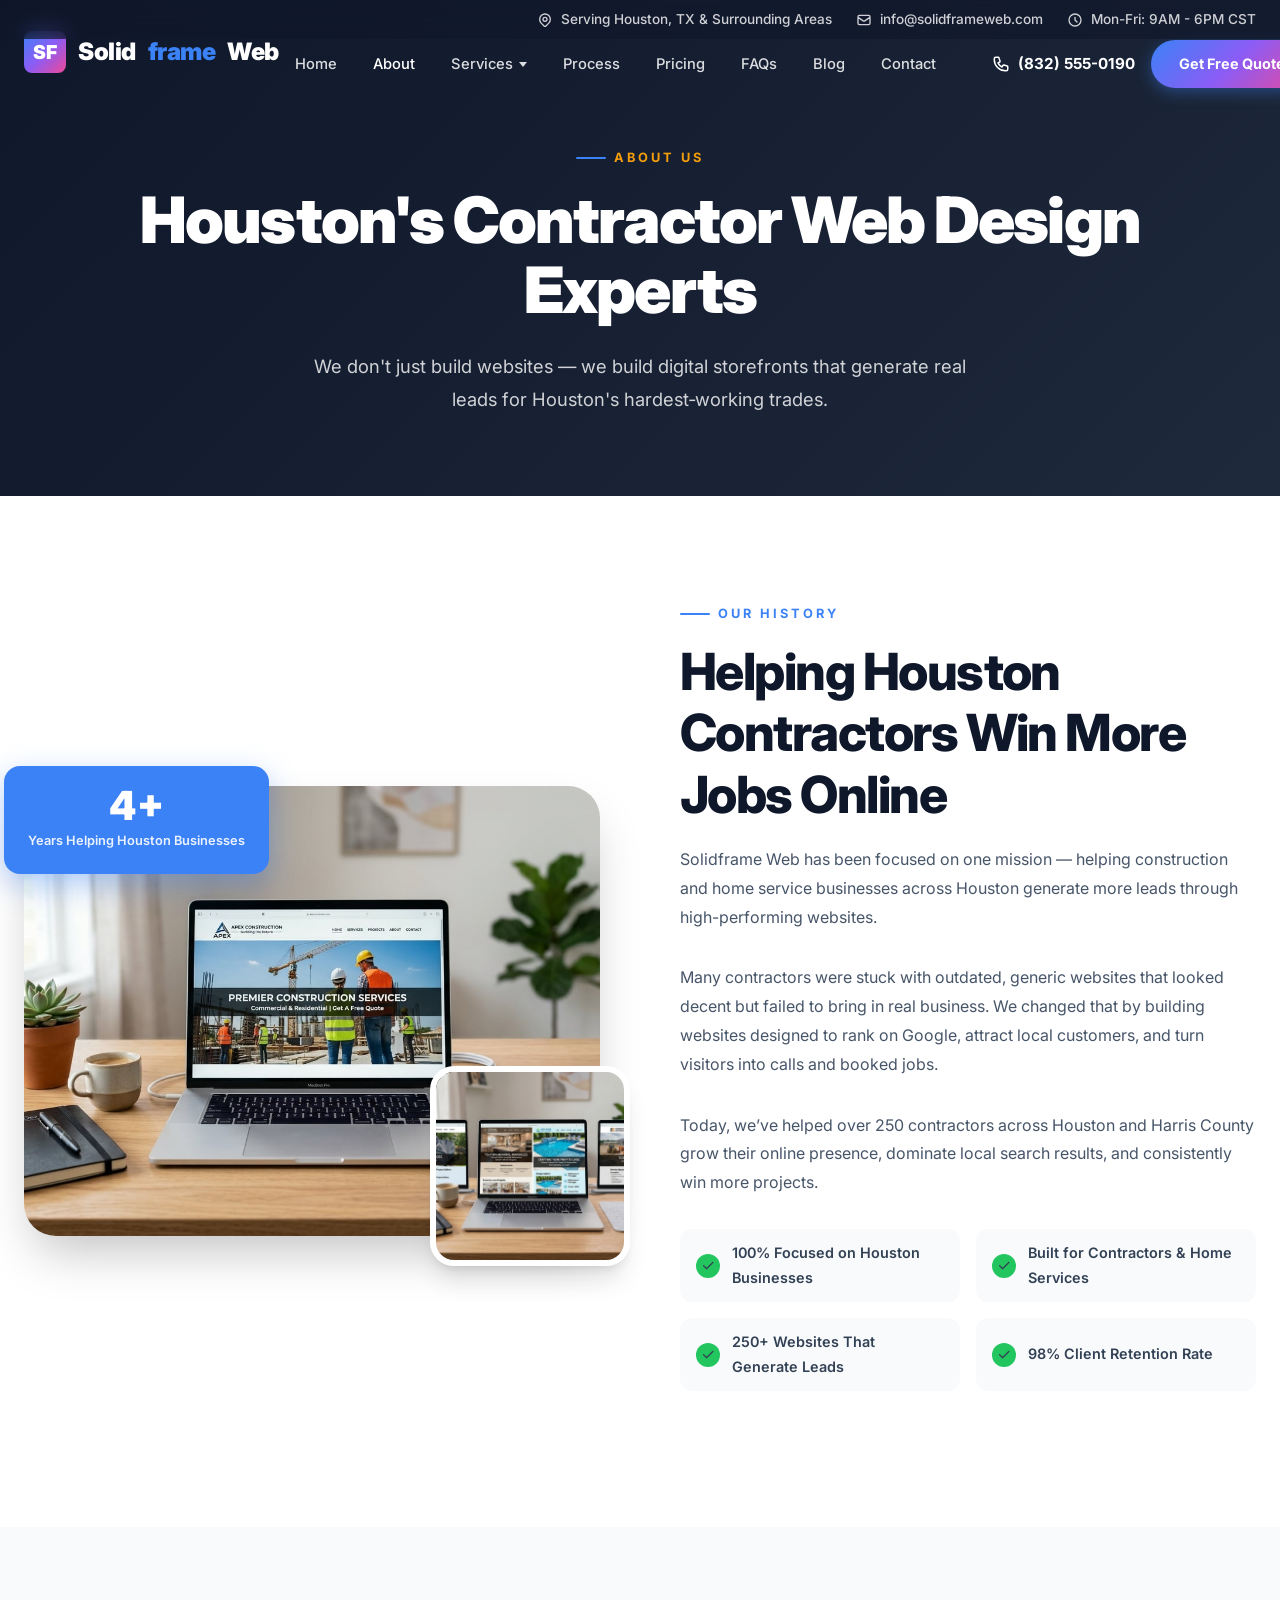
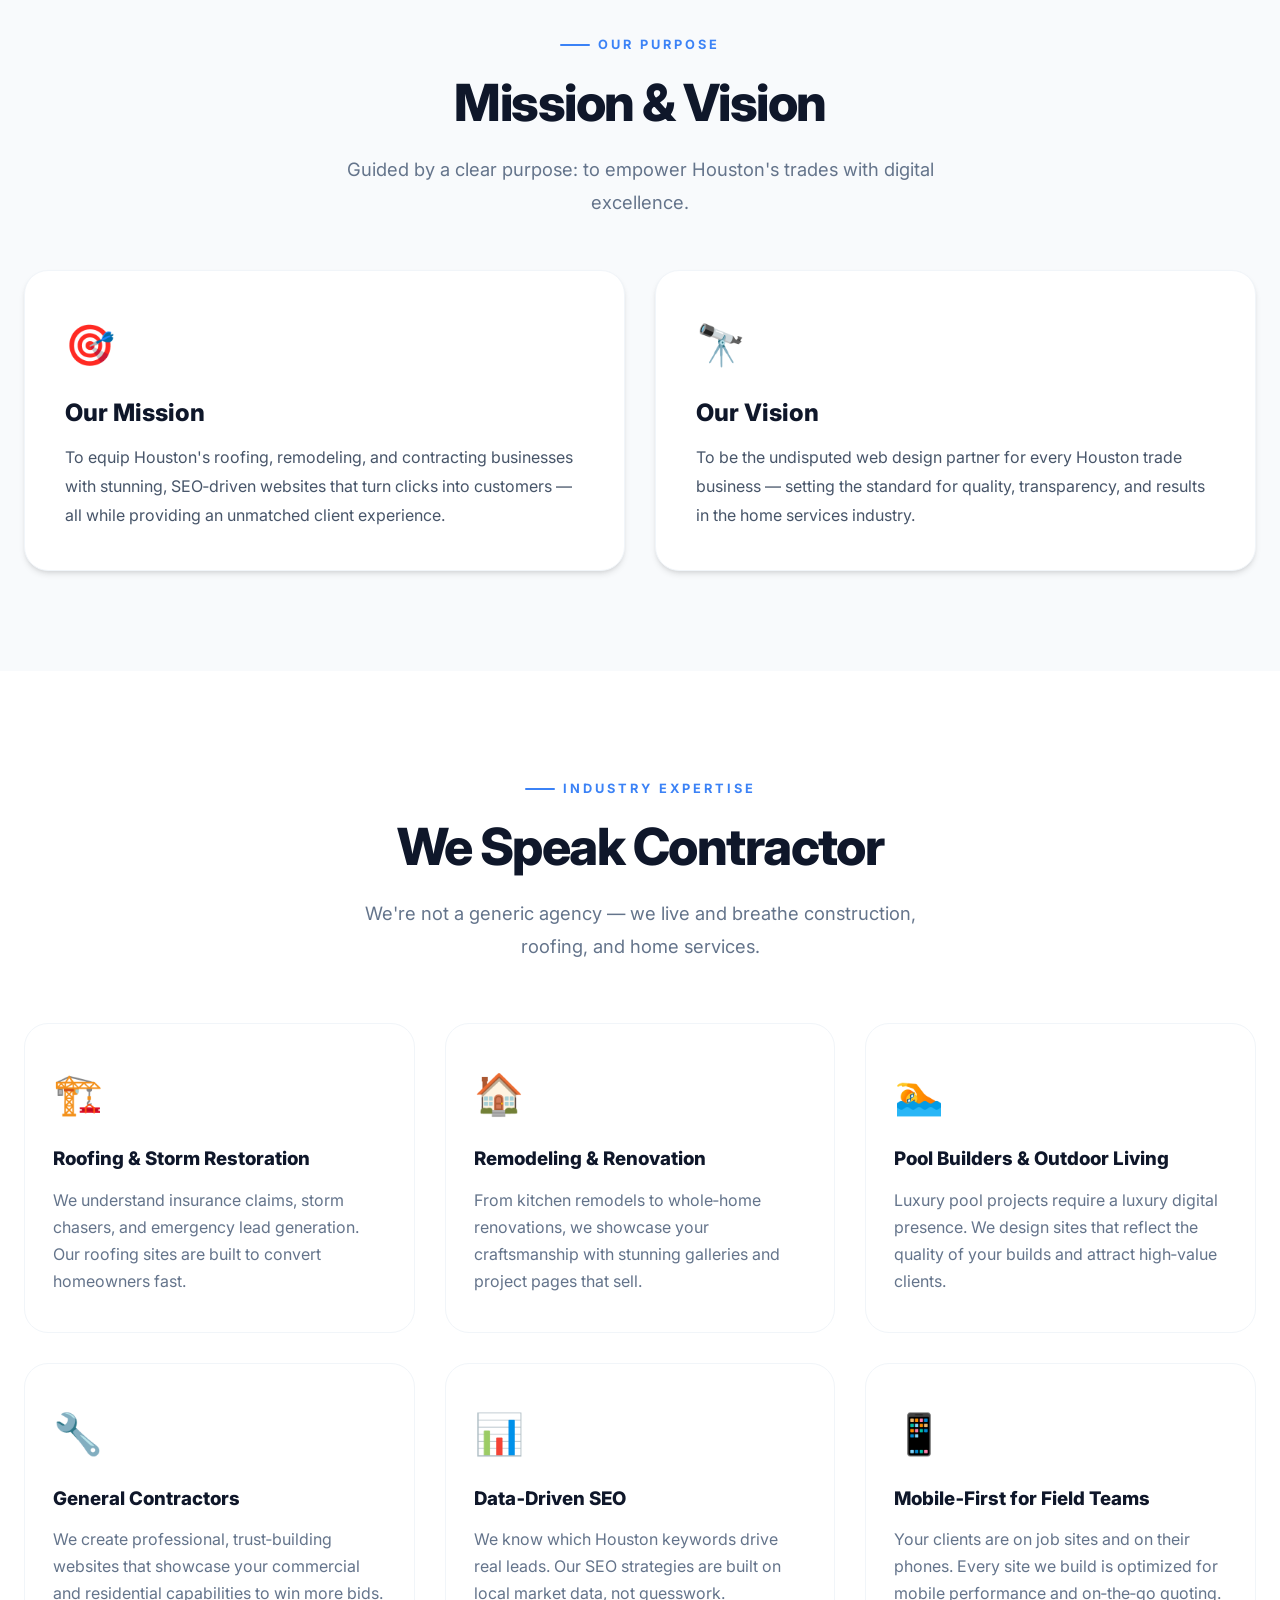
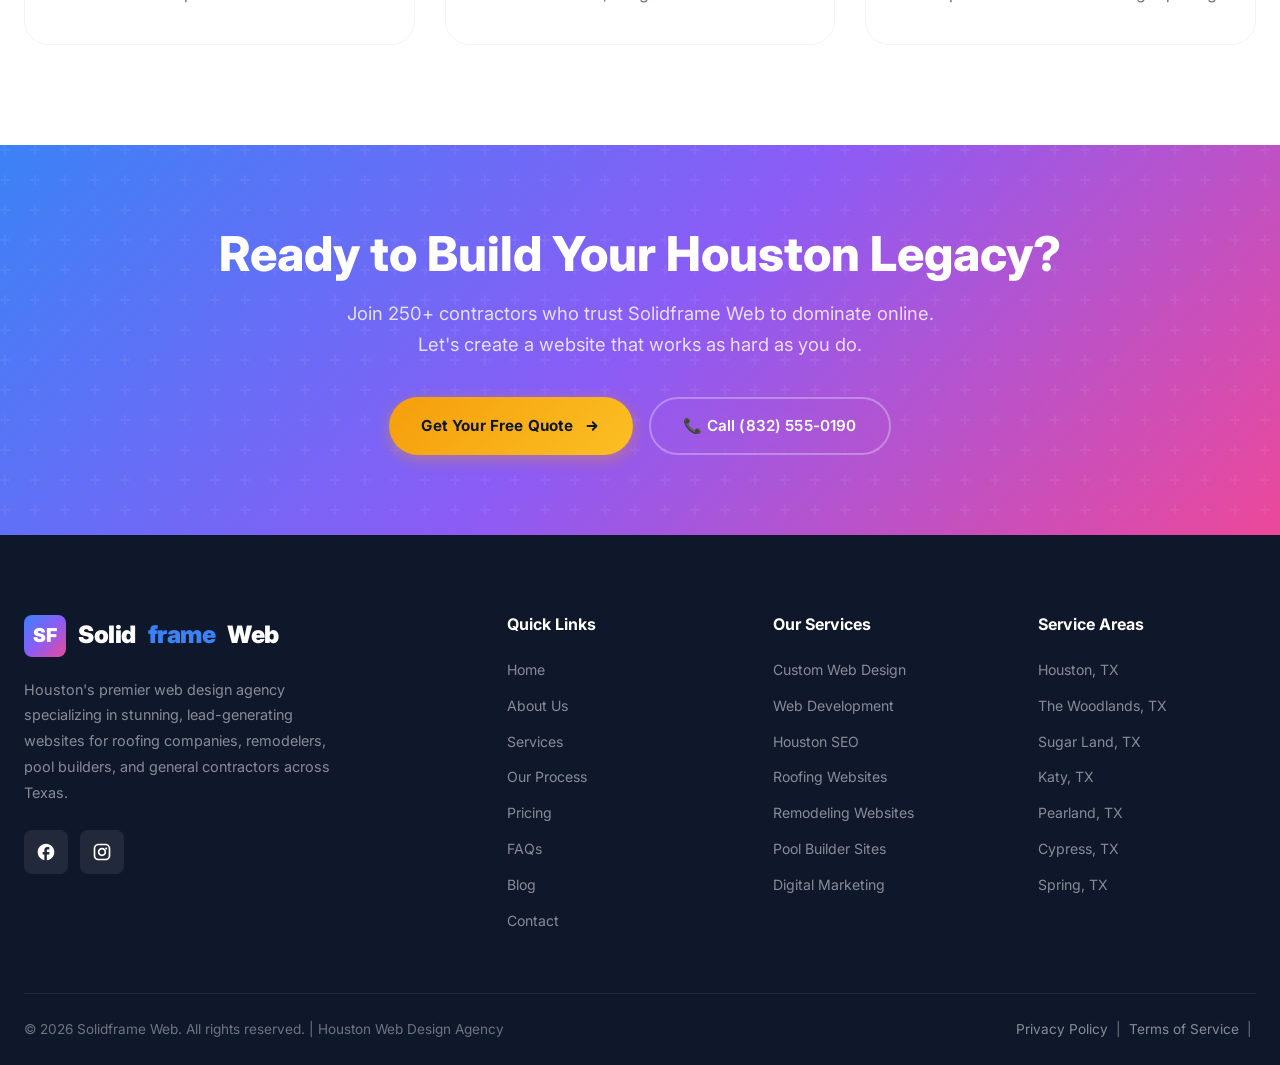
<file: about.html>
<!DOCTYPE html>
<html lang="en">
<head>
  <meta charset="UTF-8">
  <meta name="viewport" content="width=device-width, initial-scale=1.0">
  <!-- Primary Meta Tags -->
  <title>About Solidframe Web | Houston's Trusted Contractor Website Agency</title>
  <meta name="description" content="Learn about Solidframe Web — our history, mission, and deep expertise building high‑performance websites for Houston roofers, remodelers, pool builders, and general contractors.">
  <meta name="keywords" content="about Houston web design, contractor website experts, Solidframe Web history, mission vision Houston web agency">
  <meta name="author" content="Solidframe Web">
  <meta name="robots" content="index, follow">
  <link rel="canonical" href="https://www.solidframeweb.com/about.html">
  <!-- Open Graph -->
  <meta property="og:title" content="About Solidframe Web | Houston's Contractor Web Design Experts">
  <meta property="og:description" content="Discover our story, mission, and industry expertise. We build websites that help Houston trade businesses dominate online.">
  <meta property="og:type" content="website">
  <meta property="og:url" content="https://www.solidframeweb.com/about.html">
  <meta property="og:image" content="https://www.solidframeweb.com/og-image.jpg">
  <!-- Fonts & CSS -->
  <link rel="preconnect" href="https://fonts.googleapis.com">
  <link rel="preconnect" href="https://fonts.gstatic.com" crossorigin>
  <link href="https://fonts.googleapis.com/css2?family=Inter:wght@300;400;500;600;700;800;900&family=Playfair+Display:wght@700;800;900&display=swap" rel="stylesheet">
  <link rel="stylesheet" href="style.css">
</head>
<body>
  <!-- Mobile Overlay -->
  <div class="mobile-overlay" id="mobileOverlay"></div>

  <!-- Top Bar (same as index) -->
  <div class="nav-top-bar">
    <div class="container">
      <div class="nav-top-inner">
        <div class="nav-top-item">
          <svg xmlns="http://www.w3.org/2000/svg" fill="none" viewBox="0 0 24 24" stroke="currentColor" stroke-width="2"><path stroke-linecap="round" stroke-linejoin="round" d="M17.657 16.657L13.414 20.9a1.998 1.998 0 01-2.827 0l-4.244-4.243a8 8 0 1111.314 0z"/><path stroke-linecap="round" stroke-linejoin="round" d="M15 11a3 3 0 11-6 0 3 3 0 016 0z"/></svg>
          <span>Serving Houston, TX & Surrounding Areas</span>
        </div>
        <div class="nav-top-item">
          <svg xmlns="http://www.w3.org/2000/svg" fill="none" viewBox="0 0 24 24" stroke="currentColor" stroke-width="2"><path stroke-linecap="round" stroke-linejoin="round" d="M3 8l7.89 5.26a2 2 0 002.22 0L21 8M5 19h14a2 2 0 002-2V7a2 2 0 00-2-2H5a2 2 0 00-2 2v10a2 2 0 002 2z"/></svg>
          <a href="mailto:info@solidframeweb.com">info@solidframeweb.com</a>
        </div>
        <div class="nav-top-item">
          <svg xmlns="http://www.w3.org/2000/svg" fill="none" viewBox="0 0 24 24" stroke="currentColor" stroke-width="2"><path stroke-linecap="round" stroke-linejoin="round" d="M12 8v4l3 3m6-3a9 9 0 11-18 0 9 9 0 0118 0z"/></svg>
          <span>Mon-Fri: 9AM - 6PM CST</span>
        </div>
      </div>
    </div>
  </div>

  <!-- Navbar -->
  <nav class="navbar" id="navbar">
    <div class="container">
      <a href="index.html" class="nav-logo">
        <div class="logo-icon">SF</div>
        Solid<span>frame</span> Web
      </a>

      <div class="nav-main" id="navMain">
        <div class="nav-links">
          <a href="index.html" class="nav-link">Home</a>
          <a href="about.html" class="nav-link active">About</a>
          <div class="nav-dropdown">
            <a href="services.html" class="nav-link">Services</a>
            <div class="dropdown-menu">
              <a href="services.html#custom-design" class="dropdown-item"><div class="dropdown-icon">🌐</div><div class="dropdown-text"><h4>Custom Web Design</h4><p>Stunning, unique websites tailored to your brand</p></div></a>
              <a href="services.html#responsive" class="dropdown-item"><div class="dropdown-icon">📱</div><div class="dropdown-text"><h4>Responsive Development</h4><p>Pixel-perfect on every device</p></div></a>
              <a href="services.html#seo" class="dropdown-item"><div class="dropdown-icon">🔍</div><div class="dropdown-text"><h4>SEO Optimization</h4><p>Dominate Houston search rankings</p></div></a>
              <a href="services.html#roofing" class="dropdown-item"><div class="dropdown-icon">🏗️</div><div class="dropdown-text"><h4>Roofing Websites</h4><p>Lead-generating sites for roofers</p></div></a>
              <a href="services.html#remodeling" class="dropdown-item"><div class="dropdown-icon">🏠</div><div class="dropdown-text"><h4>Remodeling Websites</h4><p>Showcase your portfolio</p></div></a>
              <a href="services.html#pool" class="dropdown-item"><div class="dropdown-icon">🏊</div><div class="dropdown-text"><h4>Pool Builder Websites</h4><p>Attract high-value projects</p></div></a>
              <a href="services.html#contractor" class="dropdown-item"><div class="dropdown-icon">🔧</div><div class="dropdown-text"><h4>Contractor Websites</h4><p>Professional sites for GCs</p></div></a>
              <a href="services.html#marketing" class="dropdown-item"><div class="dropdown-icon">📈</div><div class="dropdown-text"><h4>Digital Marketing</h4><p>Grow your online presence</p></div></a>
            </div>
          </div>
          <a href="process.html" class="nav-link">Process</a>
          <a href="pricing.html" class="nav-link">Pricing</a>
          <a href="faq.html" class="nav-link">FAQs</a>
          <a href="blog.html" class="nav-link">Blog</a>
          <a href="contact.html" class="nav-link">Contact</a>
        </div>
        <div class="nav-actions">
          <a href="tel:+18325550190" class="nav-phone">
            <svg xmlns="http://www.w3.org/2000/svg" fill="none" viewBox="0 0 24 24" stroke="currentColor" stroke-width="2"><path stroke-linecap="round" stroke-linejoin="round" d="M3 5a2 2 0 012-2h3.28a1 1 0 01.948.684l1.498 4.493a1 1 0 01-.502 1.21l-2.257 1.13a11.042 11.042 0 005.516 5.516l1.13-2.257a1 1 0 011.21-.502l4.493 1.498a1 1 0 01.684.949V19a2 2 0 01-2 2h-1C9.716 21 3 14.284 3 6V5z"/></svg>
            (832) 555-0190
          </a>
          <a href="index.html#quote-form" class="nav-quote-btn">Get Free Quote</a>
        </div>
      </div>

      <div class="nav-toggle" id="navToggle">
        <span></span><span></span><span></span>
      </div>
    </div>
  </nav>

  <!-- Page Header -->
  <section class="page-header" style="background: linear-gradient(135deg, #0f172a 0%, #1e293b 100%); color: white; padding: 140px 0 80px; text-align: center;">
    <div class="container">
      <span class="section-label" style="color: var(--gold); justify-content: center;">About Us</span>
      <h1 class="hero-title">Houston's Contractor Web Design Experts</h1>
      <p class="section-subtitle" style="color: rgba(255,255,255,0.8); margin: 0 auto; max-width: 700px;">We don't just build websites — we build digital storefronts that generate real leads for Houston's hardest‑working trades.</p>
    </div>
  </section>

 <!-- History Section with Image -->
<section class="about section" id="history">
  <div class="container">
    <div class="about-grid">
      <div class="about-images fade-in-left">
        <div class="about-img-main">
          <img src="assets/solidcon.jpg" alt="Contractor reviewing website leads and project inquiries">
        </div>
        <div class="about-img-float">
          <img src="assets/solidcons.jpg" alt="Houston skyline representing local business growth">
        </div>
        <div class="about-experience">
          <span class="number">4+</span>
          <span class="label">Years Helping Houston Businesses</span>
        </div>
      </div>

      <div class="about-content fade-in-right">
        <span class="section-label">Our History</span>
        <h2 class="section-title">Helping Houston Contractors Win More Jobs Online</h2>

        <p class="about-text">
          Solidframe Web has been focused on one mission — helping construction and home service businesses across Houston generate more leads through high-performing websites.
        </p>

        <p class="about-text">
          Many contractors were stuck with outdated, generic websites that looked decent but failed to bring in real business. We changed that by building websites designed to rank on Google, attract local customers, and turn visitors into calls and booked jobs.
        </p>

        <p class="about-text">
          Today, we’ve helped over 250 contractors across Houston and Harris County grow their online presence, dominate local search results, and consistently win more projects.
        </p>

        <div class="about-features">
          <div class="about-feature">
            <div class="check">✓</div>
            <span>100% Focused on Houston Businesses</span>
          </div>
          <div class="about-feature">
            <div class="check">✓</div>
            <span>Built for Contractors & Home Services</span>
          </div>
          <div class="about-feature">
            <div class="check">✓</div>
            <span>250+ Websites That Generate Leads</span>
          </div>
          <div class="about-feature">
            <div class="check">✓</div>
            <span>98% Client Retention Rate</span>
          </div>
        </div>
      </div>
    </div>
  </div>
</section>

  <!-- Mission & Vision Section -->
  <section class="mission-vision section" style="background: var(--gray-50);">
    <div class="container">
      <div class="section-header text-center fade-in" style="text-align: center; margin-bottom: 50px;">
        <span class="section-label">Our Purpose</span>
        <h2 class="section-title">Mission & Vision</h2>
        <p class="section-subtitle" style="margin: 0 auto;">Guided by a clear purpose: to empower Houston's trades with digital excellence.</p>
      </div>
      <div class="mission-grid" style="display: grid; grid-template-columns: 1fr 1fr; gap: 30px;">
        <div class="mission-card fade-in-left" style="background: white; padding: 40px; border-radius: var(--radius-xl); box-shadow: var(--shadow-md); border: 1px solid var(--gray-100);">
          <div style="font-size: 2.5rem; margin-bottom: 20px;">🎯</div>
          <h3 style="font-size: 1.5rem; margin-bottom: 16px;">Our Mission</h3>
          <p style="color: var(--gray-600); line-height: 1.8;">To equip Houston's roofing, remodeling, and contracting businesses with stunning, SEO‑driven websites that turn clicks into customers — all while providing an unmatched client experience.</p>
        </div>
        <div class="vision-card fade-in-right" style="background: white; padding: 40px; border-radius: var(--radius-xl); box-shadow: var(--shadow-md); border: 1px solid var(--gray-100);">
          <div style="font-size: 2.5rem; margin-bottom: 20px;">🔭</div>
          <h3 style="font-size: 1.5rem; margin-bottom: 16px;">Our Vision</h3>
          <p style="color: var(--gray-600); line-height: 1.8;">To be the undisputed web design partner for every Houston trade business — setting the standard for quality, transparency, and results in the home services industry.</p>
        </div>
      </div>
    </div>
  </section>

  <!-- Expertise Section (Construction Industry Understanding) -->
  <section class="expertise section">
    <div class="container">
      <div class="expertise-header fade-in" style="text-align: center; margin-bottom: 60px;">
        <span class="section-label">Industry Expertise</span>
        <h2 class="section-title">We Speak Contractor</h2>
        <p class="section-subtitle" style="margin: 0 auto;">We're not a generic agency — we live and breathe construction, roofing, and home services.</p>
      </div>
      <div class="expertise-grid" style="display: grid; grid-template-columns: repeat(3, 1fr); gap: 30px;">
        <div class="expertise-card fade-in" style="background: white; padding: 36px 28px; border-radius: var(--radius-xl); border: 1px solid var(--gray-100); transition: var(--transition);">
          <div style="font-size: 2.5rem; margin-bottom: 20px;">🏗️</div>
          <h3 style="margin-bottom: 16px;">Roofing & Storm Restoration</h3>
          <p style="color: var(--gray-500); line-height: 1.7;">We understand insurance claims, storm chasers, and emergency lead generation. Our roofing sites are built to convert homeowners fast.</p>
        </div>
        <div class="expertise-card fade-in" style="background: white; padding: 36px 28px; border-radius: var(--radius-xl); border: 1px solid var(--gray-100);">
          <div style="font-size: 2.5rem; margin-bottom: 20px;">🏠</div>
          <h3 style="margin-bottom: 16px;">Remodeling & Renovation</h3>
          <p style="color: var(--gray-500); line-height: 1.7;">From kitchen remodels to whole‑home renovations, we showcase your craftsmanship with stunning galleries and project pages that sell.</p>
        </div>
        <div class="expertise-card fade-in" style="background: white; padding: 36px 28px; border-radius: var(--radius-xl); border: 1px solid var(--gray-100);">
          <div style="font-size: 2.5rem; margin-bottom: 20px;">🏊</div>
          <h3 style="margin-bottom: 16px;">Pool Builders & Outdoor Living</h3>
          <p style="color: var(--gray-500); line-height: 1.7;">Luxury pool projects require a luxury digital presence. We design sites that reflect the quality of your builds and attract high‑value clients.</p>
        </div>
        <div class="expertise-card fade-in" style="background: white; padding: 36px 28px; border-radius: var(--radius-xl); border: 1px solid var(--gray-100);">
          <div style="font-size: 2.5rem; margin-bottom: 20px;">🔧</div>
          <h3 style="margin-bottom: 16px;">General Contractors</h3>
          <p style="color: var(--gray-500); line-height: 1.7;">We create professional, trust‑building websites that showcase your commercial and residential capabilities to win more bids.</p>
        </div>
        <div class="expertise-card fade-in" style="background: white; padding: 36px 28px; border-radius: var(--radius-xl); border: 1px solid var(--gray-100);">
          <div style="font-size: 2.5rem; margin-bottom: 20px;">📊</div>
          <h3 style="margin-bottom: 16px;">Data‑Driven SEO</h3>
          <p style="color: var(--gray-500); line-height: 1.7;">We know which Houston keywords drive real leads. Our SEO strategies are built on local market data, not guesswork.</p>
        </div>
        <div class="expertise-card fade-in" style="background: white; padding: 36px 28px; border-radius: var(--radius-xl); border: 1px solid var(--gray-100);">
          <div style="font-size: 2.5rem; margin-bottom: 20px;">📱</div>
          <h3 style="margin-bottom: 16px;">Mobile‑First for Field Teams</h3>
          <p style="color: var(--gray-500); line-height: 1.7;">Your clients are on job sites and on their phones. Every site we build is optimized for mobile performance and on‑the‑go quoting.</p>
        </div>
      </div>
    </div>
  </section>

  <!-- Call to Action Section -->
  <section class="cta" style="background: var(--gradient-1);">
    <div class="container">
      <h2>Ready to Build Your Houston Legacy?</h2>
      <p>Join 250+ contractors who trust Solidframe Web to dominate online. Let's create a website that works as hard as you do.</p>
      <div class="cta-buttons">
        <a href="index.html#quote-form" class="btn btn-gold">
          Get Your Free Quote
          <svg xmlns="http://www.w3.org/2000/svg" width="18" height="18" fill="none" viewBox="0 0 24 24" stroke="currentColor" stroke-width="2.5"><path stroke-linecap="round" stroke-linejoin="round" d="M13 7l5 5m0 0l-5 5m5-5H6"/></svg>
        </a>
        <a href="tel:+18325550190" class="btn btn-secondary">
          📞 Call (832) 555-0190
        </a>
      </div>
    </div>
  </section>

<!-- Footer -->
<footer class="footer">
  <div class="container">
    <div class="footer-grid">
      <div class="footer-brand">
        <a href="index.html" class="nav-logo">
          <div class="logo-icon">SF</div>
          Solid<span>frame</span> Web
        </a>
        <p>Houston's premier web design agency specializing in stunning, lead-generating websites for roofing companies, remodelers, pool builders, and general contractors across Texas.</p>
        <div class="contact-socials">
          <!-- Facebook -->
<a href="#" class="social-link" aria-label="Facebook">
  <svg xmlns="http://www.w3.org/2000/svg" width="20" height="20" fill="currentColor" viewBox="0 0 24 24">
    <path d="M22 12c0-5.52-4.48-10-10-10S2 6.48 2 12c0 4.84 3.44 8.87 8 9.8V15H8v-3h2V9.5C10 7.57 11.57 6 13.5 6H16v3h-2c-.55 0-1 .45-1 1v2h3v3h-3v6.95c5.05-.5 9-4.76 9-9.95z"/>
  </svg>
</a>

<!-- Instagram -->
<a href="#" class="social-link" aria-label="Instagram">
  <svg xmlns="http://www.w3.org/2000/svg" width="20" height="20" fill="currentColor" viewBox="0 0 24 24">
    <path d="M7.8 2h8.4C19.4 2 22 4.6 22 7.8v8.4c0 3.2-2.6 5.8-5.8 5.8H7.8C4.6 22 2 19.4 2 16.2V7.8C2 4.6 4.6 2 7.8 2zm-.2 2C5.6 4 4 5.6 4 7.6v8.8C4 18.4 5.6 20 7.6 20h8.8c2 0 3.6-1.6 3.6-3.6V7.6C20 5.6 18.4 4 16.4 4H7.6zm9.4 2.5a1.25 1.25 0 110 2.5 1.25 1.25 0 010-2.5zM12 7c2.8 0 5 2.2 5 5s-2.2 5-5 5-5-2.2-5-5 2.2-5 5-5zm0 2c-1.7 0-3 1.3-3 3s1.3 3 3 3 3-1.3 3-3-1.3-3-3-3z"/>
  </svg>
</a>
        </div>
      </div>
      <div>
        <h4>Quick Links</h4>
        <div class="footer-links">
          <a href="index.html">Home</a>
          <a href="about.html">About Us</a>
          <a href="services.html">Services</a>
          <a href="process.html">Our Process</a>
          <a href="pricing.html">Pricing</a>
          <a href="faq.html">FAQs</a>
          <a href="blog.html">Blog</a>
          <a href="contact.html">Contact</a>
        </div>
      </div>
      <div>
        <h4>Our Services</h4>
        <div class="footer-links">
          <a href="services.html">Custom Web Design</a>
          <a href="services.html">Web Development</a>
          <a href="services.html">Houston SEO</a>
          <a href="services.html">Roofing Websites</a>
          <a href="services.html">Remodeling Websites</a>
          <a href="services.html">Pool Builder Sites</a>
          <a href="services.html">Digital Marketing</a>
        </div>
      </div>
      <div>
        <h4>Service Areas</h4>
        <div class="footer-links">
          <a href="#">Houston, TX</a>
          <a href="#">The Woodlands, TX</a>
          <a href="#">Sugar Land, TX</a>
          <a href="#">Katy, TX</a>
          <a href="#">Pearland, TX</a>
          <a href="#">Cypress, TX</a>
          <a href="#">Spring, TX</a>
        </div>
      </div>
    </div>
    <div class="footer-bottom">
      <p>&copy; 2026 Solidframe Web. All rights reserved. | Houston Web Design Agency</p>
      <p>
        <a href="privacy.html" style="color: rgba(255,255,255,0.5);">Privacy Policy</a> &nbsp;|&nbsp;
        <a href="terms.html" style="color: rgba(255,255,255,0.5);">Terms of Service</a> &nbsp;|&nbsp;
      </p>
    </div>
  </div>
</footer>
</file>
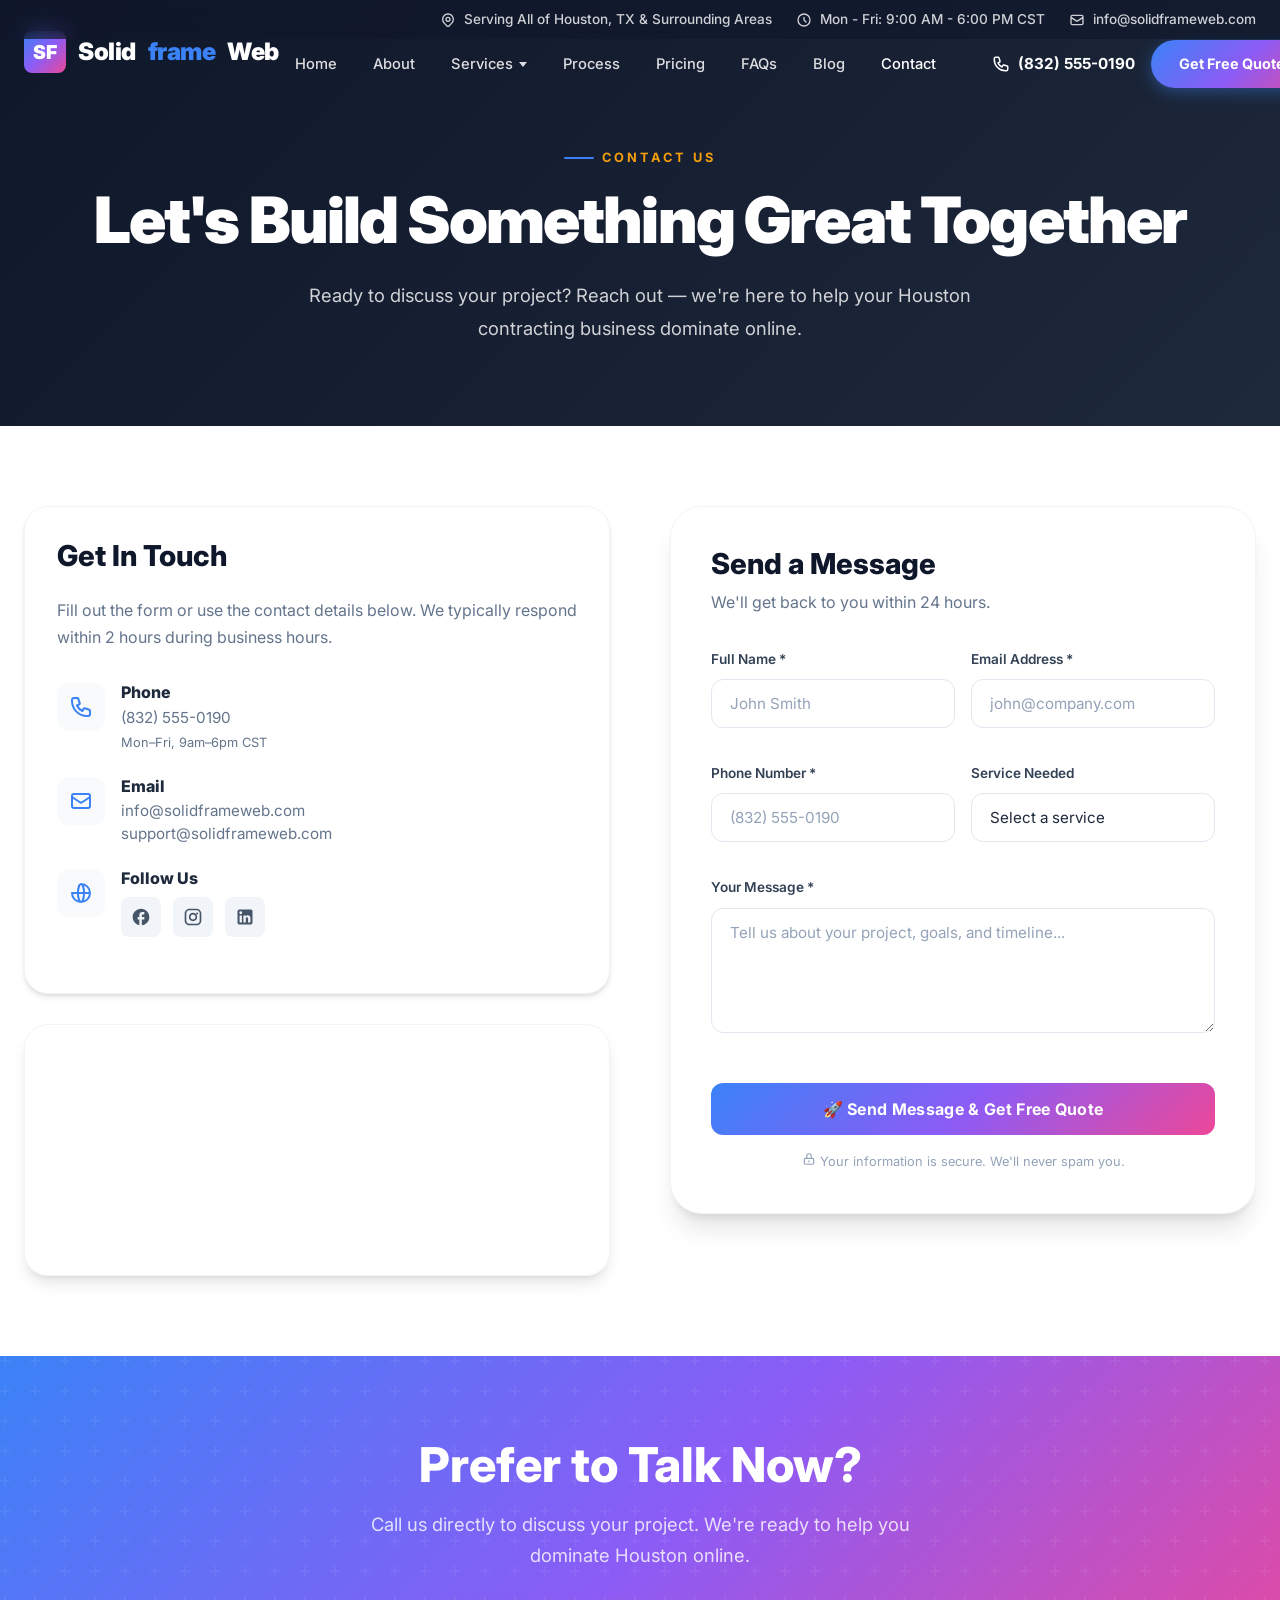
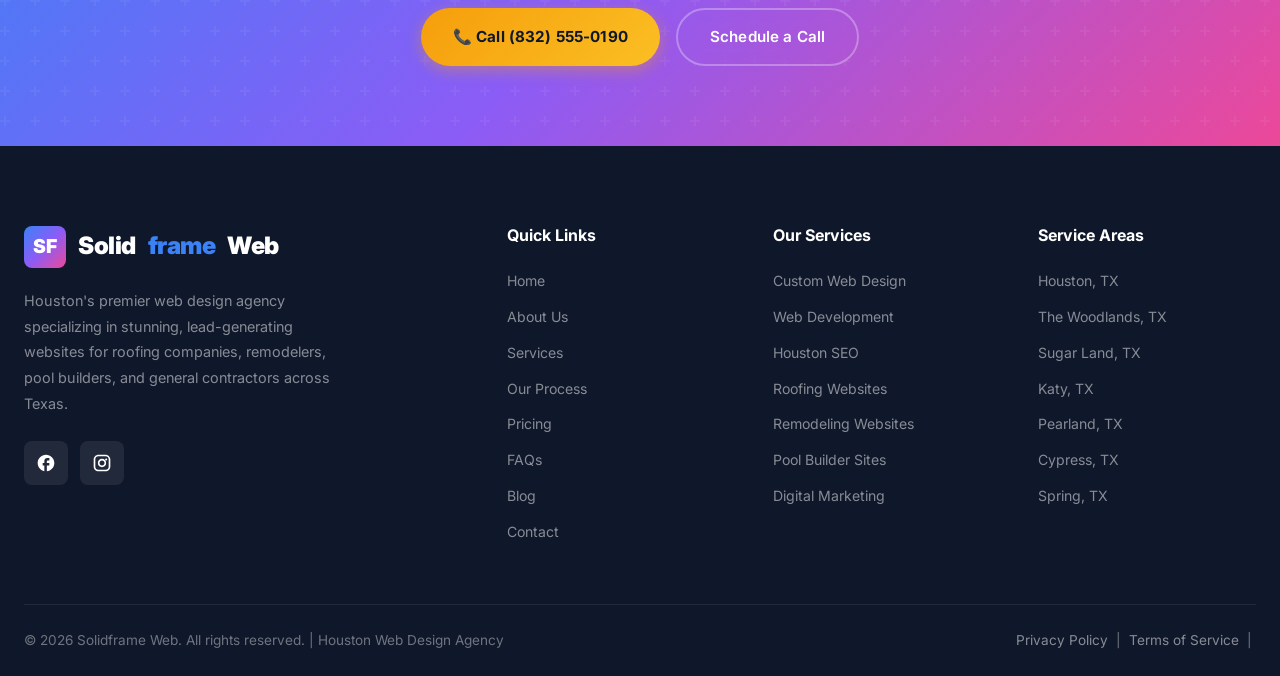
<file: contact.html>
<!DOCTYPE html>
<html lang="en">
<head>
  <meta charset="UTF-8">
  <meta name="viewport" content="width=device-width, initial-scale=1.0">
  <!-- Primary Meta Tags -->
  <title>Contact Solidframe Web | Houston Web Design Agency | Get a Free Quote</title>
  <meta name="description" content="Contact Houston's top web design agency for contractors. Call, email, or visit us. Request a free quote for your roofing, remodeling, or pool builder website.">
  <meta name="keywords" content="contact Houston web design, web design agency Houston TX, contractor website quote, Solidframe Web contact">
  <meta name="author" content="Solidframe Web">
  <meta name="robots" content="index, follow">
  <link rel="canonical" href="https://www.solidframeweb.com/contact.html">
  <!-- Open Graph -->
  <meta property="og:title" content="Contact Solidframe Web | Houston Web Design Agency">
  <meta property="og:description" content="Get in touch with Houston's trusted web design partner for contractors. Request your free quote today.">
  <meta property="og:type" content="website">
  <meta property="og:url" content="https://www.solidframeweb.com/contact.html">
  <meta property="og:image" content="https://www.solidframeweb.com/og-image.jpg">
  <!-- Fonts & CSS -->
  <link rel="preconnect" href="https://fonts.googleapis.com">
  <link rel="preconnect" href="https://fonts.gstatic.com" crossorigin>
  <link href="https://fonts.googleapis.com/css2?family=Inter:wght@300;400;500;600;700;800;900&family=Playfair+Display:wght@700;800;900&display=swap" rel="stylesheet">
  <link rel="stylesheet" href="style.css">
  <style>
    /* Additional contact-specific styles */
    .contact-info-card {
      background: white;
      border-radius: var(--radius-xl);
      padding: 32px;
      box-shadow: var(--shadow-md);
      border: 1px solid var(--gray-100);
      height: 100%;
    }
    .map-container {
      border-radius: var(--radius-xl);
      overflow: hidden;
      box-shadow: var(--shadow-lg);
      border: 1px solid var(--gray-100);
    }
    .contact-method {
      display: flex;
      align-items: flex-start;
      gap: 16px;
      margin-bottom: 24px;
    }
    .contact-method-icon {
      width: 48px;
      height: 48px;
      background: var(--gray-50);
      border-radius: var(--radius-md);
      display: flex;
      align-items: center;
      justify-content: center;
      font-size: 1.5rem;
      flex-shrink: 0;
    }
    .contact-method-content h4 {
      font-size: 1rem;
      margin-bottom: 4px;
    }
    .contact-method-content p, .contact-method-content a {
      color: var(--gray-500);
      font-size: 0.95rem;
    }
    .contact-method-content a:hover {
      color: var(--accent);
    }
    .social-link svg {
      width: 20px;
      height: 20px;
      fill: currentColor;
    }
  </style>
</head>
<body>
  <!-- Mobile Overlay -->
  <div class="mobile-overlay" id="mobileOverlay"></div>

  <!-- Top Bar -->
  <div class="nav-top-bar">
    <div class="container">
      <div class="nav-top-inner">
        <div class="nav-top-item">
          <svg xmlns="http://www.w3.org/2000/svg" fill="none" viewBox="0 0 24 24" stroke="currentColor" stroke-width="2"><path stroke-linecap="round" stroke-linejoin="round" d="M17.657 16.657L13.414 20.9a1.998 1.998 0 01-2.827 0l-4.244-4.243a8 8 0 1111.314 0z"/><path stroke-linecap="round" stroke-linejoin="round" d="M15 11a3 3 0 11-6 0 3 3 0 016 0z"/></svg>
          <span>Serving All of Houston, TX & Surrounding Areas</span>
        </div>
        <div class="nav-top-item">
          <svg xmlns="http://www.w3.org/2000/svg" fill="none" viewBox="0 0 24 24" stroke="currentColor" stroke-width="2"><path stroke-linecap="round" stroke-linejoin="round" d="M12 8v4l3 3m6-3a9 9 0 11-18 0 9 9 0 0118 0z"/></svg>
          <span>Mon - Fri: 9:00 AM - 6:00 PM CST</span>
        </div>
        <div class="nav-top-item">
          <svg xmlns="http://www.w3.org/2000/svg" fill="none" viewBox="0 0 24 24" stroke="currentColor" stroke-width="2"><path stroke-linecap="round" stroke-linejoin="round" d="M3 8l7.89 5.26a2 2 0 002.22 0L21 8M5 19h14a2 2 0 002-2V7a2 2 0 00-2-2H5a2 2 0 00-2 2v10a2 2 0 002 2z"/></svg>
          <a href="mailto:info@solidframeweb.com">info@solidframeweb.com</a>
        </div>
      </div>
    </div>
  </div>

  <!-- Navbar -->
  <nav class="navbar" id="navbar">
    <div class="container">
      <a href="index.html" class="nav-logo">
        <div class="logo-icon">SF</div>
        Solid<span>frame</span> Web
      </a>

      <div class="nav-main" id="navMain">
        <div class="nav-links">
          <a href="index.html" class="nav-link">Home</a>
          <a href="about.html" class="nav-link">About</a>
          <div class="nav-dropdown">
            <a href="services.html" class="nav-link">Services</a>
            <div class="dropdown-menu">
              <a href="services.html#custom-design" class="dropdown-item"><div class="dropdown-icon">🌐</div><div class="dropdown-text"><h4>Custom Web Design</h4><p>Stunning, unique websites</p></div></a>
              <a href="services.html#responsive" class="dropdown-item"><div class="dropdown-icon">📱</div><div class="dropdown-text"><h4>Responsive Development</h4><p>Pixel-perfect on every device</p></div></a>
              <a href="services.html#seo" class="dropdown-item"><div class="dropdown-icon">🔍</div><div class="dropdown-text"><h4>SEO Optimization</h4><p>Dominate Houston search</p></div></a>
              <a href="services.html#roofing" class="dropdown-item"><div class="dropdown-icon">🏗️</div><div class="dropdown-text"><h4>Roofing Websites</h4><p>Lead generation for roofers</p></div></a>
              <a href="services.html#remodeling" class="dropdown-item"><div class="dropdown-icon">🏠</div><div class="dropdown-text"><h4>Remodeling Websites</h4><p>Showcase your portfolio</p></div></a>
              <a href="services.html#pool" class="dropdown-item"><div class="dropdown-icon">🏊</div><div class="dropdown-text"><h4>Pool Builder Websites</h4><p>Attract high‑value projects</p></div></a>
              <a href="services.html#contractor" class="dropdown-item"><div class="dropdown-icon">🔧</div><div class="dropdown-text"><h4>Contractor Websites</h4><p>Professional sites for GCs</p></div></a>
              <a href="services.html#marketing" class="dropdown-item"><div class="dropdown-icon">📈</div><div class="dropdown-text"><h4>Digital Marketing</h4><p>Grow your online presence</p></div></a>
            </div>
          </div>
          <a href="process.html" class="nav-link">Process</a>
          <a href="pricing.html" class="nav-link">Pricing</a>
          <a href="faq.html" class="nav-link">FAQs</a>
          <a href="blog.html" class="nav-link">Blog</a>
          <a href="contact.html" class="nav-link active">Contact</a>
        </div>
        <div class="nav-actions">
          <a href="tel:+18325550190" class="nav-phone">
            <svg xmlns="http://www.w3.org/2000/svg" fill="none" viewBox="0 0 24 24" stroke="currentColor" stroke-width="2"><path stroke-linecap="round" stroke-linejoin="round" d="M3 5a2 2 0 012-2h3.28a1 1 0 01.948.684l1.498 4.493a1 1 0 01-.502 1.21l-2.257 1.13a11.042 11.042 0 005.516 5.516l1.13-2.257a1 1 0 011.21-.502l4.493 1.498a1 1 0 01.684.949V19a2 2 0 01-2 2h-1C9.716 21 3 14.284 3 6V5z"/></svg>
            (832) 555-0190
          </a>
          <a href="index.html#quote-form" class="nav-quote-btn">Get Free Quote →</a>
        </div>
      </div>

      <div class="nav-toggle" id="navToggle">
        <span></span><span></span><span></span>
      </div>
    </div>
  </nav>

  <!-- Page Header -->
  <section class="page-header" style="background: linear-gradient(135deg, #0f172a 0%, #1e293b 100%); color: white; padding: 140px 0 80px; text-align: center;">
    <div class="container">
      <span class="section-label" style="color: var(--gold); justify-content: center;">Contact Us</span>
      <h1 class="hero-title">Let's Build Something Great Together</h1>
      <p class="section-subtitle" style="color: rgba(255,255,255,0.8); margin: 0 auto; max-width: 700px;">Ready to discuss your project? Reach out — we're here to help your Houston contracting business dominate online.</p>
    </div>
  </section>

  <!-- Contact Section -->
  <section class="contact section">
    <div class="container">
      <div class="contact-grid" style="display: grid; grid-template-columns: 1fr 1fr; gap: 60px;">
        <!-- Left Column: Contact Info & Map -->
        <div class="fade-in-left">
          <div class="contact-info-card">
            <h2 style="font-size: 1.8rem; margin-bottom: 24px;">Get In Touch</h2>
            <p style="color: var(--gray-500); margin-bottom: 32px;">Fill out the form or use the contact details below. We typically respond within 2 hours during business hours.</p>
            
            <div class="contact-method">
              <div class="contact-method-icon">
                <svg width="24" height="24" fill="none" stroke="currentColor" stroke-width="2" viewBox="0 0 24 24"><path stroke-linecap="round" stroke-linejoin="round" d="M3 5a2 2 0 012-2h3.28a1 1 0 01.948.684l1.498 4.493a1 1 0 01-.502 1.21l-2.257 1.13a11.042 11.042 0 005.516 5.516l1.13-2.257a1 1 0 011.21-.502l4.493 1.498a1 1 0 01.684.949V19a2 2 0 01-2 2h-1C9.716 21 3 14.284 3 6V5z"/></svg>
              </div>
              <div class="contact-method-content">
                <h4>Phone</h4>
                <p><a href="tel:+18325550190">(832) 555-0190</a></p>
                <p style="font-size: 0.8rem; margin-top: 4px;">Mon–Fri, 9am–6pm CST</p>
              </div>
            </div>
            
            <div class="contact-method">
              <div class="contact-method-icon">
                <svg width="24" height="24" fill="none" stroke="currentColor" stroke-width="2" viewBox="0 0 24 24"><path stroke-linecap="round" stroke-linejoin="round" d="M3 8l7.89 5.26a2 2 0 002.22 0L21 8M5 19h14a2 2 0 002-2V7a2 2 0 00-2-2H5a2 2 0 00-2 2v10a2 2 0 002 2z"/></svg>
              </div>
              <div class="contact-method-content">
                <h4>Email</h4>
                <p><a href="mailto:hello@solidframeweb.com">info@solidframeweb.com</a></p>
                <p><a href="mailto:support@solidframeweb.com">support@solidframeweb.com</a></p>
              </div>
            </div>
            
            <div class="contact-method">
              <div class="contact-method-icon">
                <svg width="24" height="24" fill="none" stroke="currentColor" stroke-width="2" viewBox="0 0 24 24"><path stroke-linecap="round" stroke-linejoin="round" d="M21 12a9 9 0 01-9 9m9-9a9 9 0 00-9-9m9 9H3m9 9a9 9 0 01-9-9m9 9c1.657 0 3-4.03 3-9s-1.343-9-3-9m0 18c-1.657 0-3-4.03-3-9s1.343-9 3-9"/></svg>
              </div>
              <div class="contact-method-content">
                <h4>Follow Us</h4>
                <div style="display: flex; gap: 12px; margin-top: 8px;">
                  <a href="#" class="social-link" style="background: var(--gray-100); width: 40px; height: 40px;" aria-label="Facebook">
                    <svg fill="currentColor" viewBox="0 0 24 24"><path d="M22 12c0-5.52-4.48-10-10-10S2 6.48 2 12c0 4.84 3.44 8.87 8 9.8V15H8v-3h2V9.5C10 7.57 11.57 6 13.5 6H16v3h-2c-.55 0-1 .45-1 1v2h3v3h-3v6.95c5.05-.5 9-4.76 9-9.95z"/></svg>
                  </a>
                  <a href="#" class="social-link" style="background: var(--gray-100); width: 40px; height: 40px;" aria-label="Instagram">
                    <svg fill="currentColor" viewBox="0 0 24 24"><path d="M7.8 2h8.4C19.4 2 22 4.6 22 7.8v8.4c0 3.2-2.6 5.8-5.8 5.8H7.8C4.6 22 2 19.4 2 16.2V7.8C2 4.6 4.6 2 7.8 2zm-.2 2C5.6 4 4 5.6 4 7.6v8.8C4 18.4 5.6 20 7.6 20h8.8c2 0 3.6-1.6 3.6-3.6V7.6C20 5.6 18.4 4 16.4 4H7.6zm9.4 2.5a1.25 1.25 0 110 2.5 1.25 1.25 0 010-2.5zM12 7c2.8 0 5 2.2 5 5s-2.2 5-5 5-5-2.2-5-5 2.2-5 5-5zm0 2c-1.7 0-3 1.3-3 3s1.3 3 3 3 3-1.3 3-3-1.3-3-3-3z"/></svg>
                  </a>
                  <a href="#" class="social-link" style="background: var(--gray-100); width: 40px; height: 40px;" aria-label="LinkedIn">
                    <svg fill="currentColor" viewBox="0 0 24 24"><path d="M19 3a2 2 0 0 1 2 2v14a2 2 0 0 1-2 2H5a2 2 0 0 1-2-2V5a2 2 0 0 1 2-2h14zm-.5 15.5v-5.3a3.26 3.26 0 0 0-3.26-3.26c-.85 0-1.84.52-2.32 1.3v-1.11h-2.79v8.37h2.79v-4.93c0-.77.62-1.4 1.39-1.4a1.4 1.4 0 0 1 1.4 1.4v4.93h2.79zM6.88 8.56a1.68 1.68 0 0 0 1.68-1.68c0-.93-.75-1.69-1.68-1.69a1.69 1.69 0 0 0-1.69 1.69c0 .93.76 1.68 1.69 1.68zm1.39 9.94v-8.37H5.5v8.37h2.77z"/></svg>
                  </a>
                </div>
              </div>
            </div>
          </div>
          
          <div class="map-container" style="margin-top: 30px;">
            <iframe src="https://www.google.com/maps/embed?pb=!1m18!1m12!1m3!1d3462.89529923456!2d-95.3698!3d29.7604!2m3!1f0!2f0!3f0!3m2!1i1024!2i768!4f13.1!3m3!1m2!1s0x8640bfb5f5b5b5b5%3A0x1234567890abcdef!2s1200%20McKinney%20St%2C%20Houston%2C%20TX%2077010!5e0!3m2!1sen!2sus!4v1616161616161!5m2!1sen!2sus" width="100%" height="250" style="border:0;" allowfullscreen="" loading="lazy" referrerpolicy="no-referrer-when-downgrade" title="Solidframe Web Houston Office Location"></iframe>
          </div>
        </div>
        
        <!-- Right Column: Contact Form -->
        <div class="fade-in-right">
          <div class="contact-form" style="background: white; border-radius: var(--radius-2xl); padding: 40px; box-shadow: var(--shadow-xl); border: 1px solid var(--gray-100);">
            <h3 style="font-size: 1.8rem; margin-bottom: 8px; color: var(--gray-900);">Send a Message</h3>
            <p style="color: var(--gray-500); margin-bottom: 32px;">We'll get back to you within 24 hours.</p>
            
            <form id="contactForm">
              <div class="form-row" style="display: grid; grid-template-columns: 1fr 1fr; gap: 16px;">
                <div class="form-group">
                  <label for="contact-name">Full Name *</label>
                  <input type="text" id="contact-name" name="name" placeholder="John Smith" required style="width:100%; padding:14px 18px; border:1px solid var(--gray-200); border-radius: var(--radius-md);">
                </div>
                <div class="form-group">
                  <label for="contact-email">Email Address *</label>
                  <input type="email" id="contact-email" name="email" placeholder="john@company.com" required style="width:100%; padding:14px 18px; border:1px solid var(--gray-200); border-radius: var(--radius-md);">
                </div>
              </div>
              
              <div class="form-row" style="display: grid; grid-template-columns: 1fr 1fr; gap: 16px; margin-top: 16px;">
                <div class="form-group">
                  <label for="contact-phone">Phone Number *</label>
                  <input type="tel" id="contact-phone" name="phone" placeholder="(832) 555-0190" required style="width:100%; padding:14px 18px; border:1px solid var(--gray-200); border-radius: var(--radius-md);">
                </div>
                <div class="form-group">
                  <label for="contact-service">Service Needed</label>
                  <select id="contact-service" name="service" style="width:100%; padding:14px 18px; border:1px solid var(--gray-200); border-radius: var(--radius-md);">
                    <option value="">Select a service</option>
                    <option value="custom-web-design">Custom Web Design</option>
                    <option value="roofing-website">Roofing Website</option>
                    <option value="remodeling-website">Remodeling Website</option>
                    <option value="pool-builder-website">Pool Builder Website</option>
                    <option value="contractor-website">Contractor Website</option>
                    <option value="seo-optimization">SEO Optimization</option>
                    <option value="digital-marketing">Digital Marketing</option>
                  </select>
                </div>
              </div>
              
              <div class="form-group" style="margin-top: 16px;">
                <label for="contact-message">Your Message *</label>
                <textarea id="contact-message" name="message" placeholder="Tell us about your project, goals, and timeline..." rows="5" required style="width:100%; padding:14px 18px; border:1px solid var(--gray-200); border-radius: var(--radius-md); resize:vertical;"></textarea>
              </div>
              
              <button type="submit" class="form-submit" style="width:100%; padding:16px; background: var(--gradient-1); color:white; border:none; border-radius: var(--radius-md); font-weight:700; font-size:1rem; cursor:pointer; margin-top:24px;">
                🚀 Send Message & Get Free Quote
              </button>
              <p style="text-align:center; font-size:0.8rem; color:var(--gray-400); margin-top:16px;">
                <svg xmlns="http://www.w3.org/2000/svg" width="14" height="14" fill="none" viewBox="0 0 24 24" stroke="currentColor" stroke-width="2"><path stroke-linecap="round" stroke-linejoin="round" d="M12 15v2m-6 4h12a2 2 0 002-2v-6a2 2 0 00-2-2H6a2 2 0 00-2 2v6a2 2 0 002 2zm10-10V7a4 4 0 00-8 0v4h8z"/></svg>
                Your information is secure. We'll never spam you.
              </p>
            </form>
          </div>
        </div>
      </div>
    </div>
  </section>

  <!-- Call to Action -->
  <section class="cta" style="background: var(--gradient-1);">
    <div class="container">
      <h2>Prefer to Talk Now?</h2>
      <p>Call us directly to discuss your project. We're ready to help you dominate Houston online.</p>
      <div class="cta-buttons">
        <a href="tel:+18325550190" class="btn btn-gold">
          📞 Call (832) 555-0190
        </a>
        <a href="index.html#quote-form" class="btn btn-secondary">
          Schedule a Call
        </a>
      </div>
    </div>
  </section>

  <!-- Footer -->
  <footer class="footer">
    <div class="container">
      <div class="footer-grid">
        <div class="footer-brand">
          <a href="index.html" class="nav-logo">
            <div class="logo-icon">SF</div>
            Solid<span>frame</span> Web
          </a>
          <p>Houston's premier web design agency specializing in stunning, lead-generating websites for roofing companies, remodelers, pool builders, and general contractors across Texas.</p>
          <div class="contact-socials">
            <!-- Facebook -->
<a href="#" class="social-link" aria-label="Facebook">
  <svg xmlns="http://www.w3.org/2000/svg" width="20" height="20" fill="currentColor" viewBox="0 0 24 24">
    <path d="M22 12c0-5.52-4.48-10-10-10S2 6.48 2 12c0 4.84 3.44 8.87 8 9.8V15H8v-3h2V9.5C10 7.57 11.57 6 13.5 6H16v3h-2c-.55 0-1 .45-1 1v2h3v3h-3v6.95c5.05-.5 9-4.76 9-9.95z"/>
  </svg>
</a>

<!-- Instagram -->
<a href="#" class="social-link" aria-label="Instagram">
  <svg xmlns="http://www.w3.org/2000/svg" width="20" height="20" fill="currentColor" viewBox="0 0 24 24">
    <path d="M7.8 2h8.4C19.4 2 22 4.6 22 7.8v8.4c0 3.2-2.6 5.8-5.8 5.8H7.8C4.6 22 2 19.4 2 16.2V7.8C2 4.6 4.6 2 7.8 2zm-.2 2C5.6 4 4 5.6 4 7.6v8.8C4 18.4 5.6 20 7.6 20h8.8c2 0 3.6-1.6 3.6-3.6V7.6C20 5.6 18.4 4 16.4 4H7.6zm9.4 2.5a1.25 1.25 0 110 2.5 1.25 1.25 0 010-2.5zM12 7c2.8 0 5 2.2 5 5s-2.2 5-5 5-5-2.2-5-5 2.2-5 5-5zm0 2c-1.7 0-3 1.3-3 3s1.3 3 3 3 3-1.3 3-3-1.3-3-3-3z"/>
  </svg>
</a>
          </div>
        </div>
        <div>
          <h4>Quick Links</h4>
          <div class="footer-links">
            <a href="index.html">Home</a>
            <a href="about.html">About Us</a>
            <a href="services.html">Services</a>
            <a href="process.html">Our Process</a>
            <a href="pricing.html">Pricing</a>
            <a href="faq.html">FAQs</a>
            <a href="blog.html">Blog</a>
            <a href="contact.html">Contact</a>
          </div>
        </div>
        <div>
          <h4>Our Services</h4>
          <div class="footer-links">
            <a href="services.html">Custom Web Design</a>
            <a href="services.html">Web Development</a>
            <a href="services.html">Houston SEO</a>
            <a href="services.html">Roofing Websites</a>
            <a href="services.html">Remodeling Websites</a>
            <a href="services.html">Pool Builder Sites</a>
            <a href="services.html">Digital Marketing</a>
          </div>
        </div>
        <div>
          <h4>Service Areas</h4>
          <div class="footer-links">
            <a href="#">Houston, TX</a>
            <a href="#">The Woodlands, TX</a>
            <a href="#">Sugar Land, TX</a>
            <a href="#">Katy, TX</a>
            <a href="#">Pearland, TX</a>
            <a href="#">Cypress, TX</a>
            <a href="#">Spring, TX</a>
          </div>
        </div>
      </div>
      <div class="footer-bottom">
        <p>&copy; 2026 Solidframe Web. All rights reserved. | Houston Web Design Agency</p>
        <p>
          <a href="privacy.html" style="color: rgba(255,255,255,0.5);">Privacy Policy</a> &nbsp;|&nbsp;
          <a href="privacy.html" style="color: rgba(255,255,255,0.5);">Terms of Service</a> &nbsp;|&nbsp;
        </p>
      </div>
    </div>
  </footer>

  <!-- Scroll to Top -->
  <button class="scroll-top" id="scrollTop" onclick="window.scrollTo({top:0,behavior:'smooth'})">
    <svg xmlns="http://www.w3.org/2000/svg" width="24" height="24" fill="none" viewBox="0 0 24 24" stroke="currentColor" stroke-width="2.5"><path stroke-linecap="round" stroke-linejoin="round" d="M5 15l7-7 7 7"/></svg>
  </button>

  <script src="script.js"></script>
</body>
</html>
</file>
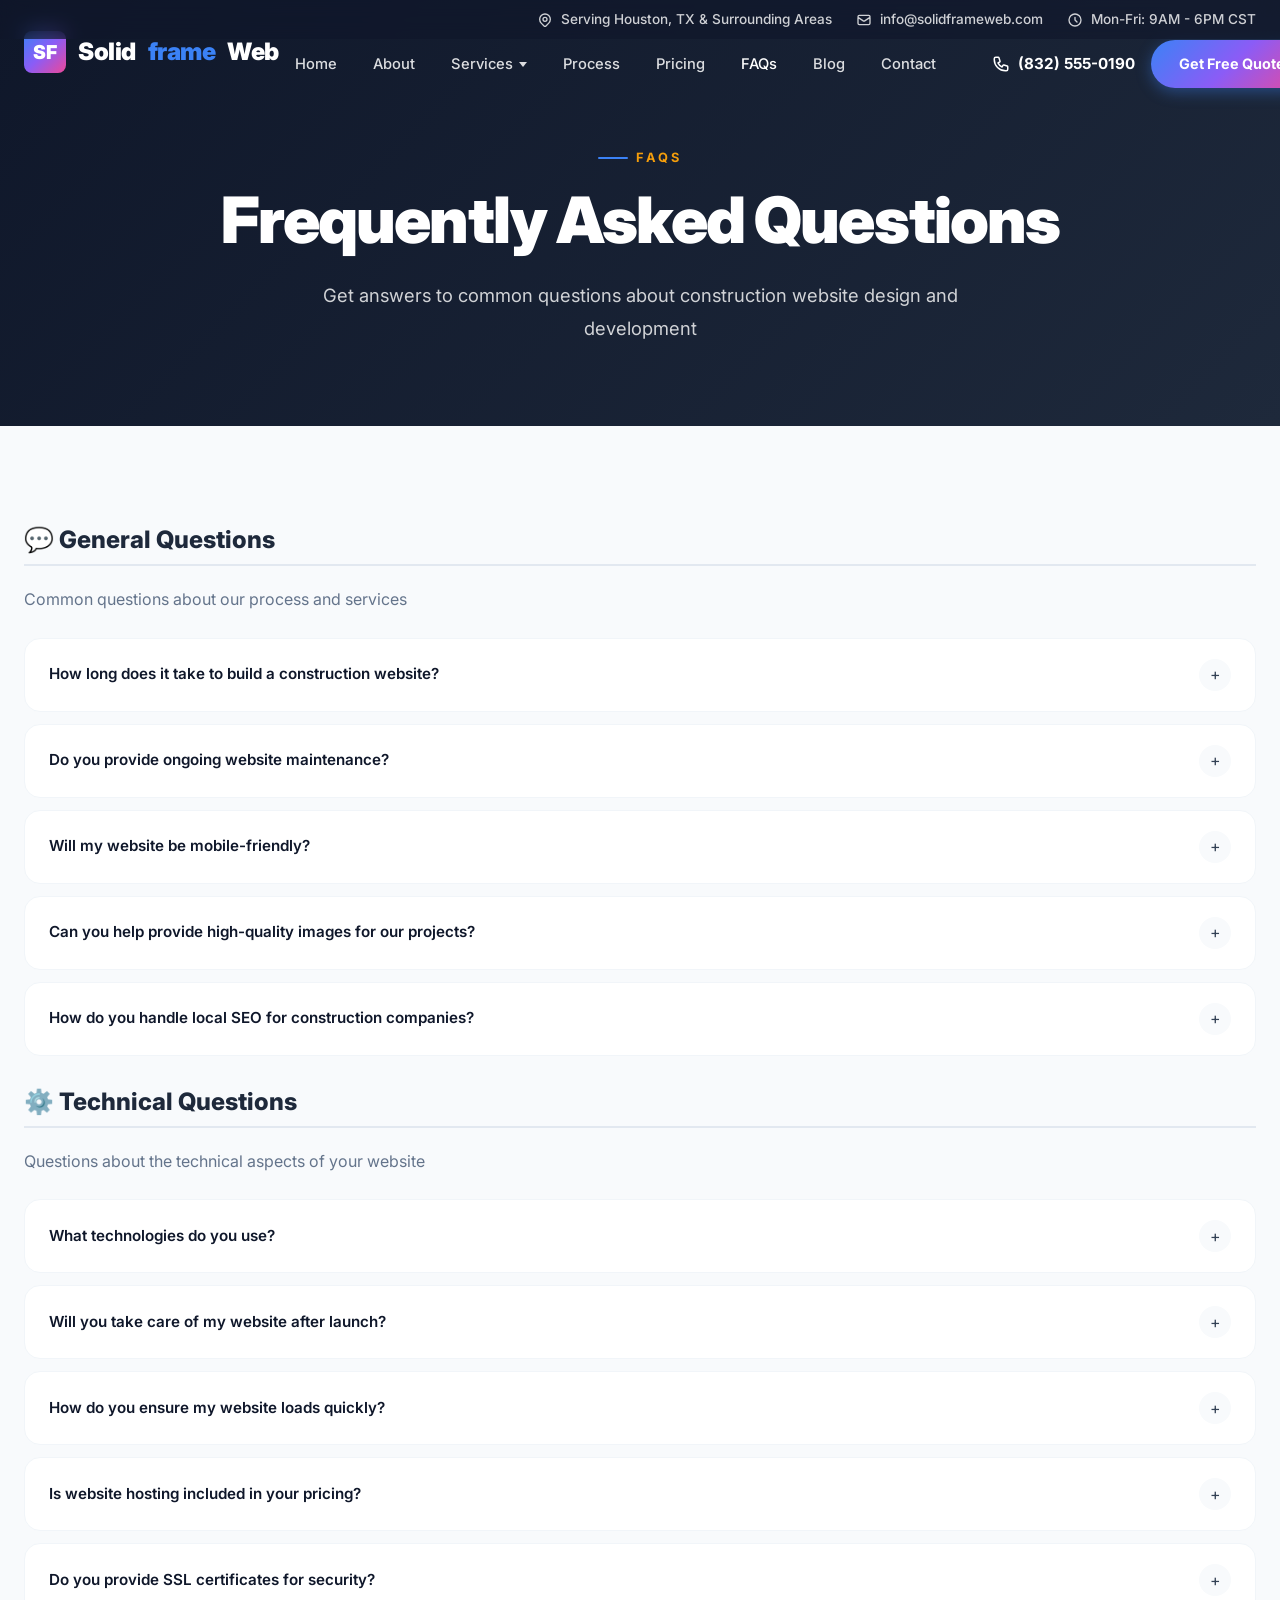
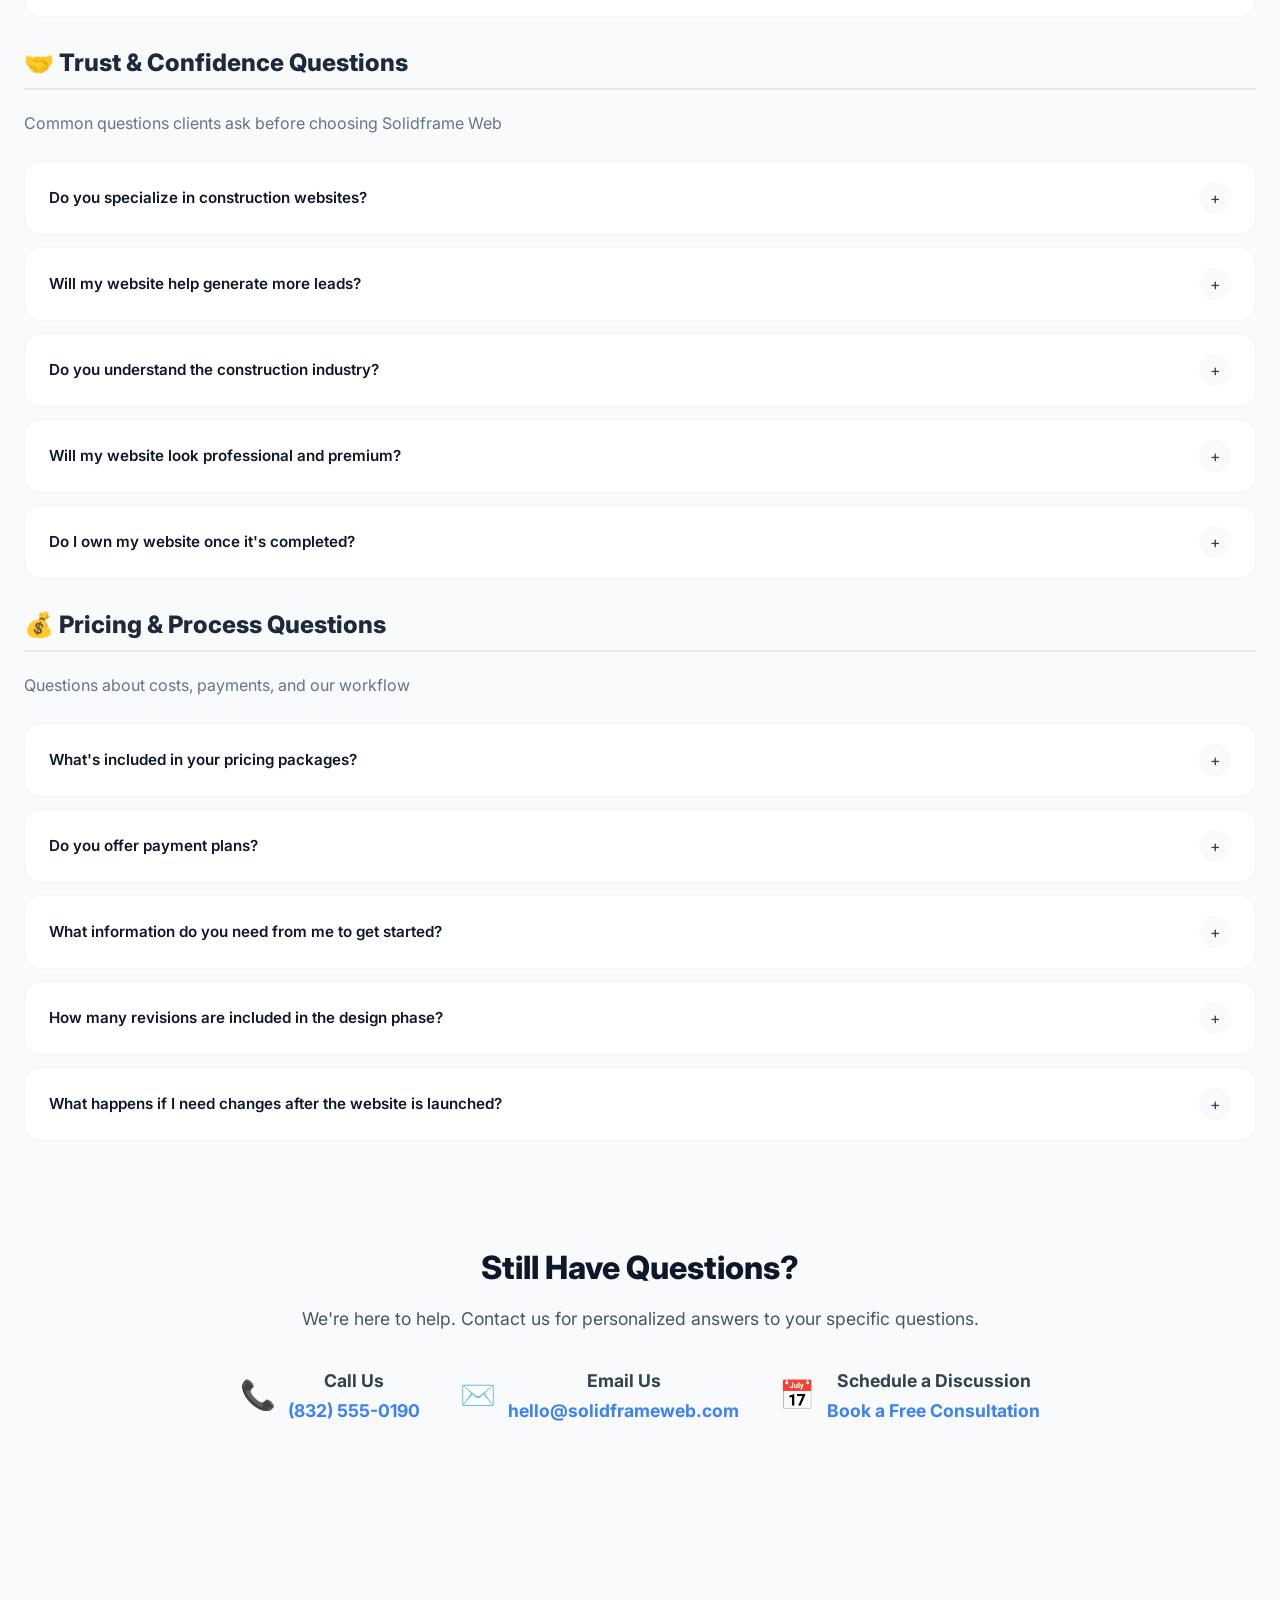
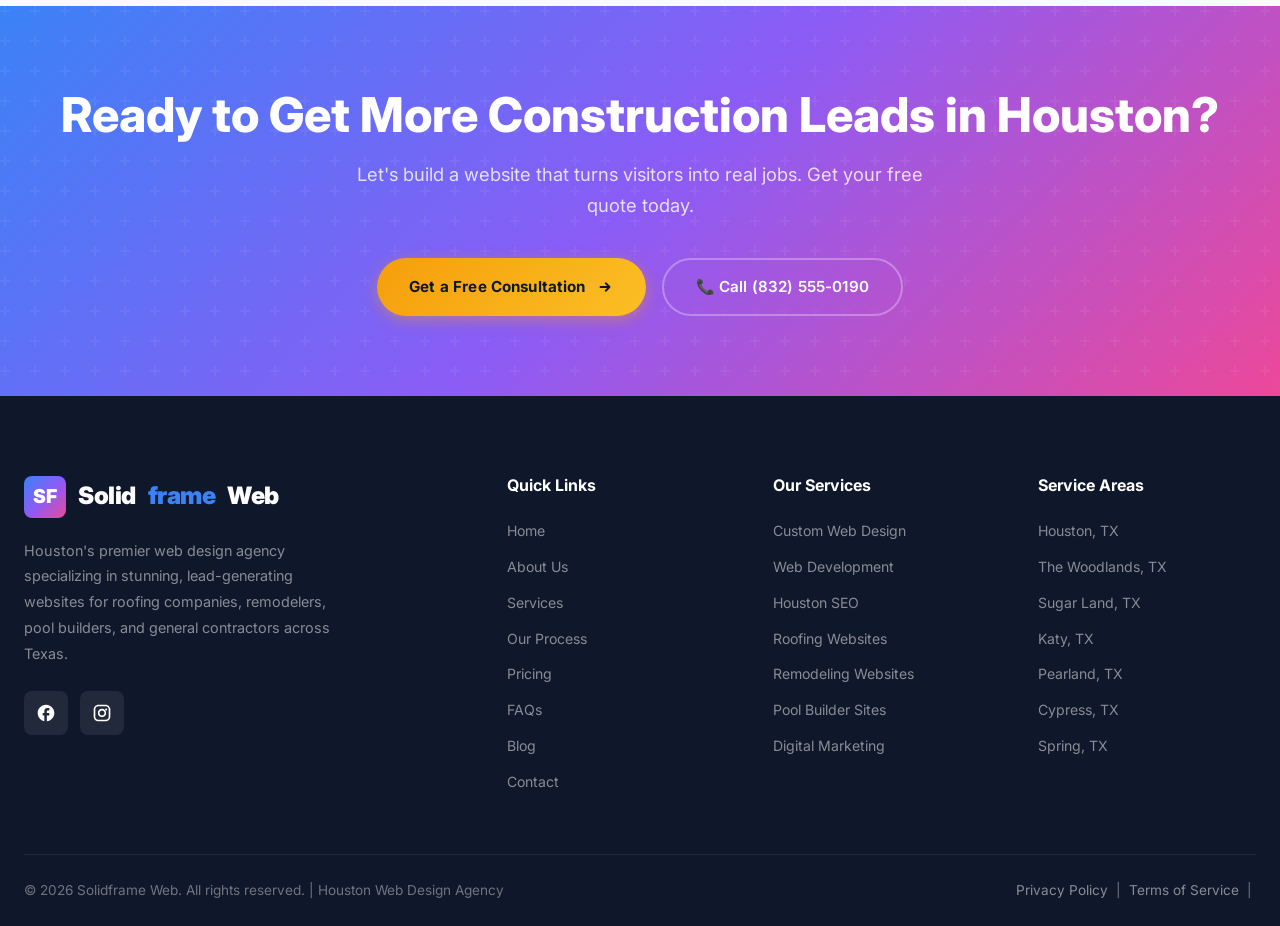
<file: faq.html>
<!DOCTYPE html>
<html lang="en">
<head>
  <meta charset="UTF-8">
  <meta name="viewport" content="width=device-width, initial-scale=1.0">
  <!-- Primary Meta Tags -->
  <title>FAQs | Houston Contractor Website Design | Solidframe Web</title>
  <meta name="description" content="Answers to common questions about construction website design, SEO, pricing, and our process. Get clarity before starting your project.">
  <meta name="keywords" content="FAQ web design Houston, construction website questions, contractor website FAQ, Houston web design FAQ">
  <meta name="author" content="Solidframe Web">
  <meta name="robots" content="index, follow">
  <link rel="canonical" href="https://www.solidframeweb.com/faq.html">
  <!-- Open Graph -->
  <meta property="og:title" content="FAQs | Houston Contractor Website Design">
  <meta property="og:description" content="Get answers about construction website design, SEO, pricing, and our process.">
  <meta property="og:type" content="website">
  <meta property="og:url" content="https://www.solidframeweb.com/faq.html">
  <meta property="og:image" content="https://www.solidframeweb.com/og-image.jpg">
  <!-- Fonts & CSS -->
  <link rel="preconnect" href="https://fonts.googleapis.com">
  <link rel="preconnect" href="https://fonts.gstatic.com" crossorigin>
  <link href="https://fonts.googleapis.com/css2?family=Inter:wght@300;400;500;600;700;800;900&family=Playfair+Display:wght@700;800;900&display=swap" rel="stylesheet">
  <link rel="stylesheet" href="style.css">
  <style>
    /* Category header styling */
    .faq-category {
      margin-bottom: 32px;
    }
    .faq-category h3 {
      font-size: 1.5rem;
      margin-bottom: 20px;
      padding-bottom: 10px;
      border-bottom: 2px solid var(--gray-200);
      color: var(--gray-800);
    }
    .faq-items {
      display: flex;
      flex-direction: column;
      gap: 12px;
    }
    .still-have-questions {
      background: var(--gray-50);
      border-radius: var(--radius-2xl);
      padding: 48px 40px;
      margin-top: 60px;
      text-align: center;
    }
    .contact-options {
      display: flex;
      justify-content: center;
      gap: 40px;
      flex-wrap: wrap;
      margin: 32px 0;
    }
    .contact-option {
      display: flex;
      align-items: center;
      gap: 12px;
      font-size: 1.1rem;
    }
    .contact-option a {
      color: var(--accent);
      font-weight: 700;
    }
  </style>
</head>
<body>
  <!-- Mobile Overlay -->
  <div class="mobile-overlay" id="mobileOverlay"></div>

  <!-- Top Bar -->
  <div class="nav-top-bar">
    <div class="container">
      <div class="nav-top-inner">
        <div class="nav-top-item">
          <svg xmlns="http://www.w3.org/2000/svg" fill="none" viewBox="0 0 24 24" stroke="currentColor" stroke-width="2"><path stroke-linecap="round" stroke-linejoin="round" d="M17.657 16.657L13.414 20.9a1.998 1.998 0 01-2.827 0l-4.244-4.243a8 8 0 1111.314 0z"/><path stroke-linecap="round" stroke-linejoin="round" d="M15 11a3 3 0 11-6 0 3 3 0 016 0z"/></svg>
          <span>Serving Houston, TX & Surrounding Areas</span>
        </div>
        <div class="nav-top-item">
          <svg xmlns="http://www.w3.org/2000/svg" fill="none" viewBox="0 0 24 24" stroke="currentColor" stroke-width="2"><path stroke-linecap="round" stroke-linejoin="round" d="M3 8l7.89 5.26a2 2 0 002.22 0L21 8M5 19h14a2 2 0 002-2V7a2 2 0 00-2-2H5a2 2 0 00-2 2v10a2 2 0 002 2z"/></svg>
          <a href="mailto:info@solidframeweb.com">info@solidframeweb.com</a>
        </div>
        <div class="nav-top-item">
          <svg xmlns="http://www.w3.org/2000/svg" fill="none" viewBox="0 0 24 24" stroke="currentColor" stroke-width="2"><path stroke-linecap="round" stroke-linejoin="round" d="M12 8v4l3 3m6-3a9 9 0 11-18 0 9 9 0 0118 0z"/></svg>
          <span>Mon-Fri: 9AM - 6PM CST</span>
        </div>
      </div>
    </div>
  </div>

  <!-- Navbar -->
  <nav class="navbar" id="navbar">
    <div class="container">
      <a href="index.html" class="nav-logo">
        <div class="logo-icon">SF</div>
        Solid<span>frame</span> Web
      </a>

      <div class="nav-main" id="navMain">
        <div class="nav-links">
          <a href="index.html" class="nav-link">Home</a>
          <a href="about.html" class="nav-link">About</a>
          <div class="nav-dropdown">
            <a href="services.html" class="nav-link">Services</a>
            <div class="dropdown-menu">
              <a href="services.html#custom-design" class="dropdown-item"><div class="dropdown-icon">🌐</div><div class="dropdown-text"><h4>Custom Web Design</h4><p>Stunning, unique websites</p></div></a>
              <a href="services.html#responsive" class="dropdown-item"><div class="dropdown-icon">📱</div><div class="dropdown-text"><h4>Responsive Development</h4><p>Pixel-perfect on every device</p></div></a>
              <a href="services.html#seo" class="dropdown-item"><div class="dropdown-icon">🔍</div><div class="dropdown-text"><h4>SEO Optimization</h4><p>Dominate Houston search</p></div></a>
              <a href="services.html#roofing" class="dropdown-item"><div class="dropdown-icon">🏗️</div><div class="dropdown-text"><h4>Roofing Websites</h4><p>Lead generation for roofers</p></div></a>
              <a href="services.html#remodeling" class="dropdown-item"><div class="dropdown-icon">🏠</div><div class="dropdown-text"><h4>Remodeling Websites</h4><p>Showcase your portfolio</p></div></a>
              <a href="services.html#pool" class="dropdown-item"><div class="dropdown-icon">🏊</div><div class="dropdown-text"><h4>Pool Builder Websites</h4><p>Attract high‑value projects</p></div></a>
              <a href="services.html#contractor" class="dropdown-item"><div class="dropdown-icon">🔧</div><div class="dropdown-text"><h4>Contractor Websites</h4><p>Professional sites for GCs</p></div></a>
              <a href="services.html#marketing" class="dropdown-item"><div class="dropdown-icon">📈</div><div class="dropdown-text"><h4>Digital Marketing</h4><p>Grow your online presence</p></div></a>
            </div>
          </div>
          <a href="process.html" class="nav-link">Process</a>
          <a href="pricing.html" class="nav-link">Pricing</a>
          <a href="faq.html" class="nav-link active">FAQs</a>
          <a href="blog.html" class="nav-link">Blog</a>
          <a href="contact.html" class="nav-link">Contact</a>
        </div>
        <div class="nav-actions">
          <a href="tel:+18325550190" class="nav-phone">
            <svg xmlns="http://www.w3.org/2000/svg" fill="none" viewBox="0 0 24 24" stroke="currentColor" stroke-width="2"><path stroke-linecap="round" stroke-linejoin="round" d="M3 5a2 2 0 012-2h3.28a1 1 0 01.948.684l1.498 4.493a1 1 0 01-.502 1.21l-2.257 1.13a11.042 11.042 0 005.516 5.516l1.13-2.257a1 1 0 011.21-.502l4.493 1.498a1 1 0 01.684.949V19a2 2 0 01-2 2h-1C9.716 21 3 14.284 3 6V5z"/></svg>
            (832) 555-0190
          </a>
          <a href="index.html#quote-form" class="nav-quote-btn">Get Free Quote</a>
        </div>
      </div>

      <div class="nav-toggle" id="navToggle">
        <span></span><span></span><span></span>
      </div>
    </div>
  </nav>

  <!-- Page Header -->
  <section class="page-header" style="background: linear-gradient(135deg, #0f172a 0%, #1e293b 100%); color: white; padding: 140px 0 80px; text-align: center;">
    <div class="container">
      <span class="section-label" style="color: var(--gold); justify-content: center;">FAQs</span>
      <h1 class="hero-title">Frequently Asked Questions</h1>
      <p class="section-subtitle" style="color: rgba(255,255,255,0.8); margin: 0 auto; max-width: 700px;">Get answers to common questions about construction website design and development</p>
    </div>
  </section>

  <!-- FAQ Content -->
  <section class="faq section">
    <div class="container">
      <!-- Category 1: General Questions -->
      <div class="faq-category fade-in">
        <h3>💬 General Questions</h3>
        <p style="color: var(--gray-500); margin-bottom: 24px;">Common questions about our process and services</p>
        <div class="faq-items">
          <div class="faq-item">
            <div class="faq-question" onclick="toggleFaq(this)"><h4>How long does it take to build a construction website?</h4><div class="faq-toggle">+</div></div>
            <div class="faq-answer"><div class="faq-answer-inner">Typically 2–4 weeks after homepage approval. The timeline depends on the complexity and number of pages. We provide a clear schedule during our discovery call.</div></div>
          </div>
          <div class="faq-item">
            <div class="faq-question" onclick="toggleFaq(this)"><h4>Do you provide ongoing website maintenance?</h4><div class="faq-toggle">+</div></div>
            <div class="faq-answer"><div class="faq-answer-inner">Yes! We offer monthly maintenance plans that include updates, security monitoring, backups, and content changes. It's the best way to keep your site secure and performing well.</div></div>
          </div>
          <div class="faq-item">
            <div class="faq-question" onclick="toggleFaq(this)"><h4>Will my website be mobile-friendly?</h4><div class="faq-toggle">+</div></div>
            <div class="faq-answer"><div class="faq-answer-inner">Absolutely. Every site we build is fully responsive and optimized for smartphones and tablets. Over 60% of construction leads come from mobile devices, so we prioritize mobile performance.</div></div>
          </div>
          <div class="faq-item">
            <div class="faq-question" onclick="toggleFaq(this)"><h4>Can you help provide high-quality images for our projects?</h4><div class="faq-toggle">+</div></div>
            <div class="faq-answer"><div class="faq-answer-inner">Yes, we can recommend professional photographers in Houston or guide you on capturing the best shots of your work. We also offer stock imagery optimization if needed.</div></div>
          </div>
          <div class="faq-item">
            <div class="faq-question" onclick="toggleFaq(this)"><h4>How do you handle local SEO for construction companies?</h4><div class="faq-toggle">+</div></div>
            <div class="faq-answer"><div class="faq-answer-inner">We implement a comprehensive local SEO strategy: optimizing for Houston-specific keywords, setting up and enhancing your Google Business Profile, building local citations, and creating location pages for service areas.</div></div>
          </div>
        </div>
      </div>

      <!-- Category 2: Technical Questions -->
      <div class="faq-category fade-in">
        <h3>⚙️ Technical Questions</h3>
        <p style="color: var(--gray-500); margin-bottom: 24px;">Questions about the technical aspects of your website</p>
        <div class="faq-items">
          <div class="faq-item">
            <div class="faq-question" onclick="toggleFaq(this)"><h4>What technologies do you use?</h4><div class="faq-toggle">+</div></div>
            <div class="faq-answer"><div class="faq-answer-inner">We build on modern, reliable platforms like WordPress (with custom themes) or static site generators for speed. All sites use HTML5, CSS3, and JavaScript best practices.</div></div>
          </div>
          <div class="faq-item">
            <div class="faq-question" onclick="toggleFaq(this)"><h4>Will you take care of my website after launch?</h4><div class="faq-toggle">+</div></div>
            <div class="faq-answer"><div class="faq-answer-inner">Yes, we offer post-launch support and ongoing maintenance plans. We're here to handle updates, security patches, and any issues that arise.</div></div>
          </div>
          <div class="faq-item">
            <div class="faq-question" onclick="toggleFaq(this)"><h4>How do you ensure my website loads quickly?</h4><div class="faq-toggle">+</div></div>
            <div class="faq-answer"><div class="faq-answer-inner">We optimize images, leverage caching, minify code, and use fast hosting. Every site is tested with Google PageSpeed Insights to ensure sub‑2 second load times.</div></div>
          </div>
          <div class="faq-item">
            <div class="faq-question" onclick="toggleFaq(this)"><h4>Is website hosting included in your pricing?</h4><div class="faq-toggle">+</div></div>
            <div class="faq-answer"><div class="faq-answer-inner">Hosting is offered as a separate monthly package (starting at $99/mo) which includes managed hosting, daily backups, and security monitoring. You're free to use your own hosting, but we recommend ours for seamless support.</div></div>
          </div>
          <div class="faq-item">
            <div class="faq-question" onclick="toggleFaq(this)"><h4>Do you provide SSL certificates for security?</h4><div class="faq-toggle">+</div></div>
            <div class="faq-answer"><div class="faq-answer-inner">Yes, every website we launch includes a free SSL certificate to encrypt data and build trust with visitors (and Google).</div></div>
          </div>
        </div>
      </div>

      <!-- Category 3: Trust & Confidence Questions -->
      <div class="faq-category fade-in">
        <h3>🤝 Trust & Confidence Questions</h3>
        <p style="color: var(--gray-500); margin-bottom: 24px;">Common questions clients ask before choosing Solidframe Web</p>
        <div class="faq-items">
          <div class="faq-item">
            <div class="faq-question" onclick="toggleFaq(this)"><h4>Do you specialize in construction websites?</h4><div class="faq-toggle">+</div></div>
            <div class="faq-answer"><div class="faq-answer-inner">Absolutely. Over 80% of our clients are roofing companies, remodelers, pool builders, and general contractors. We understand the industry's unique lead generation needs.</div></div>
          </div>
          <div class="faq-item">
            <div class="faq-question" onclick="toggleFaq(this)"><h4>Will my website help generate more leads?</h4><div class="faq-toggle">+</div></div>
            <div class="faq-answer"><div class="faq-answer-inner">That's our primary goal. We design with conversion in mind — clear calls-to-action, trust signals, and optimized forms. Our clients typically see a significant increase in qualified leads.</div></div>
          </div>
          <div class="faq-item">
            <div class="faq-question" onclick="toggleFaq(this)"><h4>Do you understand the construction industry?</h4><div class="faq-toggle">+</div></div>
            <div class="faq-answer"><div class="faq-answer-inner">Yes, we've worked exclusively with trade businesses for years. We know the terminology, the sales cycle, and what homeowners look for when hiring a contractor.</div></div>
          </div>
          <div class="faq-item">
            <div class="faq-question" onclick="toggleFaq(this)"><h4>Will my website look professional and premium?</h4><div class="faq-toggle">+</div></div>
            <div class="faq-answer"><div class="faq-answer-inner">Every design is custom‑tailored to your brand. We never use templates. You'll get a unique, modern website that positions you as a premium contractor in Houston.</div></div>
          </div>
          <div class="faq-item">
            <div class="faq-question" onclick="toggleFaq(this)"><h4>Do I own my website once it's completed?</h4><div class="faq-toggle">+</div></div>
            <div class="faq-answer"><div class="faq-answer-inner">Yes, 100%. Upon final payment, you own the design and content. We provide all access credentials and can assist with transferring if needed.</div></div>
          </div>
        </div>
      </div>

      <!-- Category 4: Pricing & Process Questions -->
      <div class="faq-category fade-in">
        <h3>💰 Pricing & Process Questions</h3>
        <p style="color: var(--gray-500); margin-bottom: 24px;">Questions about costs, payments, and our workflow</p>
        <div class="faq-items">
          <div class="faq-item">
            <div class="faq-question" onclick="toggleFaq(this)"><h4>What's included in your pricing packages?</h4><div class="faq-toggle">+</div></div>
            <div class="faq-answer"><div class="faq-answer-inner">Each package includes custom design, mobile optimization, SEO foundation, and the specified number of pages. See our pricing page for a detailed breakdown.</div></div>
          </div>
          <div class="faq-item">
            <div class="faq-question" onclick="toggleFaq(this)"><h4>Do you offer payment plans?</h4><div class="faq-toggle">+</div></div>
            <div class="faq-answer"><div class="faq-answer-inner">Yes, we offer flexible options: typically 50% upfront / 50% on completion, or split into three monthly payments. Contact us to discuss what works best.</div></div>
          </div>
          <div class="faq-item">
            <div class="faq-question" onclick="toggleFaq(this)"><h4>What information do you need from me to get started?</h4><div class="faq-toggle">+</div></div>
            <div class="faq-answer"><div class="faq-answer-inner">We'll need your logo (if you have one), high‑quality project photos, a list of services, and any existing branding guidelines. We guide you through the rest.</div></div>
          </div>
          <div class="faq-item">
            <div class="faq-question" onclick="toggleFaq(this)"><h4>How many revisions are included in the design phase?</h4><div class="faq-toggle">+</div></div>
            <div class="faq-answer"><div class="faq-answer-inner">We offer unlimited revisions on the homepage design until you're satisfied. Minor revisions during development are also included; major scope changes may incur additional cost.</div></div>
          </div>
          <div class="faq-item">
            <div class="faq-question" onclick="toggleFaq(this)"><h4>What happens if I need changes after the website is launched?</h4><div class="faq-toggle">+</div></div>
            <div class="faq-answer"><div class="faq-answer-inner">We provide 30 days of free post‑launch support for minor tweaks. After that, changes are billed hourly or covered under a maintenance plan.</div></div>
          </div>
        </div>
      </div>

      <!-- Still Have Questions? -->
      <div class="still-have-questions fade-in">
        <h2 style="font-size: 2rem; margin-bottom: 16px;">Still Have Questions?</h2>
        <p style="color: var(--gray-600); font-size: 1.1rem; margin-bottom: 32px;">We're here to help. Contact us for personalized answers to your specific questions.</p>
        <div class="contact-options">
          <div class="contact-option">
            <span style="font-size: 1.8rem;">📞</span>
            <div><strong>Call Us</strong><br><a href="tel:+18325550190">(832) 555-0190</a></div>
          </div>
          <div class="contact-option">
            <span style="font-size: 1.8rem;">✉️</span>
            <div><strong>Email Us</strong><br><a href="mailto:hello@solidframeweb.com">hello@solidframeweb.com</a></div>
          </div>
          <div class="contact-option">
            <span style="font-size: 1.8rem;">📅</span>
            <div><strong>Schedule a Discussion</strong><br><a href="index.html#quote-form">Book a Free Consultation</a></div>
          </div>
        </div>
      </div>
    </div>
  </section>

  <!-- Call to Action -->
  <section class="cta" style="background: var(--gradient-1);">
    <div class="container">
      <h2>Ready to Get More Construction Leads in Houston?</h2>
      <p>Let's build a website that turns visitors into real jobs. Get your free quote today.</p>
      <div class="cta-buttons">
        <a href="index.html#quote-form" class="btn btn-gold">
          Get a Free Consultation
          <svg xmlns="http://www.w3.org/2000/svg" width="18" height="18" fill="none" viewBox="0 0 24 24" stroke="currentColor" stroke-width="2.5"><path stroke-linecap="round" stroke-linejoin="round" d="M13 7l5 5m0 0l-5 5m5-5H6"/></svg>
        </a>
        <a href="tel:+18325550190" class="btn btn-secondary">
          📞 Call (832) 555-0190
        </a>
      </div>
    </div>
  </section>

  <!-- Footer -->
  <footer class="footer">
    <div class="container">
      <div class="footer-grid">
        <div class="footer-brand">
          <a href="index.html" class="nav-logo">
            <div class="logo-icon">SF</div>
            Solid<span>frame</span> Web
          </a>
          <p>Houston's premier web design agency specializing in stunning, lead-generating websites for roofing companies, remodelers, pool builders, and general contractors across Texas.</p>
          <div class="contact-socials">
            <!-- Facebook -->
<a href="#" class="social-link" aria-label="Facebook">
  <svg xmlns="http://www.w3.org/2000/svg" width="20" height="20" fill="currentColor" viewBox="0 0 24 24">
    <path d="M22 12c0-5.52-4.48-10-10-10S2 6.48 2 12c0 4.84 3.44 8.87 8 9.8V15H8v-3h2V9.5C10 7.57 11.57 6 13.5 6H16v3h-2c-.55 0-1 .45-1 1v2h3v3h-3v6.95c5.05-.5 9-4.76 9-9.95z"/>
  </svg>
</a>

<!-- Instagram -->
<a href="#" class="social-link" aria-label="Instagram">
  <svg xmlns="http://www.w3.org/2000/svg" width="20" height="20" fill="currentColor" viewBox="0 0 24 24">
    <path d="M7.8 2h8.4C19.4 2 22 4.6 22 7.8v8.4c0 3.2-2.6 5.8-5.8 5.8H7.8C4.6 22 2 19.4 2 16.2V7.8C2 4.6 4.6 2 7.8 2zm-.2 2C5.6 4 4 5.6 4 7.6v8.8C4 18.4 5.6 20 7.6 20h8.8c2 0 3.6-1.6 3.6-3.6V7.6C20 5.6 18.4 4 16.4 4H7.6zm9.4 2.5a1.25 1.25 0 110 2.5 1.25 1.25 0 010-2.5zM12 7c2.8 0 5 2.2 5 5s-2.2 5-5 5-5-2.2-5-5 2.2-5 5-5zm0 2c-1.7 0-3 1.3-3 3s1.3 3 3 3 3-1.3 3-3-1.3-3-3-3z"/>
  </svg>
</a>
          </div>
        </div>
        <div>
          <h4>Quick Links</h4>
          <div class="footer-links">
            <a href="index.html">Home</a>
            <a href="about.html">About Us</a>
            <a href="services.html">Services</a>
            <a href="process.html">Our Process</a>
            <a href="pricing.html">Pricing</a>
            <a href="faq.html">FAQs</a>
            <a href="blog.html">Blog</a>
            <a href="contact.html">Contact</a>
          </div>
        </div>
        <div>
          <h4>Our Services</h4>
          <div class="footer-links">
            <a href="services.html">Custom Web Design</a>
            <a href="services.html">Web Development</a>
            <a href="services.html">Houston SEO</a>
            <a href="services.html">Roofing Websites</a>
            <a href="services.html">Remodeling Websites</a>
            <a href="services.html">Pool Builder Sites</a>
            <a href="services.html">Digital Marketing</a>
          </div>
        </div>
        <div>
          <h4>Service Areas</h4>
          <div class="footer-links">
            <a href="#">Houston, TX</a>
            <a href="#">The Woodlands, TX</a>
            <a href="#">Sugar Land, TX</a>
            <a href="#">Katy, TX</a>
            <a href="#">Pearland, TX</a>
            <a href="#">Cypress, TX</a>
            <a href="#">Spring, TX</a>
          </div>
        </div>
      </div>
      <div class="footer-bottom">
        <p>&copy; 2026 Solidframe Web. All rights reserved. | Houston Web Design Agency</p>
        <p>
          <a href="privacy.html" style="color: rgba(255,255,255,0.5);">Privacy Policy</a> &nbsp;|&nbsp;
          <a href="terms.html" style="color: rgba(255,255,255,0.5);">Terms of Service</a> &nbsp;|&nbsp;
        </p>
      </div>
    </div>
  </footer>

  <!-- Scroll to Top -->
  <button class="scroll-top" id="scrollTop" onclick="window.scrollTo({top:0,behavior:'smooth'})">
    <svg xmlns="http://www.w3.org/2000/svg" width="24" height="24" fill="none" viewBox="0 0 24 24" stroke="currentColor" stroke-width="2.5"><path stroke-linecap="round" stroke-linejoin="round" d="M5 15l7-7 7 7"/></svg>
  </button>

  <script src="script.js"></script>
</body>
</html>
</file>
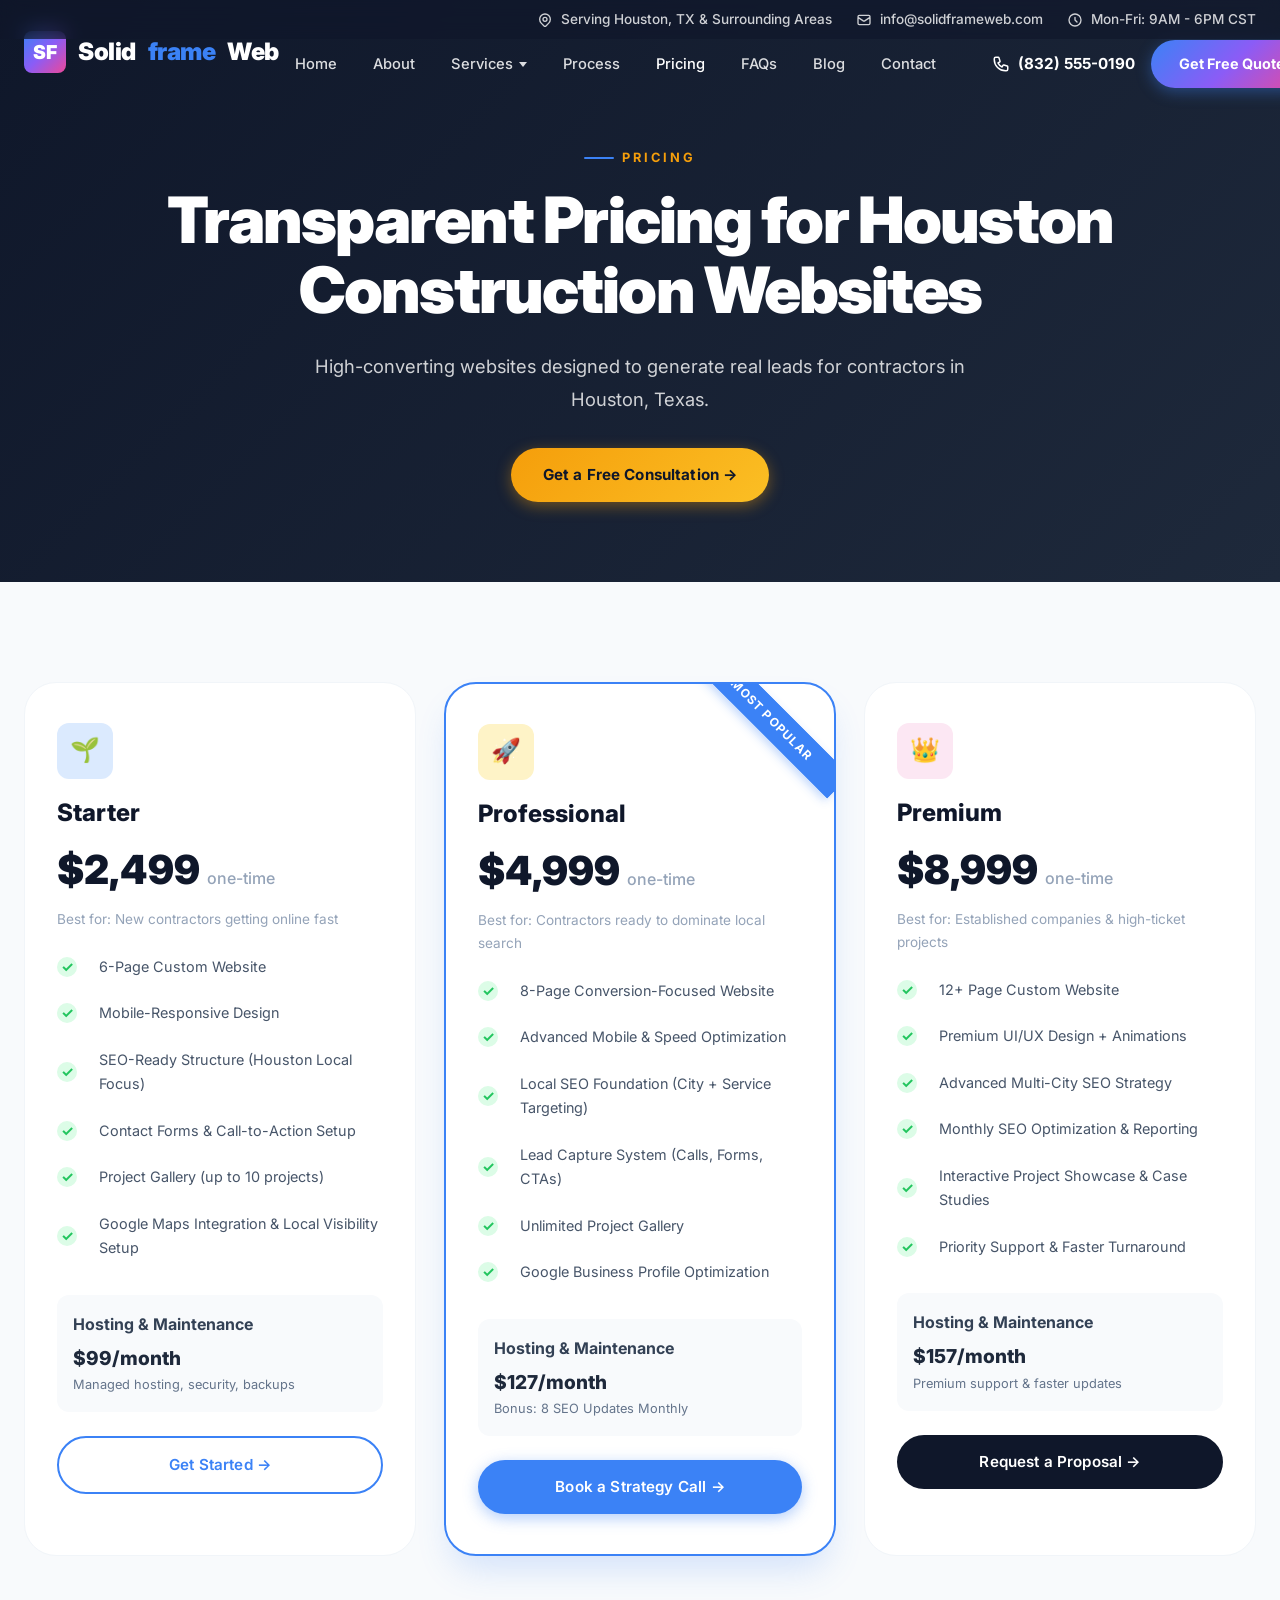
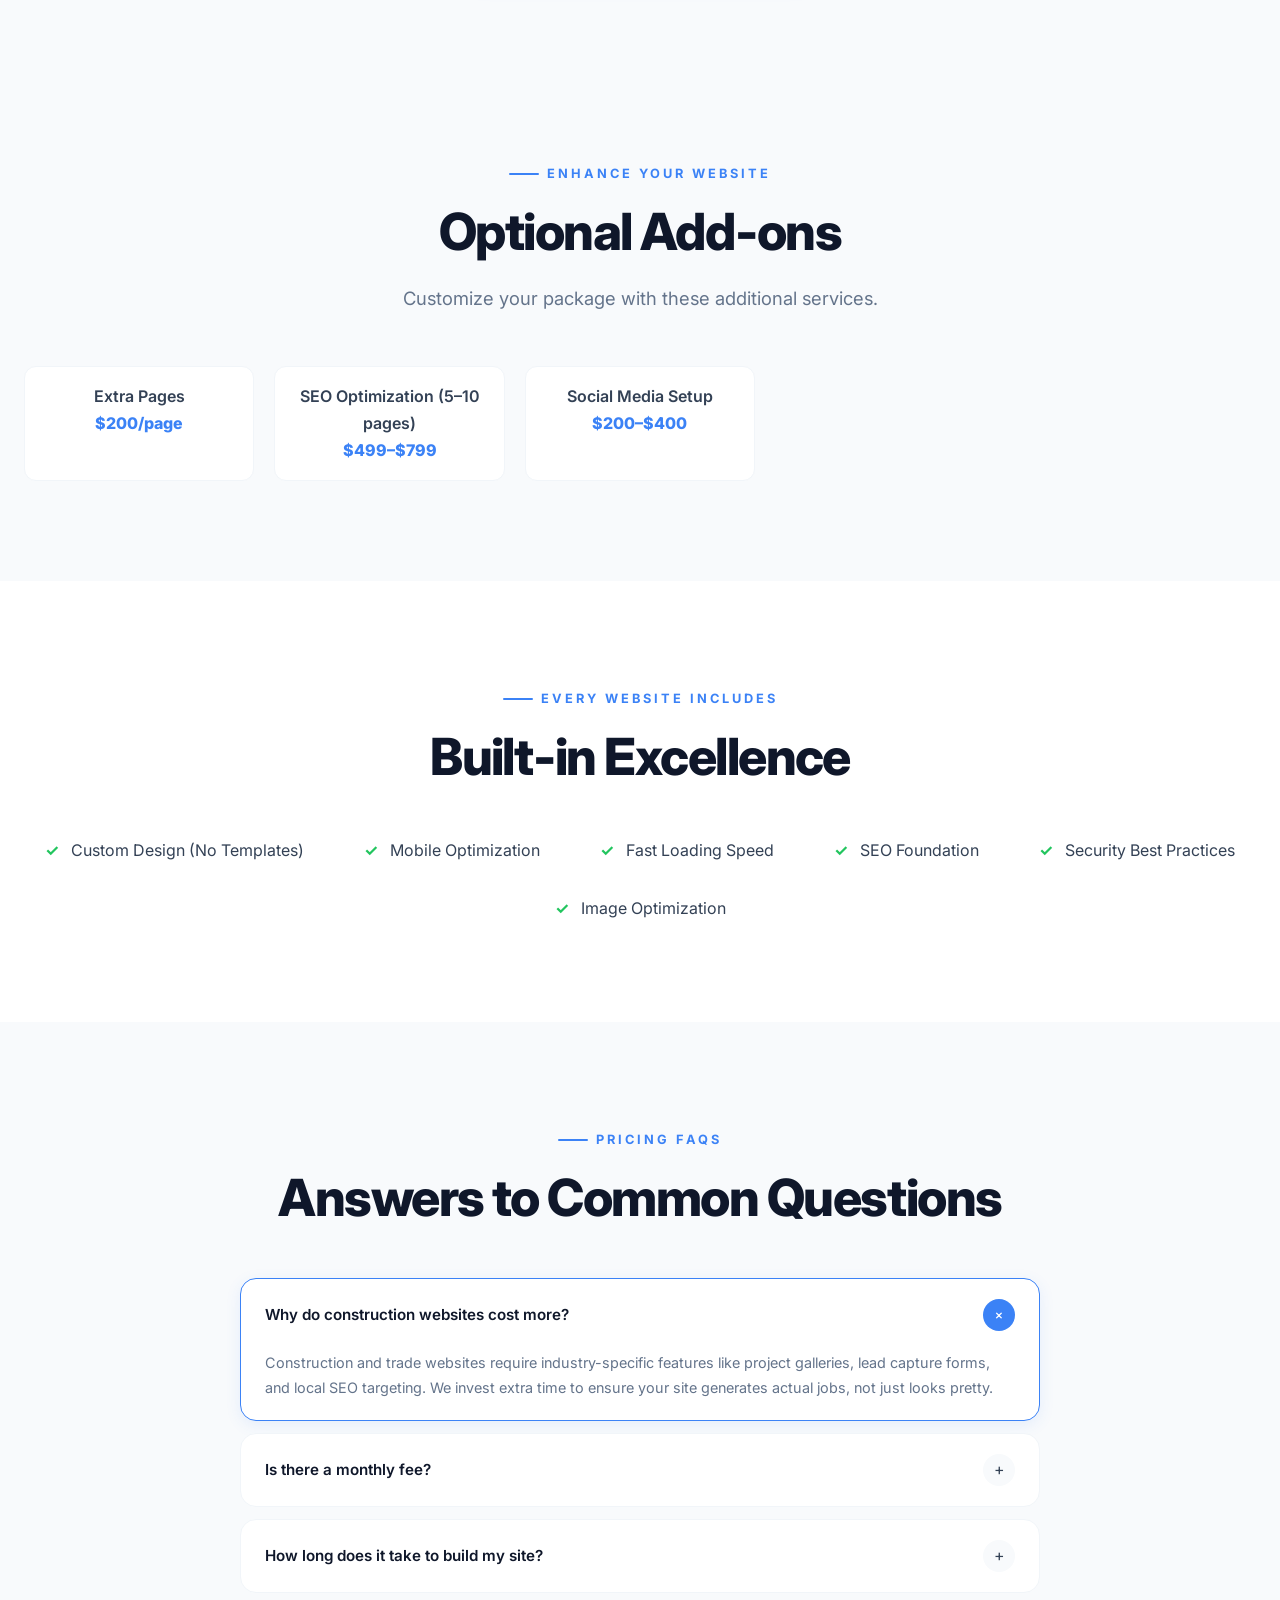
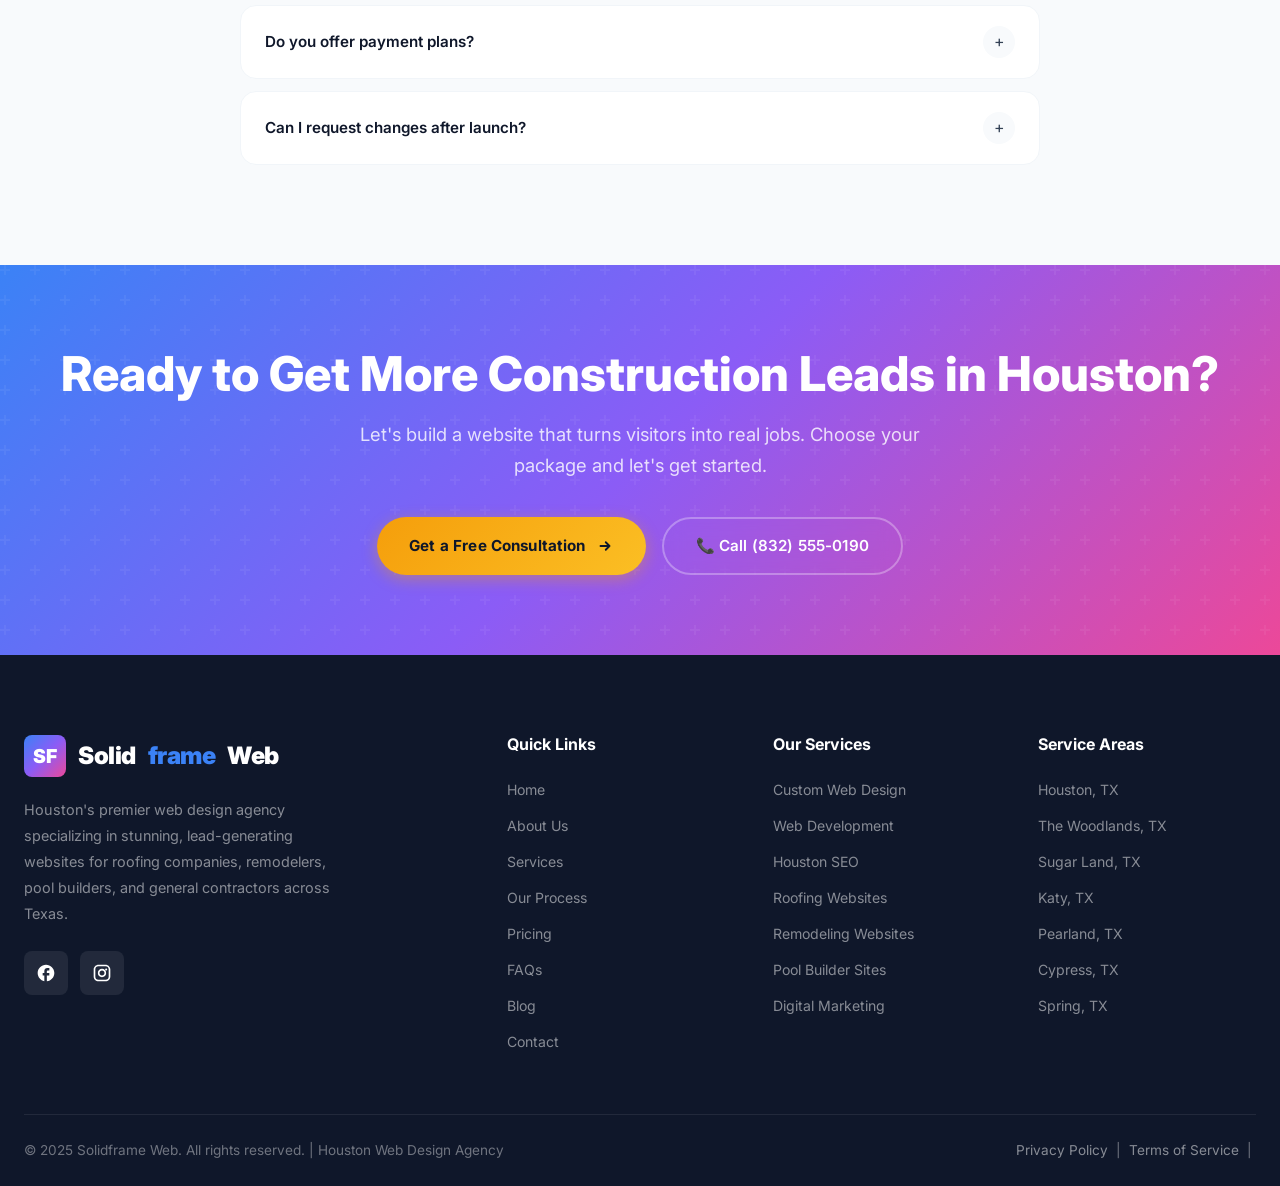
<file: pricing.html>
<!DOCTYPE html>
<html lang="en">
<head>
  <meta charset="UTF-8">
  <meta name="viewport" content="width=device-width, initial-scale=1.0">
  <!-- Primary Meta Tags -->
  <title>Transparent Web Design Pricing Houston | Contractor Websites | Solidframe Web</title>
  <meta name="description" content="Affordable, transparent pricing for high-converting contractor websites in Houston. Starter, Professional & Premium packages with SEO, hosting, and support.">
  <meta name="keywords" content="web design pricing Houston, contractor website cost, roofing website price, Houston web design packages">
  <meta name="author" content="Solidframe Web">
  <meta name="robots" content="index, follow">
  <link rel="canonical" href="https://www.solidframeweb.com/pricing.html">
  <!-- Open Graph -->
  <meta property="og:title" content="Transparent Pricing | Houston Contractor Websites | Solidframe Web">
  <meta property="og:description" content="High-converting websites designed for Houston roofers, remodelers, and contractors. Starter, Professional, and Premium packages.">
  <meta property="og:type" content="website">
  <meta property="og:url" content="https://www.solidframeweb.com/pricing.html">
  <meta property="og:image" content="https://www.solidframeweb.com/og-image.jpg">
  <!-- Fonts & CSS -->
  <link rel="preconnect" href="https://fonts.googleapis.com">
  <link rel="preconnect" href="https://fonts.gstatic.com" crossorigin>
  <link href="https://fonts.googleapis.com/css2?family=Inter:wght@300;400;500;600;700;800;900&family=Playfair+Display:wght@700;800;900&display=swap" rel="stylesheet">
  <link rel="stylesheet" href="style.css">
  <style>
    /* Additional hover effects and badge styling for pricing cards */
    .pricing-card {
      transition: transform 0.3s ease, box-shadow 0.3s ease;
    }
    .pricing-card:hover {
      transform: translateY(-8px);
      box-shadow: 0 25px 30px -12px rgba(0,0,0,0.15);
    }
    .popular-badge {
      position: absolute;
      top: 20px;
      right: -32px;
      background: var(--accent);
      color: white;
      padding: 6px 40px;
      font-size: 0.75rem;
      font-weight: 700;
      text-transform: uppercase;
      letter-spacing: 1px;
      transform: rotate(45deg);
      box-shadow: 0 4px 10px rgba(59,130,246,0.3);
    }
    .feature-icon {
      display: inline-flex;
      align-items: center;
      justify-content: center;
      width: 20px;
      height: 20px;
      background: #dcfce7;
      border-radius: 50%;
      margin-right: 10px;
      color: #22c55e;
      font-weight: bold;
    }
    .pricing-features li {
      display: flex;
      align-items: center;
      margin-bottom: 10px;
    }
    .addon-item {
      background: white;
      padding: 16px 20px;
      border-radius: var(--radius-md);
      border: 1px solid var(--gray-100);
      text-align: center;
      font-weight: 600;
    }
  </style>
</head>
<body>
  <!-- Mobile Overlay -->
  <div class="mobile-overlay" id="mobileOverlay"></div>

  <!-- Top Bar -->
  <div class="nav-top-bar">
    <div class="container">
      <div class="nav-top-inner">
        <div class="nav-top-item">
          <svg xmlns="http://www.w3.org/2000/svg" fill="none" viewBox="0 0 24 24" stroke="currentColor" stroke-width="2"><path stroke-linecap="round" stroke-linejoin="round" d="M17.657 16.657L13.414 20.9a1.998 1.998 0 01-2.827 0l-4.244-4.243a8 8 0 1111.314 0z"/><path stroke-linecap="round" stroke-linejoin="round" d="M15 11a3 3 0 11-6 0 3 3 0 016 0z"/></svg>
          <span>Serving Houston, TX & Surrounding Areas</span>
        </div>
        <div class="nav-top-item">
          <svg xmlns="http://www.w3.org/2000/svg" fill="none" viewBox="0 0 24 24" stroke="currentColor" stroke-width="2"><path stroke-linecap="round" stroke-linejoin="round" d="M3 8l7.89 5.26a2 2 0 002.22 0L21 8M5 19h14a2 2 0 002-2V7a2 2 0 00-2-2H5a2 2 0 00-2 2v10a2 2 0 002 2z"/></svg>
          <a href="mailto:info@solidframeweb.com">info@solidframeweb.com</a>
        </div>
        <div class="nav-top-item">
          <svg xmlns="http://www.w3.org/2000/svg" fill="none" viewBox="0 0 24 24" stroke="currentColor" stroke-width="2"><path stroke-linecap="round" stroke-linejoin="round" d="M12 8v4l3 3m6-3a9 9 0 11-18 0 9 9 0 0118 0z"/></svg>
          <span>Mon-Fri: 9AM - 6PM CST</span>
        </div>
      </div>
    </div>
  </div>

  <!-- Navbar -->
  <nav class="navbar" id="navbar">
    <div class="container">
      <a href="index.html" class="nav-logo">
        <div class="logo-icon">SF</div>
        Solid<span>frame</span> Web
      </a>

      <div class="nav-main" id="navMain">
        <div class="nav-links">
          <a href="index.html" class="nav-link">Home</a>
          <a href="about.html" class="nav-link">About</a>
          <div class="nav-dropdown">
            <a href="services.html" class="nav-link">Services</a>
            <div class="dropdown-menu">
              <a href="services.html#custom-design" class="dropdown-item"><div class="dropdown-icon">🌐</div><div class="dropdown-text"><h4>Custom Web Design</h4><p>Stunning, unique websites</p></div></a>
              <a href="services.html#responsive" class="dropdown-item"><div class="dropdown-icon">📱</div><div class="dropdown-text"><h4>Responsive Development</h4><p>Pixel-perfect on every device</p></div></a>
              <a href="services.html#seo" class="dropdown-item"><div class="dropdown-icon">🔍</div><div class="dropdown-text"><h4>SEO Optimization</h4><p>Dominate Houston search</p></div></a>
              <a href="services.html#roofing" class="dropdown-item"><div class="dropdown-icon">🏗️</div><div class="dropdown-text"><h4>Roofing Websites</h4><p>Lead generation for roofers</p></div></a>
              <a href="services.html#remodeling" class="dropdown-item"><div class="dropdown-icon">🏠</div><div class="dropdown-text"><h4>Remodeling Websites</h4><p>Showcase your portfolio</p></div></a>
              <a href="services.html#pool" class="dropdown-item"><div class="dropdown-icon">🏊</div><div class="dropdown-text"><h4>Pool Builder Websites</h4><p>Attract high‑value projects</p></div></a>
              <a href="services.html#contractor" class="dropdown-item"><div class="dropdown-icon">🔧</div><div class="dropdown-text"><h4>Contractor Websites</h4><p>Professional sites for GCs</p></div></a>
              <a href="services.html#marketing" class="dropdown-item"><div class="dropdown-icon">📈</div><div class="dropdown-text"><h4>Digital Marketing</h4><p>Grow your online presence</p></div></a>
            </div>
          </div>
          <a href="process.html" class="nav-link">Process</a>
          <a href="pricing.html" class="nav-link active">Pricing</a>
          <a href="faq.html" class="nav-link">FAQs</a>
          <a href="blog.html" class="nav-link">Blog</a>
          <a href="contact.html" class="nav-link">Contact</a>
        </div>
        <div class="nav-actions">
          <a href="tel:+18325550190" class="nav-phone">
            <svg xmlns="http://www.w3.org/2000/svg" fill="none" viewBox="0 0 24 24" stroke="currentColor" stroke-width="2"><path stroke-linecap="round" stroke-linejoin="round" d="M3 5a2 2 0 012-2h3.28a1 1 0 01.948.684l1.498 4.493a1 1 0 01-.502 1.21l-2.257 1.13a11.042 11.042 0 005.516 5.516l1.13-2.257a1 1 0 011.21-.502l4.493 1.498a1 1 0 01.684.949V19a2 2 0 01-2 2h-1C9.716 21 3 14.284 3 6V5z"/></svg>
            (832) 555-0190
          </a>
          <a href="index.html#quote-form" class="nav-quote-btn">Get Free Quote</a>
        </div>
      </div>

      <div class="nav-toggle" id="navToggle">
        <span></span><span></span><span></span>
      </div>
    </div>
  </nav>

  <!-- Hero Section -->
  <section class="page-header" style="background: linear-gradient(135deg, #0f172a 0%, #1e293b 100%); color: white; padding: 140px 0 80px; text-align: center;">
    <div class="container">
      <span class="section-label" style="color: var(--gold); justify-content: center;">Pricing</span>
      <h1 class="hero-title">Transparent Pricing for Houston Construction Websites</h1>
      <p class="section-subtitle" style="color: rgba(255,255,255,0.8); margin: 0 auto; max-width: 700px;">High-converting websites designed to generate real leads for contractors in Houston, Texas.</p>
      <div style="margin-top: 32px;">
        <a href="index.html#quote-form" class="btn btn-gold">Get a Free Consultation →</a>
      </div>
    </div>
  </section>

  <!-- Pricing Table Section -->
  <section class="pricing section">
    <div class="container">
      <div class="pricing-grid" style="display: grid; grid-template-columns: repeat(3, 1fr); gap: 28px; align-items: stretch;">
        
        <!-- Starter Package -->
        <div class="pricing-card fade-in" style="position: relative; background: white; border-radius: var(--radius-2xl); padding: 40px 32px; border: 1px solid var(--gray-100);">
          <div class="pricing-icon" style="background: #dbeafe;">🌱</div>
          <h3 style="font-size: 1.5rem; margin-bottom: 8px;">Starter</h3>
          <div class="price" style="font-size: 2.5rem; font-weight: 900; color: var(--gray-900);">$2,499 <span style="font-size: 1rem; font-weight: 500; color: var(--gray-400);">one-time</span></div>
          <p class="price-desc" style="color: var(--gray-400); margin-bottom: 24px;">Best for: New contractors getting online fast</p>
          <ul class="pricing-features" style="list-style: none; margin-bottom: 24px;">
            <li><span class="feature-icon">✓</span>6-Page Custom Website</li>
            <li><span class="feature-icon">✓</span>Mobile-Responsive Design</li>
            <li><span class="feature-icon">✓</span>SEO-Ready Structure (Houston Local Focus)</li>
            <li><span class="feature-icon">✓</span>Contact Forms & Call-to-Action Setup</li>
            <li><span class="feature-icon">✓</span>Project Gallery (up to 10 projects)</li>
            <li><span class="feature-icon">✓</span>Google Maps Integration & Local Visibility Setup</li>
          </ul>
          <div style="background: var(--gray-50); padding: 16px; border-radius: var(--radius-md); margin-bottom: 24px;">
            <p style="font-weight: 700; margin-bottom: 4px;">Hosting & Maintenance</p>
            <p style="font-size: 1.2rem; font-weight: 800; color: var(--gray-800);">$99/month</p>
            <p style="font-size: 0.8rem; color: var(--gray-500);">Managed hosting, security, backups</p>
          </div>
          <a href="index.html#quote-form" class="btn btn-outline" style="width: 100%; justify-content: center;">Get Started →</a>
        </div>

        <!-- Professional Package (Most Popular) -->
        <div class="pricing-card popular fade-in" style="position: relative; background: white; border-radius: var(--radius-2xl); padding: 40px 32px; border: 2px solid var(--accent); box-shadow: 0 20px 35px -8px rgba(59,130,246,0.2);">
          <div class="popular-badge">Most Popular</div>
          <div class="pricing-icon" style="background: #fef3c7;">🚀</div>
          <h3 style="font-size: 1.5rem; margin-bottom: 8px;">Professional</h3>
          <div class="price" style="font-size: 2.5rem; font-weight: 900; color: var(--gray-900);">$4,999 <span style="font-size: 1rem; font-weight: 500; color: var(--gray-400);">one-time</span></div>
          <p class="price-desc" style="color: var(--gray-400); margin-bottom: 24px;">Best for: Contractors ready to dominate local search</p>
          <ul class="pricing-features" style="list-style: none; margin-bottom: 24px;">
            <li><span class="feature-icon">✓</span>8-Page Conversion-Focused Website</li>
            <li><span class="feature-icon">✓</span>Advanced Mobile & Speed Optimization</li>
            <li><span class="feature-icon">✓</span>Local SEO Foundation (City + Service Targeting)</li>
            <li><span class="feature-icon">✓</span>Lead Capture System (Calls, Forms, CTAs)</li>
            <li><span class="feature-icon">✓</span>Unlimited Project Gallery</li>
            <li><span class="feature-icon">✓</span>Google Business Profile Optimization</li>
          </ul>
          <div style="background: var(--gray-50); padding: 16px; border-radius: var(--radius-md); margin-bottom: 24px;">
            <p style="font-weight: 700; margin-bottom: 4px;">Hosting & Maintenance</p>
            <p style="font-size: 1.2rem; font-weight: 800; color: var(--gray-800);">$127/month</p>
            <p style="font-size: 0.8rem; color: var(--gray-500);">Bonus: 8 SEO Updates Monthly</p>
          </div>
          <a href="index.html#quote-form" class="btn btn-primary" style="width: 100%; justify-content: center;">Book a Strategy Call →</a>
        </div>

        <!-- Premium Package -->
        <div class="pricing-card fade-in" style="position: relative; background: white; border-radius: var(--radius-2xl); padding: 40px 32px; border: 1px solid var(--gray-100);">
          <div class="pricing-icon" style="background: #fce7f3;">👑</div>
          <h3 style="font-size: 1.5rem; margin-bottom: 8px;">Premium</h3>
          <div class="price" style="font-size: 2.5rem; font-weight: 900; color: var(--gray-900);">$8,999 <span style="font-size: 1rem; font-weight: 500; color: var(--gray-400);">one-time</span></div>
          <p class="price-desc" style="color: var(--gray-400); margin-bottom: 24px;">Best for: Established companies & high-ticket projects</p>
          <ul class="pricing-features" style="list-style: none; margin-bottom: 24px;">
            <li><span class="feature-icon">✓</span>12+ Page Custom Website</li>
            <li><span class="feature-icon">✓</span>Premium UI/UX Design + Animations</li>
            <li><span class="feature-icon">✓</span>Advanced Multi-City SEO Strategy</li>
            <li><span class="feature-icon">✓</span>Monthly SEO Optimization & Reporting</li>
            <li><span class="feature-icon">✓</span>Interactive Project Showcase & Case Studies</li>
            <li><span class="feature-icon">✓</span>Priority Support & Faster Turnaround</li>
          </ul>
          <div style="background: var(--gray-50); padding: 16px; border-radius: var(--radius-md); margin-bottom: 24px;">
            <p style="font-weight: 700; margin-bottom: 4px;">Hosting & Maintenance</p>
            <p style="font-size: 1.2rem; font-weight: 800; color: var(--gray-800);">$157/month</p>
            <p style="font-size: 0.8rem; color: var(--gray-500);">Premium support & faster updates</p>
          </div>
          <a href="index.html#quote-form" class="btn btn-dark" style="width: 100%; justify-content: center;">Request a Proposal →</a>
        </div>
      </div>
    </div>
  </section>

  <!-- Add-ons Section -->
  <section class="addons section" style="background: var(--gray-50);">
    <div class="container">
      <div class="section-header text-center fade-in" style="text-align: center; margin-bottom: 50px;">
        <span class="section-label">Enhance Your Website</span>
        <h2 class="section-title">Optional Add‑ons</h2>
        <p class="section-subtitle" style="margin: 0 auto;">Customize your package with these additional services.</p>
      </div>
      <div style="display: grid; grid-template-columns: repeat(5, 1fr); gap: 20px;">
        <div class="addon-item fade-in">Extra Pages <br> <span style="font-weight: 800; color: var(--accent);">$200/page</span></div>
        <div class="addon-item fade-in">SEO Optimization (5–10 pages) <br> <span style="font-weight: 800; color: var(--accent);">$499–$799</span></div>
        <div class="addon-item fade-in">Social Media Setup <br> <span style="font-weight: 800; color: var(--accent);">$200–$400</span></div>
  
      </div>
    </div>
  </section>

  <!-- What's Included Section -->
  <section class="whats-included section">
    <div class="container">
      <div class="section-header text-center fade-in" style="text-align: center; margin-bottom: 50px;">
        <span class="section-label">Every Website Includes</span>
        <h2 class="section-title">Built‑in Excellence</h2>
      </div>
      <div style="display: flex; flex-wrap: wrap; justify-content: center; gap: 30px 60px;">
        <div style="display: flex; align-items: center; gap: 12px;"><span style="color: #22c55e; font-weight: bold;">✓</span> Custom Design (No Templates)</div>
        <div style="display: flex; align-items: center; gap: 12px;"><span style="color: #22c55e; font-weight: bold;">✓</span> Mobile Optimization</div>
        <div style="display: flex; align-items: center; gap: 12px;"><span style="color: #22c55e; font-weight: bold;">✓</span> Fast Loading Speed</div>
        <div style="display: flex; align-items: center; gap: 12px;"><span style="color: #22c55e; font-weight: bold;">✓</span> SEO Foundation</div>
        <div style="display: flex; align-items: center; gap: 12px;"><span style="color: #22c55e; font-weight: bold;">✓</span> Security Best Practices</div>
        <div style="display: flex; align-items: center; gap: 12px;"><span style="color: #22c55e; font-weight: bold;">✓</span> Image Optimization</div>
      </div>
    </div>
  </section>

  <!-- FAQ Section (Pricing Focused) -->
  <section class="faq section" style="background: var(--gray-50);">
    <div class="container">
      <div class="section-header text-center fade-in" style="text-align: center; margin-bottom: 50px;">
        <span class="section-label">Pricing FAQs</span>
        <h2 class="section-title">Answers to Common Questions</h2>
      </div>
      <div class="faq-items" style="max-width: 800px; margin: 0 auto;">
        <div class="faq-item active">
          <div class="faq-question" onclick="toggleFaq(this)"><h4>Why do construction websites cost more?</h4><div class="faq-toggle">+</div></div>
          <div class="faq-answer"><div class="faq-answer-inner">Construction and trade websites require industry-specific features like project galleries, lead capture forms, and local SEO targeting. We invest extra time to ensure your site generates actual jobs, not just looks pretty.</div></div>
        </div>
        <div class="faq-item">
          <div class="faq-question" onclick="toggleFaq(this)"><h4>Is there a monthly fee?</h4><div class="faq-toggle">+</div></div>
          <div class="faq-answer"><div class="faq-answer-inner">Yes, each plan includes an optional hosting & maintenance package that covers secure hosting, daily backups, and ongoing updates. It's $99–$157/mo depending on the package.</div></div>
        </div>
        <div class="faq-item">
          <div class="faq-question" onclick="toggleFaq(this)"><h4>How long does it take to build my site?</h4><div class="faq-toggle">+</div></div>
          <div class="faq-answer"><div class="faq-answer-inner">Typically 1–2 weeks after homepage approval. Premium projects may take 3–4 weeks due to additional custom features.</div></div>
        </div>
        <div class="faq-item">
          <div class="faq-question" onclick="toggleFaq(this)"><h4>Do you offer payment plans?</h4><div class="faq-toggle">+</div></div>
          <div class="faq-answer"><div class="faq-answer-inner">Yes! We offer flexible payment options: 50% upfront / 50% on completion. Contact us for details.</div></div>
        </div>
        <div class="faq-item">
          <div class="faq-question" onclick="toggleFaq(this)"><h4>Can I request changes after launch?</h4><div class="faq-toggle">+</div></div>
          <div class="faq-answer"><div class="faq-answer-inner">Absolutely. We’re here to support you even after your website goes live.
You can request updates or changes at any time. These can be handled either through our standard hourly rate or covered under one of our ongoing maintenance plans.
Our goal is to ensure your website continues to evolve with your business and consistently performs at a high level.
</div></div>
        </div>
      </div>
    </div>
  </section>

  <!-- Final CTA -->
  <section class="cta" style="background: var(--gradient-1);">
    <div class="container">
      <h2>Ready to Get More Construction Leads in Houston?</h2>
      <p>Let's build a website that turns visitors into real jobs. Choose your package and let's get started.</p>
      <div class="cta-buttons">
        <a href="index.html#quote-form" class="btn btn-gold">
          Get a Free Consultation
          <svg xmlns="http://www.w3.org/2000/svg" width="18" height="18" fill="none" viewBox="0 0 24 24" stroke="currentColor" stroke-width="2.5"><path stroke-linecap="round" stroke-linejoin="round" d="M13 7l5 5m0 0l-5 5m5-5H6"/></svg>
        </a>
        <a href="tel:+18325550190" class="btn btn-secondary">
          📞 Call (832) 555-0190
        </a>
      </div>
    </div>
  </section>

  <!-- Footer -->
  <footer class="footer">
    <div class="container">
      <div class="footer-grid">
        <div class="footer-brand">
          <a href="index.html" class="nav-logo">
            <div class="logo-icon">SF</div>
            Solid<span>frame</span> Web
          </a>
          <p>Houston's premier web design agency specializing in stunning, lead-generating websites for roofing companies, remodelers, pool builders, and general contractors across Texas.</p>
          <div class="contact-socials">
            <!-- Facebook -->
<a href="#" class="social-link" aria-label="Facebook">
  <svg xmlns="http://www.w3.org/2000/svg" width="20" height="20" fill="currentColor" viewBox="0 0 24 24">
    <path d="M22 12c0-5.52-4.48-10-10-10S2 6.48 2 12c0 4.84 3.44 8.87 8 9.8V15H8v-3h2V9.5C10 7.57 11.57 6 13.5 6H16v3h-2c-.55 0-1 .45-1 1v2h3v3h-3v6.95c5.05-.5 9-4.76 9-9.95z"/>
  </svg>
</a>

<!-- Instagram -->
<a href="#" class="social-link" aria-label="Instagram">
  <svg xmlns="http://www.w3.org/2000/svg" width="20" height="20" fill="currentColor" viewBox="0 0 24 24">
    <path d="M7.8 2h8.4C19.4 2 22 4.6 22 7.8v8.4c0 3.2-2.6 5.8-5.8 5.8H7.8C4.6 22 2 19.4 2 16.2V7.8C2 4.6 4.6 2 7.8 2zm-.2 2C5.6 4 4 5.6 4 7.6v8.8C4 18.4 5.6 20 7.6 20h8.8c2 0 3.6-1.6 3.6-3.6V7.6C20 5.6 18.4 4 16.4 4H7.6zm9.4 2.5a1.25 1.25 0 110 2.5 1.25 1.25 0 010-2.5zM12 7c2.8 0 5 2.2 5 5s-2.2 5-5 5-5-2.2-5-5 2.2-5 5-5zm0 2c-1.7 0-3 1.3-3 3s1.3 3 3 3 3-1.3 3-3-1.3-3-3-3z"/>
  </svg>
</a>
          </div>
        </div>
        <div>
          <h4>Quick Links</h4>
          <div class="footer-links">
            <a href="index.html">Home</a>
            <a href="about.html">About Us</a>
            <a href="services.html">Services</a>
            <a href="process.html">Our Process</a>
            <a href="pricing.html">Pricing</a>
            <a href="faq.html">FAQs</a>
            <a href="blog.html">Blog</a>
            <a href="contact.html">Contact</a>
          </div>
        </div>
        <div>
          <h4>Our Services</h4>
          <div class="footer-links">
            <a href="services.html">Custom Web Design</a>
            <a href="services.html">Web Development</a>
            <a href="services.html">Houston SEO</a>
            <a href="services.html">Roofing Websites</a>
            <a href="services.html">Remodeling Websites</a>
            <a href="services.html">Pool Builder Sites</a>
            <a href="services.html">Digital Marketing</a>
          </div>
        </div>
        <div>
          <h4>Service Areas</h4>
          <div class="footer-links">
            <a href="#">Houston, TX</a>
            <a href="#">The Woodlands, TX</a>
            <a href="#">Sugar Land, TX</a>
            <a href="#">Katy, TX</a>
            <a href="#">Pearland, TX</a>
            <a href="#">Cypress, TX</a>
            <a href="#">Spring, TX</a>
          </div>
        </div>
      </div>
      <div class="footer-bottom">
        <p>&copy; 2025 Solidframe Web. All rights reserved. | Houston Web Design Agency</p>
        <p>
          <a href="privacy.html" style="color: rgba(255,255,255,0.5);">Privacy Policy</a> &nbsp;|&nbsp;
          <a href="terms.html" style="color: rgba(255,255,255,0.5);">Terms of Service</a> &nbsp;|&nbsp;
        </p>
      </div>
    </div>
  </footer>

  <!-- Scroll to Top -->
  <button class="scroll-top" id="scrollTop" onclick="window.scrollTo({top:0,behavior:'smooth'})">
    <svg xmlns="http://www.w3.org/2000/svg" width="24" height="24" fill="none" viewBox="0 0 24 24" stroke="currentColor" stroke-width="2.5"><path stroke-linecap="round" stroke-linejoin="round" d="M5 15l7-7 7 7"/></svg>
  </button>

  <script src="script.js"></script>
</body>
</html>
</file>
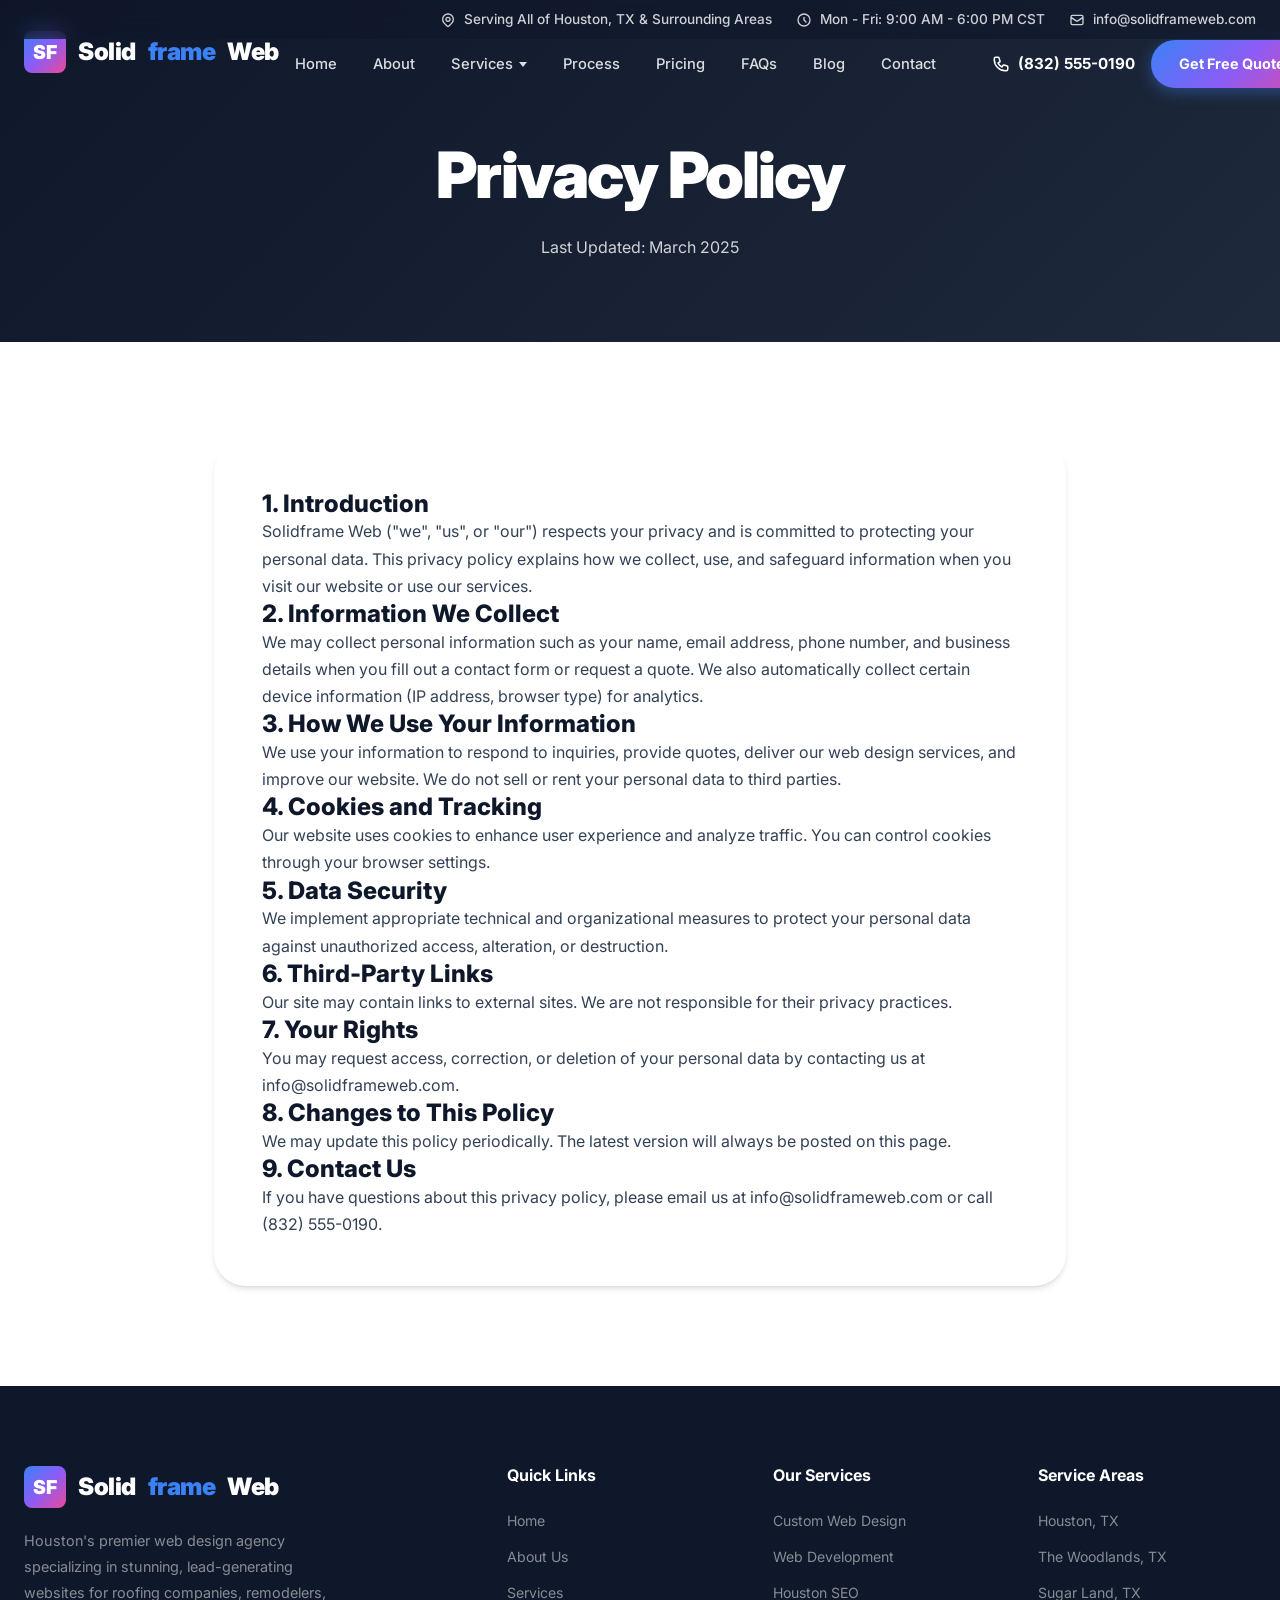
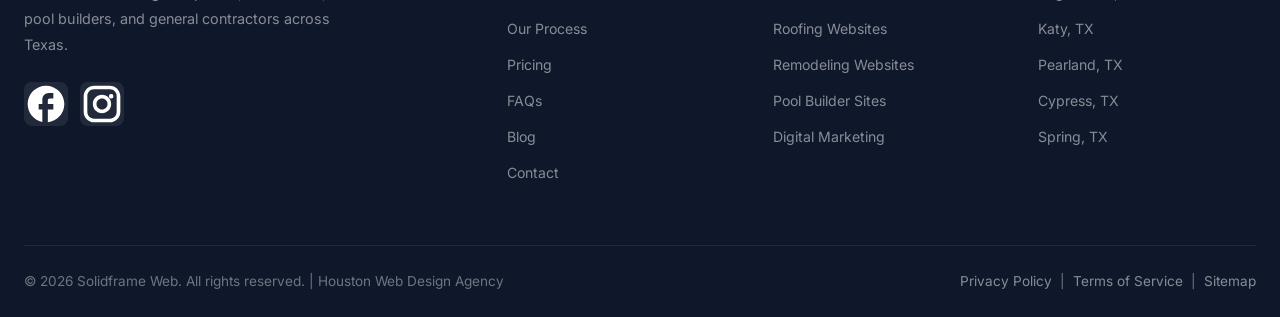
<file: privacy.html>
<!DOCTYPE html>
<html lang="en">
<head>
  <meta charset="UTF-8">
  <meta name="viewport" content="width=device-width, initial-scale=1.0">
  <title>Privacy Policy | Solidframe Web | Houston Web Design</title>
  <meta name="description" content="Solidframe Web privacy policy. Learn how we collect, use, and protect your personal information.">
  <link rel="stylesheet" href="style.css">
  <link href="https://fonts.googleapis.com/css2?family=Inter:wght@300;400;500;600;700;800;900&display=swap" rel="stylesheet">
</head>
<body>
  <div class="mobile-overlay" id="mobileOverlay"></div>

  <!-- Top Bar (same as other pages) -->
  <div class="nav-top-bar">
    <div class="container">
      <div class="nav-top-inner">
        <div class="nav-top-item">
          <svg xmlns="http://www.w3.org/2000/svg" fill="none" viewBox="0 0 24 24" stroke="currentColor" stroke-width="2"><path stroke-linecap="round" stroke-linejoin="round" d="M17.657 16.657L13.414 20.9a1.998 1.998 0 01-2.827 0l-4.244-4.243a8 8 0 1111.314 0z"/><path stroke-linecap="round" stroke-linejoin="round" d="M15 11a3 3 0 11-6 0 3 3 0 016 0z"/></svg>
          <span>Serving All of Houston, TX & Surrounding Areas</span>
        </div>
        <div class="nav-top-item">
          <svg xmlns="http://www.w3.org/2000/svg" fill="none" viewBox="0 0 24 24" stroke="currentColor" stroke-width="2"><path stroke-linecap="round" stroke-linejoin="round" d="M12 8v4l3 3m6-3a9 9 0 11-18 0 9 9 0 0118 0z"/></svg>
          <span>Mon - Fri: 9:00 AM - 6:00 PM CST</span>
        </div>
        <div class="nav-top-item">
          <svg xmlns="http://www.w3.org/2000/svg" fill="none" viewBox="0 0 24 24" stroke="currentColor" stroke-width="2"><path stroke-linecap="round" stroke-linejoin="round" d="M3 8l7.89 5.26a2 2 0 002.22 0L21 8M5 19h14a2 2 0 002-2V7a2 2 0 00-2-2H5a2 2 0 00-2 2v10a2 2 0 002 2z"/></svg>
          <a href="mailto:info@solidframeweb.com">info@solidframeweb.com</a>
        </div>
      </div>
    </div>
  </div>

  <!-- Navbar -->
  <nav class="navbar" id="navbar">
    <div class="container">
      <a href="index.html" class="nav-logo">
        <div class="logo-icon">SF</div>
        Solid<span>frame</span> Web
      </a>

      <div class="nav-main" id="navMain">
        <div class="nav-links">
          <a href="index.html" class="nav-link">Home</a>
          <a href="about.html" class="nav-link">About</a>
          <div class="nav-dropdown">
            <a href="services.html" class="nav-link">Services</a>
            <div class="dropdown-menu">
              <a href="services.html#custom-design" class="dropdown-item"><div class="dropdown-icon">🌐</div><div class="dropdown-text"><h4>Custom Web Design</h4><p>Stunning, unique websites</p></div></a>
              <a href="services.html#responsive" class="dropdown-item"><div class="dropdown-icon">📱</div><div class="dropdown-text"><h4>Responsive Development</h4><p>Pixel-perfect on every device</p></div></a>
              <a href="services.html#seo" class="dropdown-item"><div class="dropdown-icon">🔍</div><div class="dropdown-text"><h4>SEO Optimization</h4><p>Dominate Houston search</p></div></a>
              <a href="services.html#roofing" class="dropdown-item"><div class="dropdown-icon">🏗️</div><div class="dropdown-text"><h4>Roofing Websites</h4><p>Lead generation for roofers</p></div></a>
              <a href="services.html#remodeling" class="dropdown-item"><div class="dropdown-icon">🏠</div><div class="dropdown-text"><h4>Remodeling Websites</h4><p>Showcase your portfolio</p></div></a>
              <a href="services.html#pool" class="dropdown-item"><div class="dropdown-icon">🏊</div><div class="dropdown-text"><h4>Pool Builder Websites</h4><p>Attract high‑value projects</p></div></a>
              <a href="services.html#contractor" class="dropdown-item"><div class="dropdown-icon">🔧</div><div class="dropdown-text"><h4>Contractor Websites</h4><p>Professional sites for GCs</p></div></a>
              <a href="services.html#marketing" class="dropdown-item"><div class="dropdown-icon">📈</div><div class="dropdown-text"><h4>Digital Marketing</h4><p>Grow your online presence</p></div></a>
            </div>
          </div>
          <a href="process.html" class="nav-link">Process</a>
          <a href="pricing.html" class="nav-link">Pricing</a>
          <a href="faq.html" class="nav-link">FAQs</a>
          <a href="blog.html" class="nav-link">Blog</a>
          <a href="contact.html" class="nav-link">Contact</a>
        </div>
        <div class="nav-actions">
          <a href="tel:+18325550190" class="nav-phone">
            <svg xmlns="http://www.w3.org/2000/svg" fill="none" viewBox="0 0 24 24" stroke="currentColor" stroke-width="2"><path stroke-linecap="round" stroke-linejoin="round" d="M3 5a2 2 0 012-2h3.28a1 1 0 01.948.684l1.498 4.493a1 1 0 01-.502 1.21l-2.257 1.13a11.042 11.042 0 005.516 5.516l1.13-2.257a1 1 0 011.21-.502l4.493 1.498a1 1 0 01.684.949V19a2 2 0 01-2 2h-1C9.716 21 3 14.284 3 6V5z"/></svg>
            (832) 555-0190
          </a>
          <a href="index.html#quote-form" class="nav-quote-btn">Get Free Quote →</a>
        </div>
      </div>

      <div class="nav-toggle" id="navToggle">
        <span></span><span></span><span></span>
      </div>
    </div>
  </nav>

  <!-- Page Header -->
  <section class="page-header" style="background: linear-gradient(135deg, #0f172a 0%, #1e293b 100%); color: white; padding: 140px 0 80px; text-align: center;">
    <div class="container">
      <h1 class="hero-title">Privacy Policy</h1>
      <p style="color: rgba(255,255,255,0.8);">Last Updated: March 2025</p>
    </div>
  </section>

  <!-- Content -->
  <section class="legal-content section">
    <div class="container" style="max-width: 900px;">
      <div style="background: white; padding: 48px; border-radius: var(--radius-2xl); box-shadow: var(--shadow-md);">
        <h2 style="margin-top: 0;">1. Introduction</h2>
        <p>Solidframe Web ("we", "us", or "our") respects your privacy and is committed to protecting your personal data. This privacy policy explains how we collect, use, and safeguard information when you visit our website or use our services.</p>
        
        <h2>2. Information We Collect</h2>
        <p>We may collect personal information such as your name, email address, phone number, and business details when you fill out a contact form or request a quote. We also automatically collect certain device information (IP address, browser type) for analytics.</p>
        
        <h2>3. How We Use Your Information</h2>
        <p>We use your information to respond to inquiries, provide quotes, deliver our web design services, and improve our website. We do not sell or rent your personal data to third parties.</p>
        
        <h2>4. Cookies and Tracking</h2>
        <p>Our website uses cookies to enhance user experience and analyze traffic. You can control cookies through your browser settings.</p>
        
        <h2>5. Data Security</h2>
        <p>We implement appropriate technical and organizational measures to protect your personal data against unauthorized access, alteration, or destruction.</p>
        
        <h2>6. Third-Party Links</h2>
        <p>Our site may contain links to external sites. We are not responsible for their privacy practices.</p>
        
        <h2>7. Your Rights</h2>
        <p>You may request access, correction, or deletion of your personal data by contacting us at <a href="mailto:info@solidframeweb.com">info@solidframeweb.com</a>.</p>
        
        <h2>8. Changes to This Policy</h2>
        <p>We may update this policy periodically. The latest version will always be posted on this page.</p>
        
        <h2>9. Contact Us</h2>
        <p>If you have questions about this privacy policy, please email us at <a href="mailto:info@solidframeweb.com">info@solidframeweb.com</a> or call <a href="tel:+18325550190">(832) 555-0190</a>.</p>
      </div>
    </div>
  </section>

  <!-- Footer -->
  <footer class="footer">
    <div class="container">
      <div class="footer-grid">
        <div class="footer-brand">
          <a href="index.html" class="nav-logo"><div class="logo-icon">SF</div>Solid<span>frame</span> Web</a>
          <p>Houston's premier web design agency specializing in stunning, lead-generating websites for roofing companies, remodelers, pool builders, and general contractors across Texas.</p>
          <div class="contact-socials">
            <a href="#" class="social-link" aria-label="Facebook"><svg fill="currentColor" viewBox="0 0 24 24"><path d="M22 12c0-5.52-4.48-10-10-10S2 6.48 2 12c0 4.84 3.44 8.87 8 9.8V15H8v-3h2V9.5C10 7.57 11.57 6 13.5 6H16v3h-2c-.55 0-1 .45-1 1v2h3v3h-3v6.95c5.05-.5 9-4.76 9-9.95z"/></svg></a>
            <a href="#" class="social-link" aria-label="Instagram"><svg fill="currentColor" viewBox="0 0 24 24"><path d="M7.8 2h8.4C19.4 2 22 4.6 22 7.8v8.4c0 3.2-2.6 5.8-5.8 5.8H7.8C4.6 22 2 19.4 2 16.2V7.8C2 4.6 4.6 2 7.8 2zm-.2 2C5.6 4 4 5.6 4 7.6v8.8C4 18.4 5.6 20 7.6 20h8.8c2 0 3.6-1.6 3.6-3.6V7.6C20 5.6 18.4 4 16.4 4H7.6zm9.4 2.5a1.25 1.25 0 110 2.5 1.25 1.25 0 010-2.5zM12 7c2.8 0 5 2.2 5 5s-2.2 5-5 5-5-2.2-5-5 2.2-5 5-5zm0 2c-1.7 0-3 1.3-3 3s1.3 3 3 3 3-1.3 3-3-1.3-3-3-3z"/></svg></a>
          </div>
        </div>
        <div><h4>Quick Links</h4><div class="footer-links"><a href="index.html">Home</a><a href="about.html">About Us</a><a href="services.html">Services</a><a href="process.html">Our Process</a><a href="pricing.html">Pricing</a><a href="faq.html">FAQs</a><a href="blog.html">Blog</a><a href="contact.html">Contact</a></div></div>
        <div><h4>Our Services</h4><div class="footer-links"><a href="services.html">Custom Web Design</a><a href="services.html">Web Development</a><a href="services.html">Houston SEO</a><a href="services.html">Roofing Websites</a><a href="services.html">Remodeling Websites</a><a href="services.html">Pool Builder Sites</a><a href="services.html">Digital Marketing</a></div></div>
        <div><h4>Service Areas</h4><div class="footer-links"><a href="#">Houston, TX</a><a href="#">The Woodlands, TX</a><a href="#">Sugar Land, TX</a><a href="#">Katy, TX</a><a href="#">Pearland, TX</a><a href="#">Cypress, TX</a><a href="#">Spring, TX</a></div></div>
      </div>
      <div class="footer-bottom">
        <p>&copy; 2026 Solidframe Web. All rights reserved. | Houston Web Design Agency</p>
        <p><a href="privacy.html" style="color: rgba(255,255,255,0.5);">Privacy Policy</a> &nbsp;|&nbsp; <a href="terms.html" style="color: rgba(255,255,255,0.5);">Terms of Service</a> &nbsp;|&nbsp; <a href="#" style="color: rgba(255,255,255,0.5);">Sitemap</a></p>
      </div>
    </div>
  </footer>

  <button class="scroll-top" id="scrollTop" onclick="window.scrollTo({top:0,behavior:'smooth'})">↑</button>
  <script src="script.js"></script>
</body>
</html>
</file>
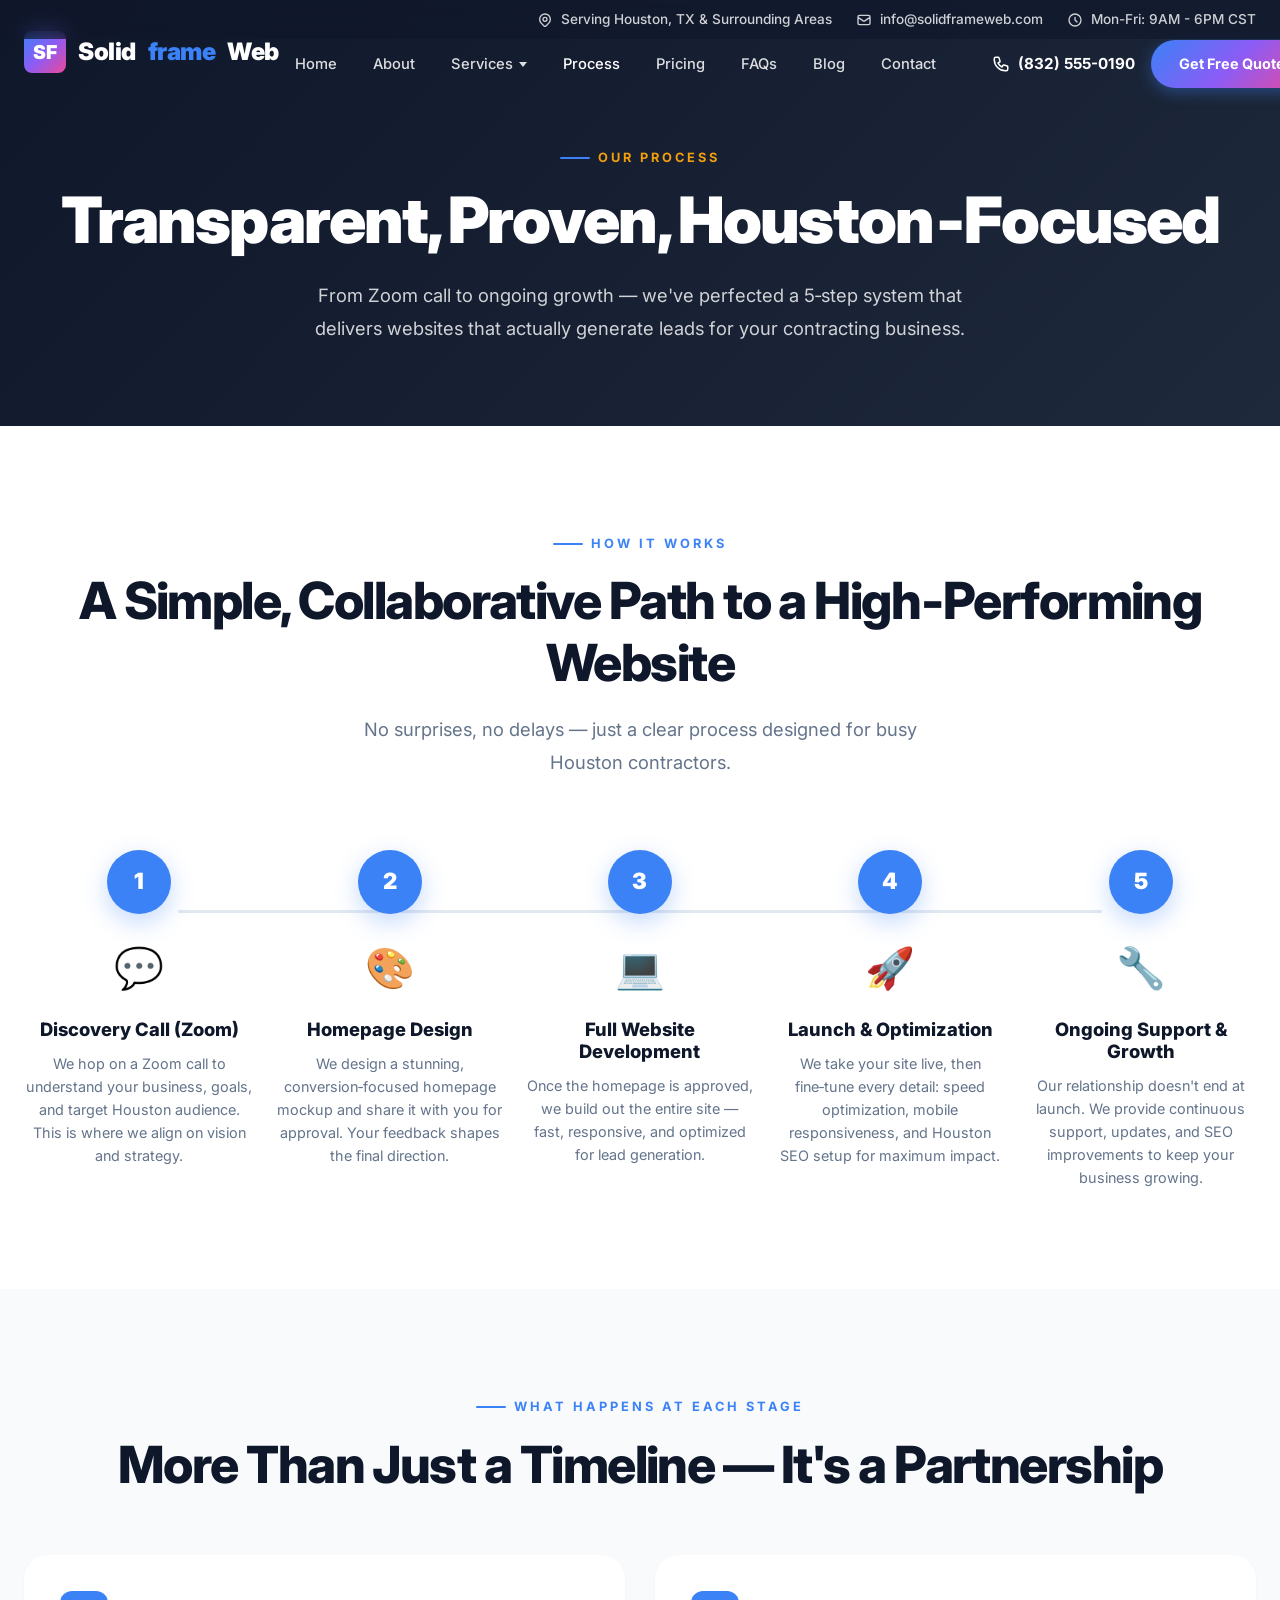
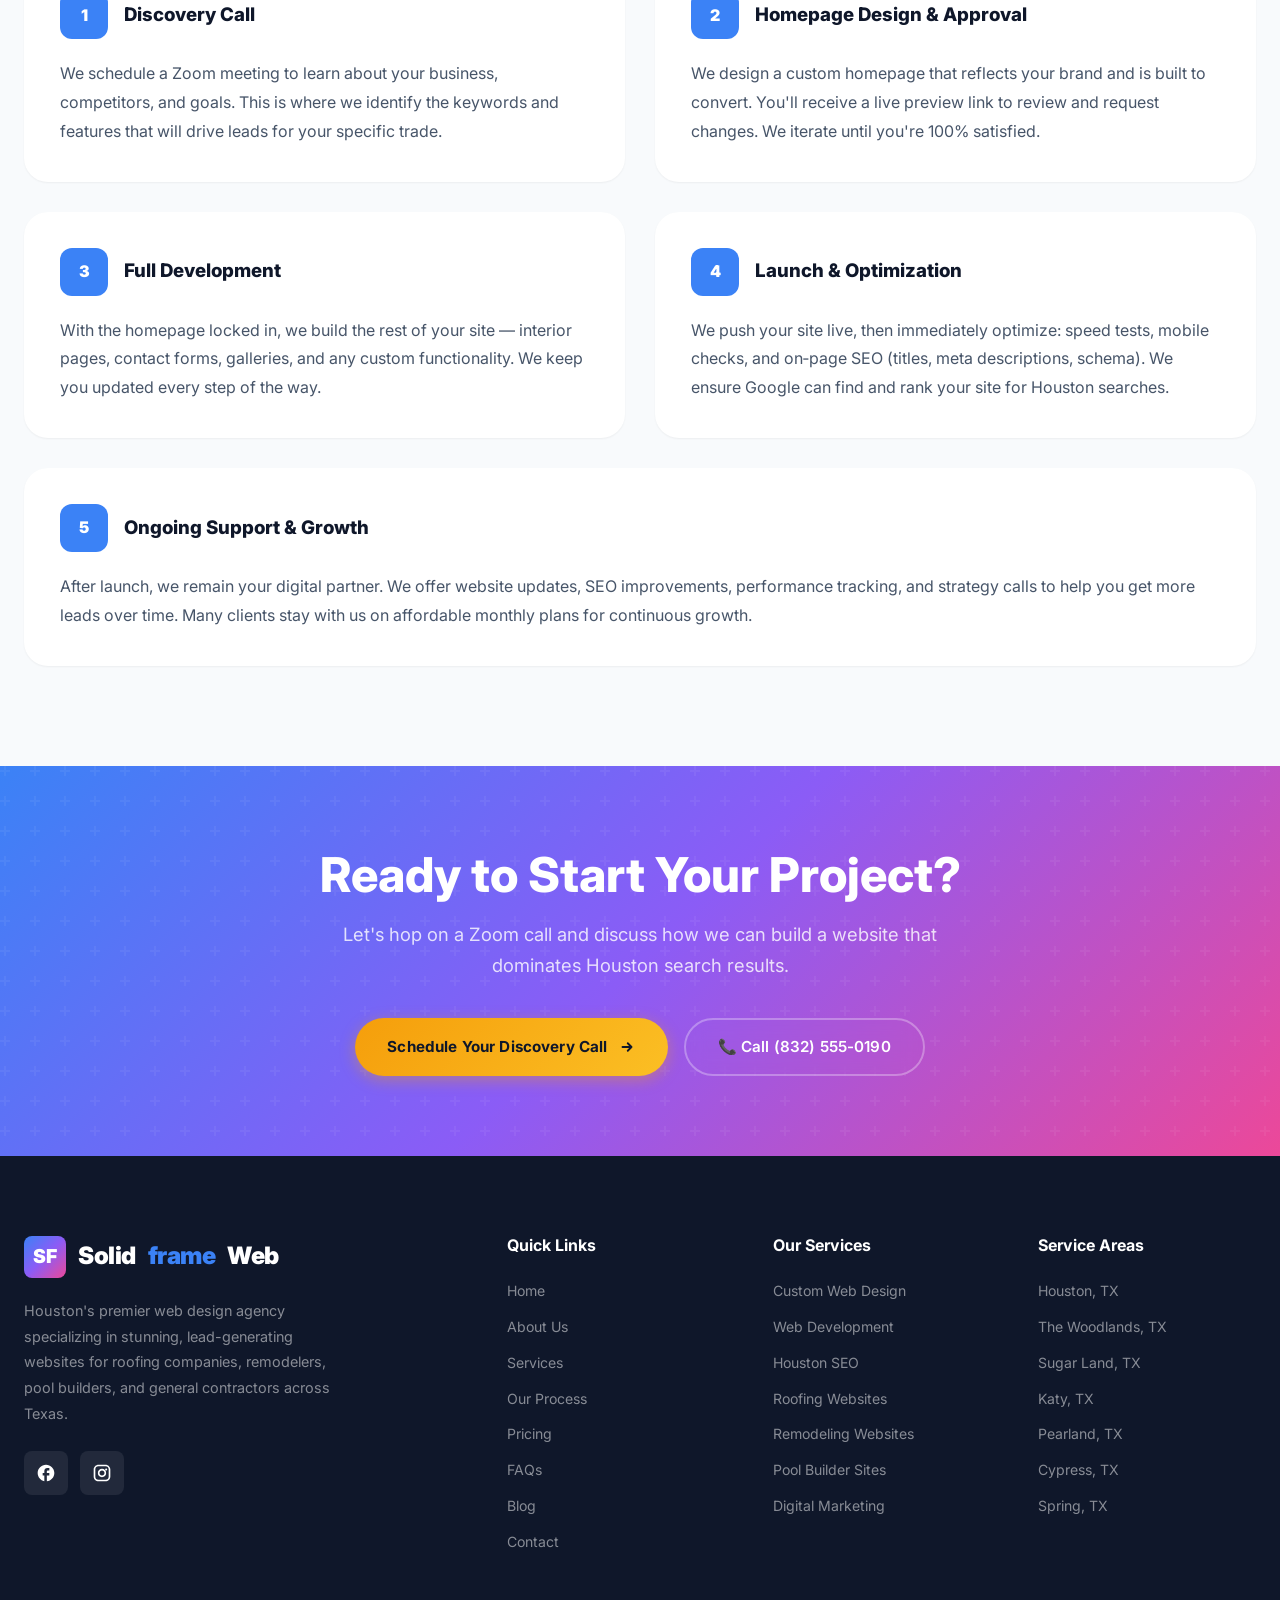
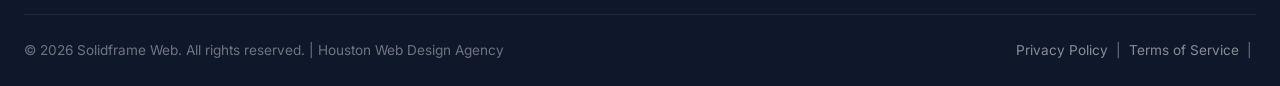
<file: process.html>
<!DOCTYPE html>
<html lang="en">
<head>
  <meta charset="UTF-8">
  <meta name="viewport" content="width=device-width, initial-scale=1.0">
  <!-- Primary Meta Tags -->
  <title>Our Web Design Process | Solidframe Web Houston | From Zoom to Launch</title>
  <meta name="description" content="See how we build high‑performance contractor websites in Houston. Discovery call, homepage design, development, launch optimization, and ongoing support.">
  <meta name="keywords" content="web design process Houston, contractor website development, Houston web design steps, zoom meeting web design">
  <meta name="author" content="Solidframe Web">
  <meta name="robots" content="index, follow">
  <link rel="canonical" href="https://www.solidframeweb.com/process.html">
  <!-- Open Graph -->
  <meta property="og:title" content="Our Web Design Process | Solidframe Web Houston">
  <meta property="og:description" content="From initial Zoom call to ongoing growth — a transparent, 5‑step process designed for Houston contractors.">
  <meta property="og:type" content="website">
  <meta property="og:url" content="https://www.solidframeweb.com/process.html">
  <meta property="og:image" content="https://www.solidframeweb.com/og-image.jpg">
  <!-- Fonts & CSS -->
  <link rel="preconnect" href="https://fonts.googleapis.com">
  <link rel="preconnect" href="https://fonts.gstatic.com" crossorigin>
  <link href="https://fonts.googleapis.com/css2?family=Inter:wght@300;400;500;600;700;800;900&family=Playfair+Display:wght@700;800;900&display=swap" rel="stylesheet">
  <link rel="stylesheet" href="style.css">
</head>
<body>
  <!-- Mobile Overlay -->
  <div class="mobile-overlay" id="mobileOverlay"></div>

  <!-- Top Bar -->
  <div class="nav-top-bar">
    <div class="container">
      <div class="nav-top-inner">
        <div class="nav-top-item">
          <svg xmlns="http://www.w3.org/2000/svg" fill="none" viewBox="0 0 24 24" stroke="currentColor" stroke-width="2"><path stroke-linecap="round" stroke-linejoin="round" d="M17.657 16.657L13.414 20.9a1.998 1.998 0 01-2.827 0l-4.244-4.243a8 8 0 1111.314 0z"/><path stroke-linecap="round" stroke-linejoin="round" d="M15 11a3 3 0 11-6 0 3 3 0 016 0z"/></svg>
          <span>Serving Houston, TX & Surrounding Areas</span>
        </div>
        <div class="nav-top-item">
          <svg xmlns="http://www.w3.org/2000/svg" fill="none" viewBox="0 0 24 24" stroke="currentColor" stroke-width="2"><path stroke-linecap="round" stroke-linejoin="round" d="M3 8l7.89 5.26a2 2 0 002.22 0L21 8M5 19h14a2 2 0 002-2V7a2 2 0 00-2-2H5a2 2 0 00-2 2v10a2 2 0 002 2z"/></svg>
          <a href="mailto:info@solidframeweb.com">info@solidframeweb.com</a>
        </div>
        <div class="nav-top-item">
          <svg xmlns="http://www.w3.org/2000/svg" fill="none" viewBox="0 0 24 24" stroke="currentColor" stroke-width="2"><path stroke-linecap="round" stroke-linejoin="round" d="M12 8v4l3 3m6-3a9 9 0 11-18 0 9 9 0 0118 0z"/></svg>
          <span>Mon-Fri: 9AM - 6PM CST</span>
        </div>
      </div>
    </div>
  </div>

  <!-- Navbar -->
  <nav class="navbar" id="navbar">
    <div class="container">
      <a href="index.html" class="nav-logo">
        <div class="logo-icon">SF</div>
        Solid<span>frame</span> Web
      </a>

      <div class="nav-main" id="navMain">
        <div class="nav-links">
          <a href="index.html" class="nav-link">Home</a>
          <a href="about.html" class="nav-link">About</a>
          <div class="nav-dropdown">
            <a href="services.html" class="nav-link">Services</a>
            <div class="dropdown-menu">
              <a href="services.html#custom-design" class="dropdown-item"><div class="dropdown-icon">🌐</div><div class="dropdown-text"><h4>Custom Web Design</h4><p>Stunning, unique websites</p></div></a>
              <a href="services.html#responsive" class="dropdown-item"><div class="dropdown-icon">📱</div><div class="dropdown-text"><h4>Responsive Development</h4><p>Pixel-perfect on every device</p></div></a>
              <a href="services.html#seo" class="dropdown-item"><div class="dropdown-icon">🔍</div><div class="dropdown-text"><h4>SEO Optimization</h4><p>Dominate Houston search</p></div></a>
              <a href="services.html#roofing" class="dropdown-item"><div class="dropdown-icon">🏗️</div><div class="dropdown-text"><h4>Roofing Websites</h4><p>Lead generation for roofers</p></div></a>
              <a href="services.html#remodeling" class="dropdown-item"><div class="dropdown-icon">🏠</div><div class="dropdown-text"><h4>Remodeling Websites</h4><p>Showcase your portfolio</p></div></a>
              <a href="services.html#pool" class="dropdown-item"><div class="dropdown-icon">🏊</div><div class="dropdown-text"><h4>Pool Builder Websites</h4><p>Attract high‑value projects</p></div></a>
              <a href="services.html#contractor" class="dropdown-item"><div class="dropdown-icon">🔧</div><div class="dropdown-text"><h4>Contractor Websites</h4><p>Professional sites for GCs</p></div></a>
              <a href="services.html#marketing" class="dropdown-item"><div class="dropdown-icon">📈</div><div class="dropdown-text"><h4>Digital Marketing</h4><p>Grow your online presence</p></div></a>
            </div>
          </div>
          <a href="process.html" class="nav-link active">Process</a>
          <a href="pricing.html" class="nav-link">Pricing</a>
          <a href="faq.html" class="nav-link">FAQs</a>
          <a href="blog.html" class="nav-link">Blog</a>
          <a href="contact.html" class="nav-link">Contact</a>
        </div>
        <div class="nav-actions">
          <a href="tel:+18325550190" class="nav-phone">
            <svg xmlns="http://www.w3.org/2000/svg" fill="none" viewBox="0 0 24 24" stroke="currentColor" stroke-width="2"><path stroke-linecap="round" stroke-linejoin="round" d="M3 5a2 2 0 012-2h3.28a1 1 0 01.948.684l1.498 4.493a1 1 0 01-.502 1.21l-2.257 1.13a11.042 11.042 0 005.516 5.516l1.13-2.257a1 1 0 011.21-.502l4.493 1.498a1 1 0 01.684.949V19a2 2 0 01-2 2h-1C9.716 21 3 14.284 3 6V5z"/></svg>
            (832) 555-0190
          </a>
          <a href="index.html#quote-form" class="nav-quote-btn">Get Free Quote</a>
        </div>
      </div>

      <div class="nav-toggle" id="navToggle">
        <span></span><span></span><span></span>
      </div>
    </div>
  </nav>

  <!-- Page Header -->
  <section class="page-header" style="background: linear-gradient(135deg, #0f172a 0%, #1e293b 100%); color: white; padding: 140px 0 80px; text-align: center;">
    <div class="container">
      <span class="section-label" style="color: var(--gold); justify-content: center;">Our Process</span>
      <h1 class="hero-title">Transparent, Proven, Houston‑Focused</h1>
      <p class="section-subtitle" style="color: rgba(255,255,255,0.8); margin: 0 auto; max-width: 700px;">From Zoom call to ongoing growth — we've perfected a 5‑step system that delivers websites that actually generate leads for your contracting business.</p>
    </div>
  </section>

  <!-- Process Timeline Section -->
  <section class="process section">
    <div class="container">
      <div class="process-header fade-in" style="text-align: center; margin-bottom: 70px;">
        <span class="section-label">How It Works</span>
        <h2 class="section-title">A Simple, Collaborative Path to a High‑Performing Website</h2>
        <p class="section-subtitle" style="margin: 0 auto;">No surprises, no delays — just a clear process designed for busy Houston contractors.</p>
      </div>

      <!-- Timeline with 5 Steps -->
      <div class="process-timeline" style="position: relative; display: grid; grid-template-columns: repeat(5, 1fr); gap: 20px;">
        <!-- Step 1: Discovery Call -->
        <div class="process-step fade-in" style="text-align: center;">
          <div class="step-number" style="margin-bottom: 20px;">1</div>
          <div class="step-icon" style="font-size: 2.5rem; margin-bottom: 16px;">💬</div>
          <h3 style="margin-bottom: 12px;">Discovery Call (Zoom)</h3>
          <p style="color: var(--gray-500); font-size: 0.9rem; line-height: 1.6;">We hop on a Zoom call to understand your business, goals, and target Houston audience. This is where we align on vision and strategy.</p>
        </div>

        <!-- Step 2: Homepage Design -->
        <div class="process-step fade-in" style="text-align: center;">
          <div class="step-number" style="margin-bottom: 20px;">2</div>
          <div class="step-icon" style="font-size: 2.5rem; margin-bottom: 16px;">🎨</div>
          <h3 style="margin-bottom: 12px;">Homepage Design</h3>
          <p style="color: var(--gray-500); font-size: 0.9rem; line-height: 1.6;">We design a stunning, conversion‑focused homepage mockup and share it with you for approval. Your feedback shapes the final direction.</p>
        </div>

        <!-- Step 3: Full Development -->
        <div class="process-step fade-in" style="text-align: center;">
          <div class="step-number" style="margin-bottom: 20px;">3</div>
          <div class="step-icon" style="font-size: 2.5rem; margin-bottom: 16px;">💻</div>
          <h3 style="margin-bottom: 12px;">Full Website Development</h3>
          <p style="color: var(--gray-500); font-size: 0.9rem; line-height: 1.6;">Once the homepage is approved, we build out the entire site — fast, responsive, and optimized for lead generation.</p>
        </div>

        <!-- Step 4: Launch & Optimization -->
        <div class="process-step fade-in" style="text-align: center;">
          <div class="step-number" style="margin-bottom: 20px;">4</div>
          <div class="step-icon" style="font-size: 2.5rem; margin-bottom: 16px;">🚀</div>
          <h3 style="margin-bottom: 12px;">Launch & Optimization</h3>
          <p style="color: var(--gray-500); font-size: 0.9rem; line-height: 1.6;">We take your site live, then fine‑tune every detail: speed optimization, mobile responsiveness, and Houston SEO setup for maximum impact.</p>
        </div>

        <!-- Step 5: Ongoing Support & Growth -->
        <div class="process-step fade-in" style="text-align: center;">
          <div class="step-number" style="margin-bottom: 20px;">5</div>
          <div class="step-icon" style="font-size: 2.5rem; margin-bottom: 16px;">🔧</div>
          <h3 style="margin-bottom: 12px;">Ongoing Support & Growth</h3>
          <p style="color: var(--gray-500); font-size: 0.9rem; line-height: 1.6;">Our relationship doesn't end at launch. We provide continuous support, updates, and SEO improvements to keep your business growing.</p>
        </div>
      </div>

      <!-- Connecting line (desktop only) -->
      <div style="position: relative; margin-top: -40px; display: none; @media (min-width: 1024px) { display: block; }">
        <div style="position: absolute; top: 30px; left: 10%; right: 10%; height: 3px; background: var(--gray-200); border-radius: 3px;"></div>
      </div>
    </div>
  </section>

  <!-- Process Detail Cards (Additional Clarity) -->
  <section class="process-details section" style="background: var(--gray-50);">
    <div class="container">
      <div class="section-header text-center fade-in" style="text-align: center; margin-bottom: 60px;">
        <span class="section-label">What Happens at Each Stage</span>
        <h2 class="section-title">More Than Just a Timeline — It's a Partnership</h2>
      </div>
      <div class="details-grid" style="display: grid; grid-template-columns: repeat(2, 1fr); gap: 30px;">
        <div class="detail-card fade-in" style="background: white; padding: 36px; border-radius: var(--radius-xl); box-shadow: var(--shadow-sm);">
          <div style="display: flex; align-items: center; gap: 16px; margin-bottom: 20px;">
            <span style="background: var(--accent); color: white; width: 48px; height: 48px; border-radius: 12px; display: flex; align-items: center; justify-content: center; font-weight: 900;">1</span>
            <h3>Discovery Call</h3>
          </div>
          <p style="color: var(--gray-600); line-height: 1.8;">We schedule a Zoom meeting to learn about your business, competitors, and goals. This is where we identify the keywords and features that will drive leads for your specific trade.</p>
        </div>
        <div class="detail-card fade-in" style="background: white; padding: 36px; border-radius: var(--radius-xl); box-shadow: var(--shadow-sm);">
          <div style="display: flex; align-items: center; gap: 16px; margin-bottom: 20px;">
            <span style="background: var(--accent); color: white; width: 48px; height: 48px; border-radius: 12px; display: flex; align-items: center; justify-content: center; font-weight: 900;">2</span>
            <h3>Homepage Design & Approval</h3>
          </div>
          <p style="color: var(--gray-600); line-height: 1.8;">We design a custom homepage that reflects your brand and is built to convert. You'll receive a live preview link to review and request changes. We iterate until you're 100% satisfied.</p>
        </div>
        <div class="detail-card fade-in" style="background: white; padding: 36px; border-radius: var(--radius-xl); box-shadow: var(--shadow-sm);">
          <div style="display: flex; align-items: center; gap: 16px; margin-bottom: 20px;">
            <span style="background: var(--accent); color: white; width: 48px; height: 48px; border-radius: 12px; display: flex; align-items: center; justify-content: center; font-weight: 900;">3</span>
            <h3>Full Development</h3>
          </div>
          <p style="color: var(--gray-600); line-height: 1.8;">With the homepage locked in, we build the rest of your site — interior pages, contact forms, galleries, and any custom functionality. We keep you updated every step of the way.</p>
        </div>
        <div class="detail-card fade-in" style="background: white; padding: 36px; border-radius: var(--radius-xl); box-shadow: var(--shadow-sm);">
          <div style="display: flex; align-items: center; gap: 16px; margin-bottom: 20px;">
            <span style="background: var(--accent); color: white; width: 48px; height: 48px; border-radius: 12px; display: flex; align-items: center; justify-content: center; font-weight: 900;">4</span>
            <h3>Launch & Optimization</h3>
          </div>
          <p style="color: var(--gray-600); line-height: 1.8;">We push your site live, then immediately optimize: speed tests, mobile checks, and on‑page SEO (titles, meta descriptions, schema). We ensure Google can find and rank your site for Houston searches.</p>
        </div>
        <div class="detail-card fade-in" style="background: white; padding: 36px; border-radius: var(--radius-xl); box-shadow: var(--shadow-sm); grid-column: span 2;">
          <div style="display: flex; align-items: center; gap: 16px; margin-bottom: 20px;">
            <span style="background: var(--accent); color: white; width: 48px; height: 48px; border-radius: 12px; display: flex; align-items: center; justify-content: center; font-weight: 900;">5</span>
            <h3>Ongoing Support & Growth</h3>
          </div>
          <p style="color: var(--gray-600); line-height: 1.8;">After launch, we remain your digital partner. We offer website updates, SEO improvements, performance tracking, and strategy calls to help you get more leads over time. Many clients stay with us on affordable monthly plans for continuous growth.</p>
        </div>
      </div>
    </div>
  </section>

  <!-- Call to Action -->
  <section class="cta" style="background: var(--gradient-1);">
    <div class="container">
      <h2>Ready to Start Your Project?</h2>
      <p>Let's hop on a Zoom call and discuss how we can build a website that dominates Houston search results.</p>
      <div class="cta-buttons">
        <a href="index.html#quote-form" class="btn btn-gold">
          Schedule Your Discovery Call
          <svg xmlns="http://www.w3.org/2000/svg" width="18" height="18" fill="none" viewBox="0 0 24 24" stroke="currentColor" stroke-width="2.5"><path stroke-linecap="round" stroke-linejoin="round" d="M13 7l5 5m0 0l-5 5m5-5H6"/></svg>
        </a>
        <a href="tel:+18325550190" class="btn btn-secondary">
          📞 Call (832) 555-0190
        </a>
      </div>
    </div>
  </section>

  <!-- Footer -->
  <footer class="footer">
    <div class="container">
      <div class="footer-grid">
        <div class="footer-brand">
          <a href="index.html" class="nav-logo">
            <div class="logo-icon">SF</div>
            Solid<span>frame</span> Web
          </a>
          <p>Houston's premier web design agency specializing in stunning, lead-generating websites for roofing companies, remodelers, pool builders, and general contractors across Texas.</p>
          <div class="contact-socials">
            <!-- Facebook -->
<a href="#" class="social-link" aria-label="Facebook">
  <svg xmlns="http://www.w3.org/2000/svg" width="20" height="20" fill="currentColor" viewBox="0 0 24 24">
    <path d="M22 12c0-5.52-4.48-10-10-10S2 6.48 2 12c0 4.84 3.44 8.87 8 9.8V15H8v-3h2V9.5C10 7.57 11.57 6 13.5 6H16v3h-2c-.55 0-1 .45-1 1v2h3v3h-3v6.95c5.05-.5 9-4.76 9-9.95z"/>
  </svg>
</a>

<!-- Instagram -->
<a href="#" class="social-link" aria-label="Instagram">
  <svg xmlns="http://www.w3.org/2000/svg" width="20" height="20" fill="currentColor" viewBox="0 0 24 24">
    <path d="M7.8 2h8.4C19.4 2 22 4.6 22 7.8v8.4c0 3.2-2.6 5.8-5.8 5.8H7.8C4.6 22 2 19.4 2 16.2V7.8C2 4.6 4.6 2 7.8 2zm-.2 2C5.6 4 4 5.6 4 7.6v8.8C4 18.4 5.6 20 7.6 20h8.8c2 0 3.6-1.6 3.6-3.6V7.6C20 5.6 18.4 4 16.4 4H7.6zm9.4 2.5a1.25 1.25 0 110 2.5 1.25 1.25 0 010-2.5zM12 7c2.8 0 5 2.2 5 5s-2.2 5-5 5-5-2.2-5-5 2.2-5 5-5zm0 2c-1.7 0-3 1.3-3 3s1.3 3 3 3 3-1.3 3-3-1.3-3-3-3z"/>
  </svg>
</a>
          </div>
        </div>
        <div>
          <h4>Quick Links</h4>
          <div class="footer-links">
            <a href="index.html">Home</a>
            <a href="about.html">About Us</a>
            <a href="services.html">Services</a>
            <a href="process.html">Our Process</a>
            <a href="pricing.html">Pricing</a>
            <a href="faq.html">FAQs</a>
            <a href="blog.html">Blog</a>
            <a href="contact.html">Contact</a>
          </div>
        </div>
        <div>
          <h4>Our Services</h4>
          <div class="footer-links">
            <a href="services.html">Custom Web Design</a>
            <a href="services.html">Web Development</a>
            <a href="services.html">Houston SEO</a>
            <a href="services.html">Roofing Websites</a>
            <a href="services.html">Remodeling Websites</a>
            <a href="services.html">Pool Builder Sites</a>
            <a href="services.html">Digital Marketing</a>
          </div>
        </div>
        <div>
          <h4>Service Areas</h4>
          <div class="footer-links">
            <a href="#">Houston, TX</a>
            <a href="#">The Woodlands, TX</a>
            <a href="#">Sugar Land, TX</a>
            <a href="#">Katy, TX</a>
            <a href="#">Pearland, TX</a>
            <a href="#">Cypress, TX</a>
            <a href="#">Spring, TX</a>
          </div>
        </div>
      </div>
      <div class="footer-bottom">
        <p>&copy; 2026 Solidframe Web. All rights reserved. | Houston Web Design Agency</p>
        <p>
          <a href="privacy.html" style="color: rgba(255,255,255,0.5);">Privacy Policy</a> &nbsp;|&nbsp;
          <a href="terms.html" style="color: rgba(255,255,255,0.5);">Terms of Service</a> &nbsp;|&nbsp;
        </p>
      </div>
    </div>
  </footer>

  <!-- Scroll to Top -->
  <button class="scroll-top" id="scrollTop" onclick="window.scrollTo({top:0,behavior:'smooth'})">
    <svg xmlns="http://www.w3.org/2000/svg" width="24" height="24" fill="none" viewBox="0 0 24 24" stroke="currentColor" stroke-width="2.5"><path stroke-linecap="round" stroke-linejoin="round" d="M5 15l7-7 7 7"/></svg>
  </button>

  <script src="script.js"></script>
</body>
</html>
</file>
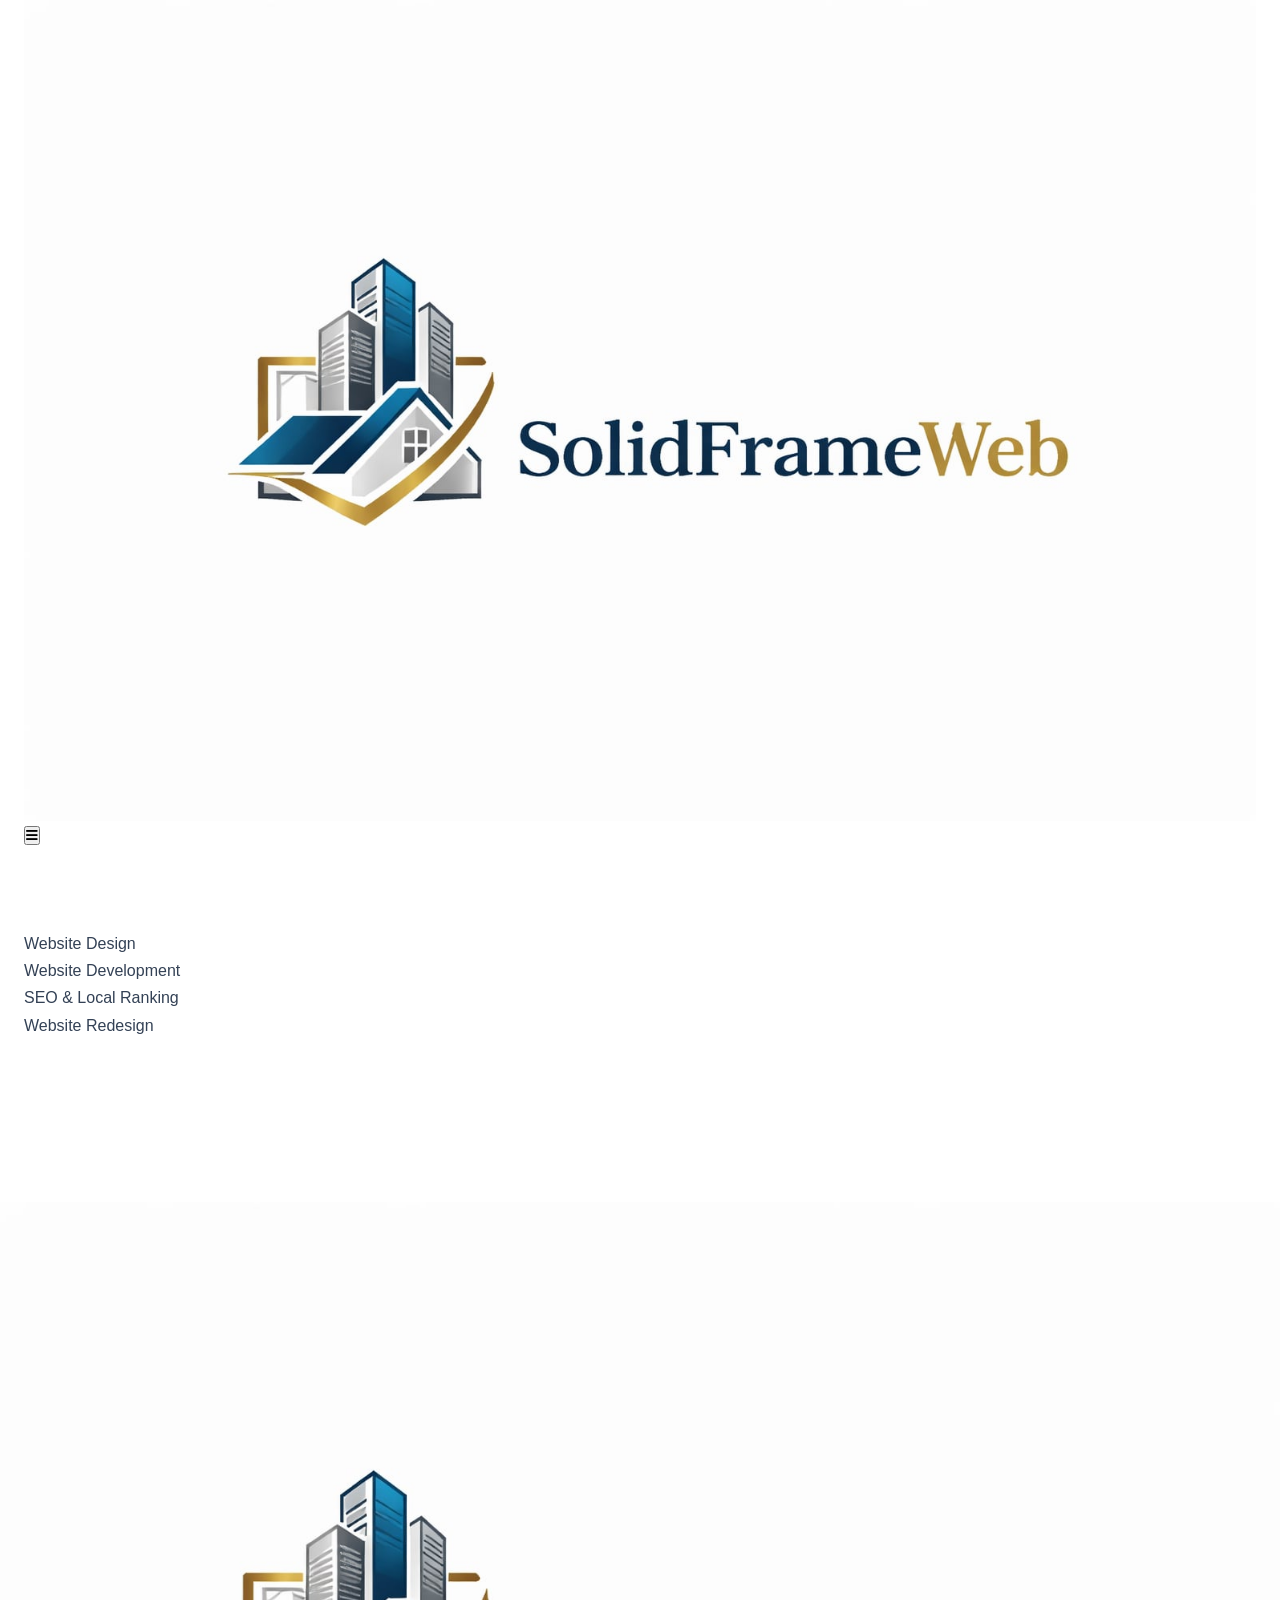
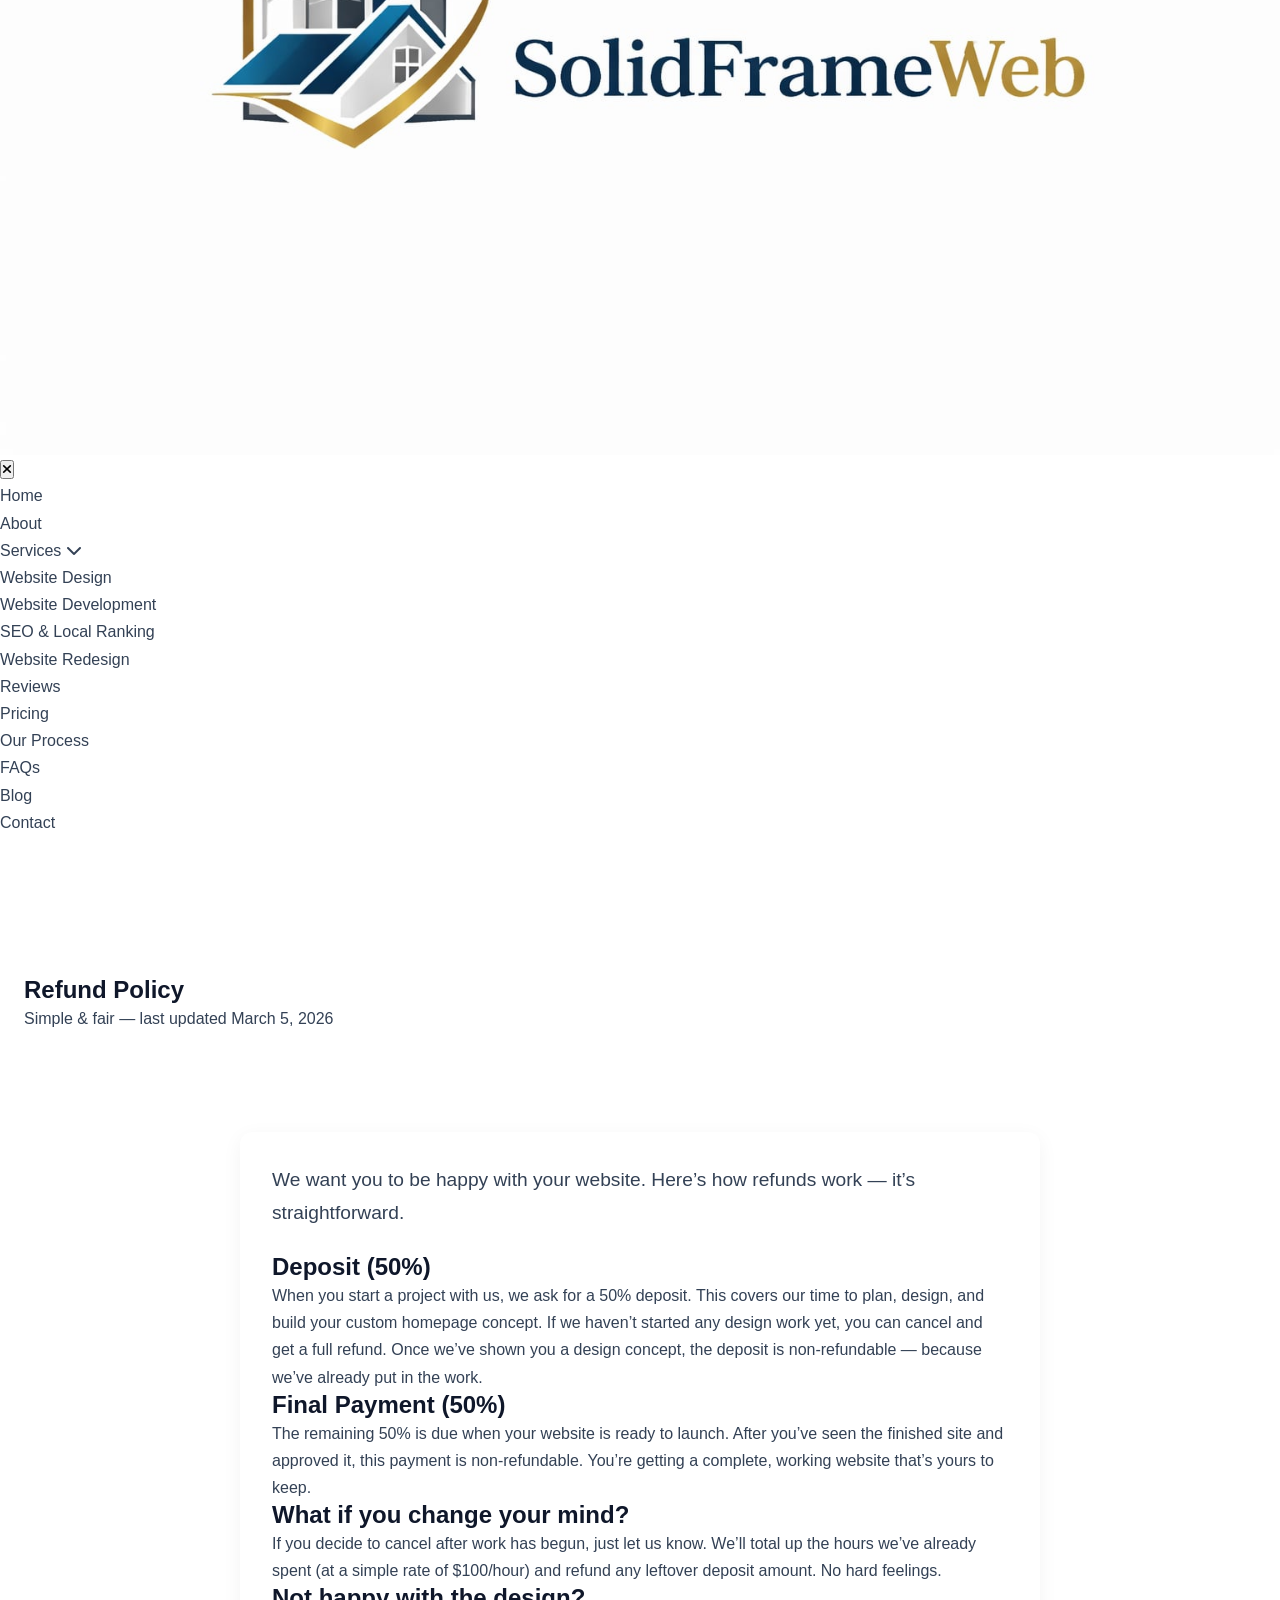
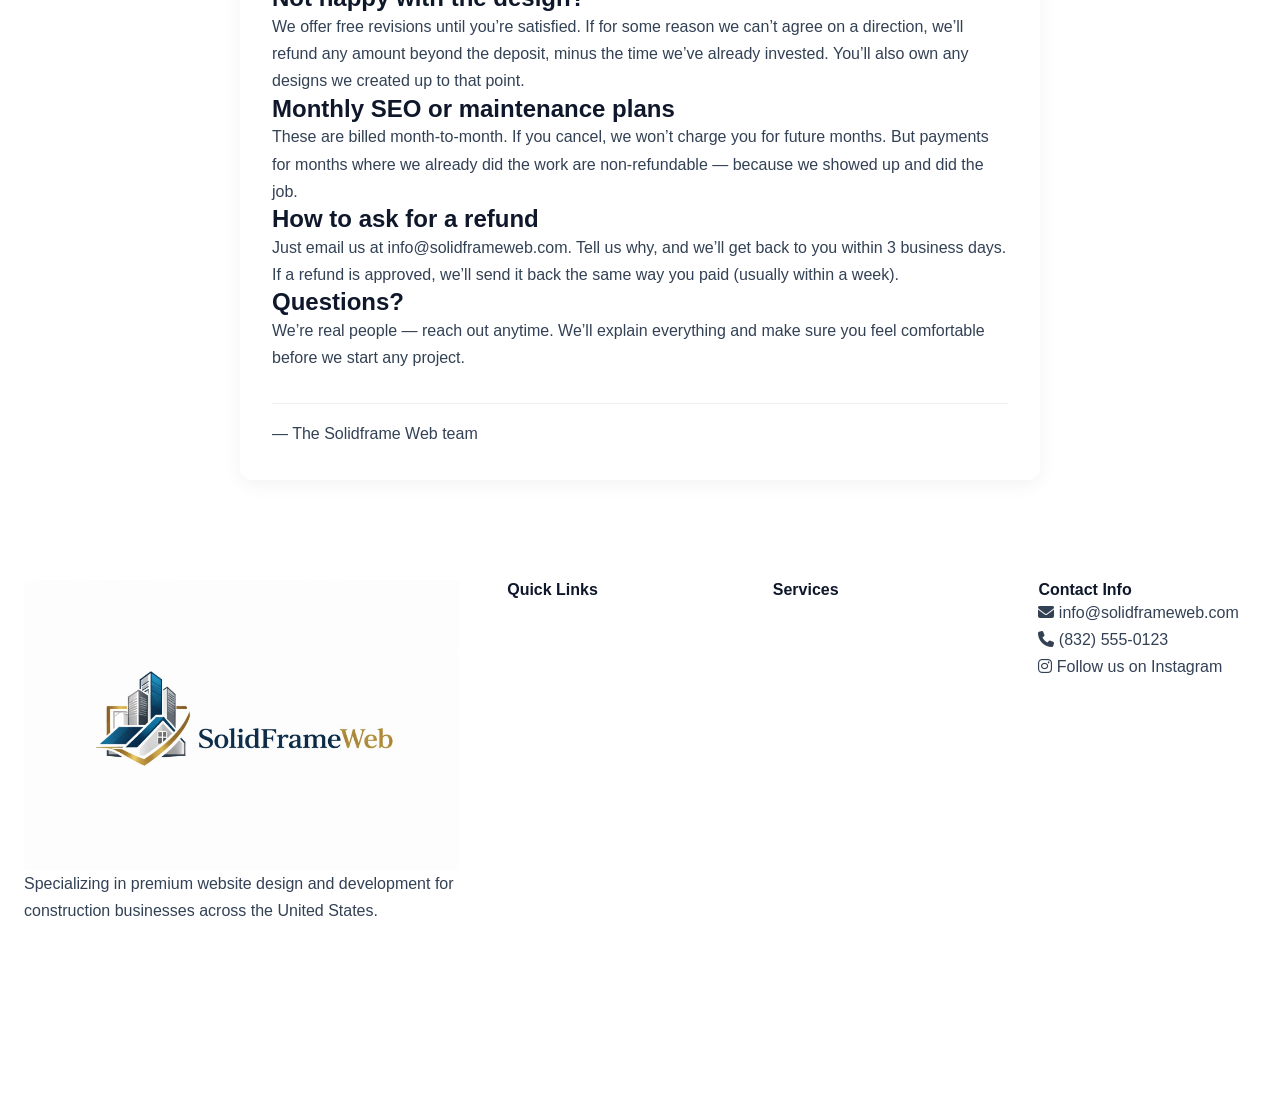
<file: refund.html>
<!DOCTYPE html>
<html lang="en">
<head>
    <meta charset="UTF-8">
    <meta name="viewport" content="width=device-width, initial-scale=1.0">
    <title>Refund Policy | Solidframe Web</title>
    <meta name="description" content="Solidframe Web's simple refund policy — fair and straightforward for our website design and development services.">
    <meta name="author" content="Solidframe Web">
    
    <!-- Font Awesome -->
    <link rel="stylesheet" href="https://cdnjs.cloudflare.com/ajax/libs/font-awesome/6.4.0/css/all.min.css">
    
    <!-- Google Fonts -->
    <link href="https://fonts.googleapis.com/css2?family=Playfair+Display:wght@400;600;700&family=Lato:wght@300;400;500;600&display=swap" rel="stylesheet">
    
    <!-- Main CSS -->
    <link rel="stylesheet" href="style.css">
    
    <!-- Favicon -->
    <link rel="icon" type="image/x-icon" href="https://api.iconify.design/mdi:hammer.svg">
</head>
<body>
    <!-- Header (Solidframe Web branding) -->
    <header class="main-header">
        <div class="container">
            <div class="nav-container">
                <a href="index.html" class="logo">
                    <img src="assets/soloidlogo.jpg" alt="Solidframe Web" class="logo-img">
                </a>
                <button class="mobile-menu-btn" aria-label="Open menu"><i class="fas fa-bars"></i></button>
                <nav class="main-nav">
                    <ul class="nav-list">
                        <li><a href="index.html" class="nav-link">Home</a></li>
                        <li><a href="about.html" class="nav-link">About</a></li>
                        <li class="has-dropdown">
                            <a href="services.html" class="nav-link">Services <i class="fas fa-chevron-down dropdown-arrow"></i></a>
                            <ul class="dropdown">
                                <li><a href="services.html#design">Website Design</a></li>
                                <li><a href="services.html#development">Website Development</a></li>
                                <li><a href="services.html#seo">SEO & Local Ranking</a></li>
                                <li><a href="services.html#redesign">Website Redesign</a></li>
                            </ul>
                        </li>
                        <li><a href="reviews.html" class="nav-link">Reviews</a></li>
                        <li><a href="pricing.html" class="nav-link">Pricing</a></li>
                        <li><a href="process.html" class="nav-link">Our Process</a></li>
                        <li><a href="faq.html" class="nav-link">FAQs</a></li>
                        <li><a href="blog.html" class="nav-link">Blog</a></li>
                        <li><a href="contact.html" class="nav-link btn-nav">Contact</a></li>
                    </ul>
                </nav>
            </div>
        </div>
    </header>

    <!-- Mobile Menu -->
    <div class="mobile-menu">
        <div class="mobile-menu-header">
            <a href="index.html" class="logo">
                <img src="assets/soloidlogo.jpg" alt="Solidframe Web" class="logo-img">
            </a>
            <button class="mobile-menu-close" aria-label="Close menu"><i class="fas fa-times"></i></button>
        </div>
        <ul class="mobile-nav-list">
            <li><a href="index.html" class="mobile-nav-link">Home</a></li>
            <li><a href="about.html" class="mobile-nav-link">About</a></li>
            <li class="mobile-has-dropdown">
                <a href="#" class="mobile-nav-link mobile-dropdown-toggle">Services <i class="fas fa-chevron-down"></i></a>
                <ul class="mobile-dropdown">
                    <li><a href="services.html#design" class="mobile-nav-link">Website Design</a></li>
                    <li><a href="services.html#development" class="mobile-nav-link">Website Development</a></li>
                    <li><a href="services.html#seo" class="mobile-nav-link">SEO & Local Ranking</a></li>
                    <li><a href="services.html#redesign" class="mobile-nav-link">Website Redesign</a></li>
                </ul>
            </li>
            <li><a href="reviews.html" class="mobile-nav-link">Reviews</a></li>
            <li><a href="pricing.html" class="mobile-nav-link">Pricing</a></li>
            <li><a href="process.html" class="mobile-nav-link">Our Process</a></li>
            <li><a href="faq.html" class="mobile-nav-link">FAQs</a></li>
            <li><a href="blog.html" class="mobile-nav-link">Blog</a></li>
            <li><a href="contact.html" class="mobile-nav-link">Contact</a></li>
        </ul>
    </div>

    <!-- Page Header -->
    <section class="page-header">
        <div class="page-header-bg"></div>
        <div class="page-header-overlay"></div>
        <div class="container">
            <div class="page-header-content">
                <h1>Refund Policy</h1>
                <p>Simple & fair — last updated March 5, 2026</p>
            </div>
        </div>
    </section>

    <!-- Simple Refund Content -->
    <section class="section">
        <div class="container">
            <div class="legal-content" style="max-width: 800px; margin: 0 auto; background: #fff; padding: 2rem; border-radius: 12px; box-shadow: 0 5px 20px rgba(0,0,0,0.05);">
                <p style="font-size: 1.2rem; margin-bottom: 1.5rem;">We want you to be happy with your website. Here’s how refunds work — it’s straightforward.</p>

                <h2>Deposit (50%)</h2>
                <p>When you start a project with us, we ask for a 50% deposit. This covers our time to plan, design, and build your custom homepage concept. If we haven’t started any design work yet, you can cancel and get a full refund. Once we’ve shown you a design concept, the deposit is non-refundable — because we’ve already put in the work.</p>

                <h2>Final Payment (50%)</h2>
                <p>The remaining 50% is due when your website is ready to launch. After you’ve seen the finished site and approved it, this payment is non-refundable. You’re getting a complete, working website that’s yours to keep.</p>

                <h2>What if you change your mind?</h2>
                <p>If you decide to cancel after work has begun, just let us know. We’ll total up the hours we’ve already spent (at a simple rate of $100/hour) and refund any leftover deposit amount. No hard feelings.</p>

                <h2>Not happy with the design?</h2>
                <p>We offer free revisions until you’re satisfied. If for some reason we can’t agree on a direction, we’ll refund any amount beyond the deposit, minus the time we’ve already invested. You’ll also own any designs we created up to that point.</p>

                <h2>Monthly SEO or maintenance plans</h2>
                <p>These are billed month-to-month. If you cancel, we won’t charge you for future months. But payments for months where we already did the work are non-refundable — because we showed up and did the job.</p>

                <h2>How to ask for a refund</h2>
                <p>Just email us at <a href="mailto:info@solidframeweb.com">info@solidframeweb.com</a>. Tell us why, and we’ll get back to you within 3 business days. If a refund is approved, we’ll send it back the same way you paid (usually within a week).</p>

                <h2>Questions?</h2>
                <p>We’re real people — reach out anytime. We’ll explain everything and make sure you feel comfortable before we start any project.</p>

                <p style="margin-top: 2rem; padding-top: 1rem; border-top: 1px solid #eee;">— The Solidframe Web team</p>
            </div>
        </div>
    </section>

    <!-- Footer (Solidframe Web branding) -->
    <footer class="main-footer">
        <div class="container">
            <div class="footer-grid">
                <div class="footer-col">
                    <a href="index.html" class="logo">
                        <img src="assets/soloidlogo.jpg" alt="Solidframe Web" class="logo-img">
                    </a>
                    <p class="footer-description">Specializing in premium website design and development for construction businesses across the United States.</p>
                </div>
                <div class="footer-col">
                    <h4 class="footer-title">Quick Links</h4>
                    <ul class="footer-links">
                        <li><a href="index.html">Home</a></li>
                        <li><a href="about.html">About</a></li>
                        <li><a href="services.html">Services</a></li>
                        <li><a href="reviews.html">Reviews</a></li>
                        <li><a href="pricing.html">Pricing</a></li>
                        <li><a href="process.html">Our Process</a></li>
                        <li><a href="faq.html">FAQs</a></li>
                        <li><a href="blog.html">Blog</a></li>
                        <li><a href="contact.html">Contact</a></li>
                    </ul>
                </div>
                <div class="footer-col">
                    <h4 class="footer-title">Services</h4>
                    <ul class="footer-links">
                        <li><a href="services.html#design">Website Design</a></li>
                        <li><a href="services.html#development">Website Development</a></li>
                        <li><a href="services.html#seo">SEO & Local Ranking</a></li>
                        <li><a href="services.html#redesign">Website Redesign</a></li>
                    </ul>
                </div>
                <div class="footer-col">
                    <h4 class="footer-title">Contact Info</h4>
                    <div class="contact-info">
                        <p><i class="fas fa-envelope"></i> <a href="mailto:info@solidframeweb.com">info@solidframeweb.com</a></p>
                        <p><i class="fas fa-phone"></i> <a href="tel:+18325550123">(832) 555-0123</a></p>
                        <p class="social-media">
                            <a href="https://www.instagram.com/solidframweb25" target="_blank" rel="noopener noreferrer">
                                <i class="fab fa-instagram"></i> Follow us on Instagram
                            </a>
                        </p>
                    </div>
                </div>
            </div>
            <div class="footer-bottom" style="display: flex; flex-direction: column; align-items: center; gap: 0.5rem; padding-top: 2rem; border-top: 1px solid rgba(255,255,255,0.1);">
                <p class="copyright">&copy; <span id="current-year"></span> Solidframe Web — All Rights Reserved</p>
                <div class="legal-links" style="font-size: 0.9rem;">
                    <a href="privacy.html">Privacy Policy</a> | <a href="terms.html">Terms of Service</a> | <a href="refund.html">Refund Policy</a>
                </div>
            </div>
        </div>
    </footer>

    <script src="script.js"></script>
    <script>
        // Dynamic year for footer
        document.getElementById('current-year') && (document.getElementById('current-year').innerText = new Date().getFullYear());
    </script>
</body>
</html>
</file>
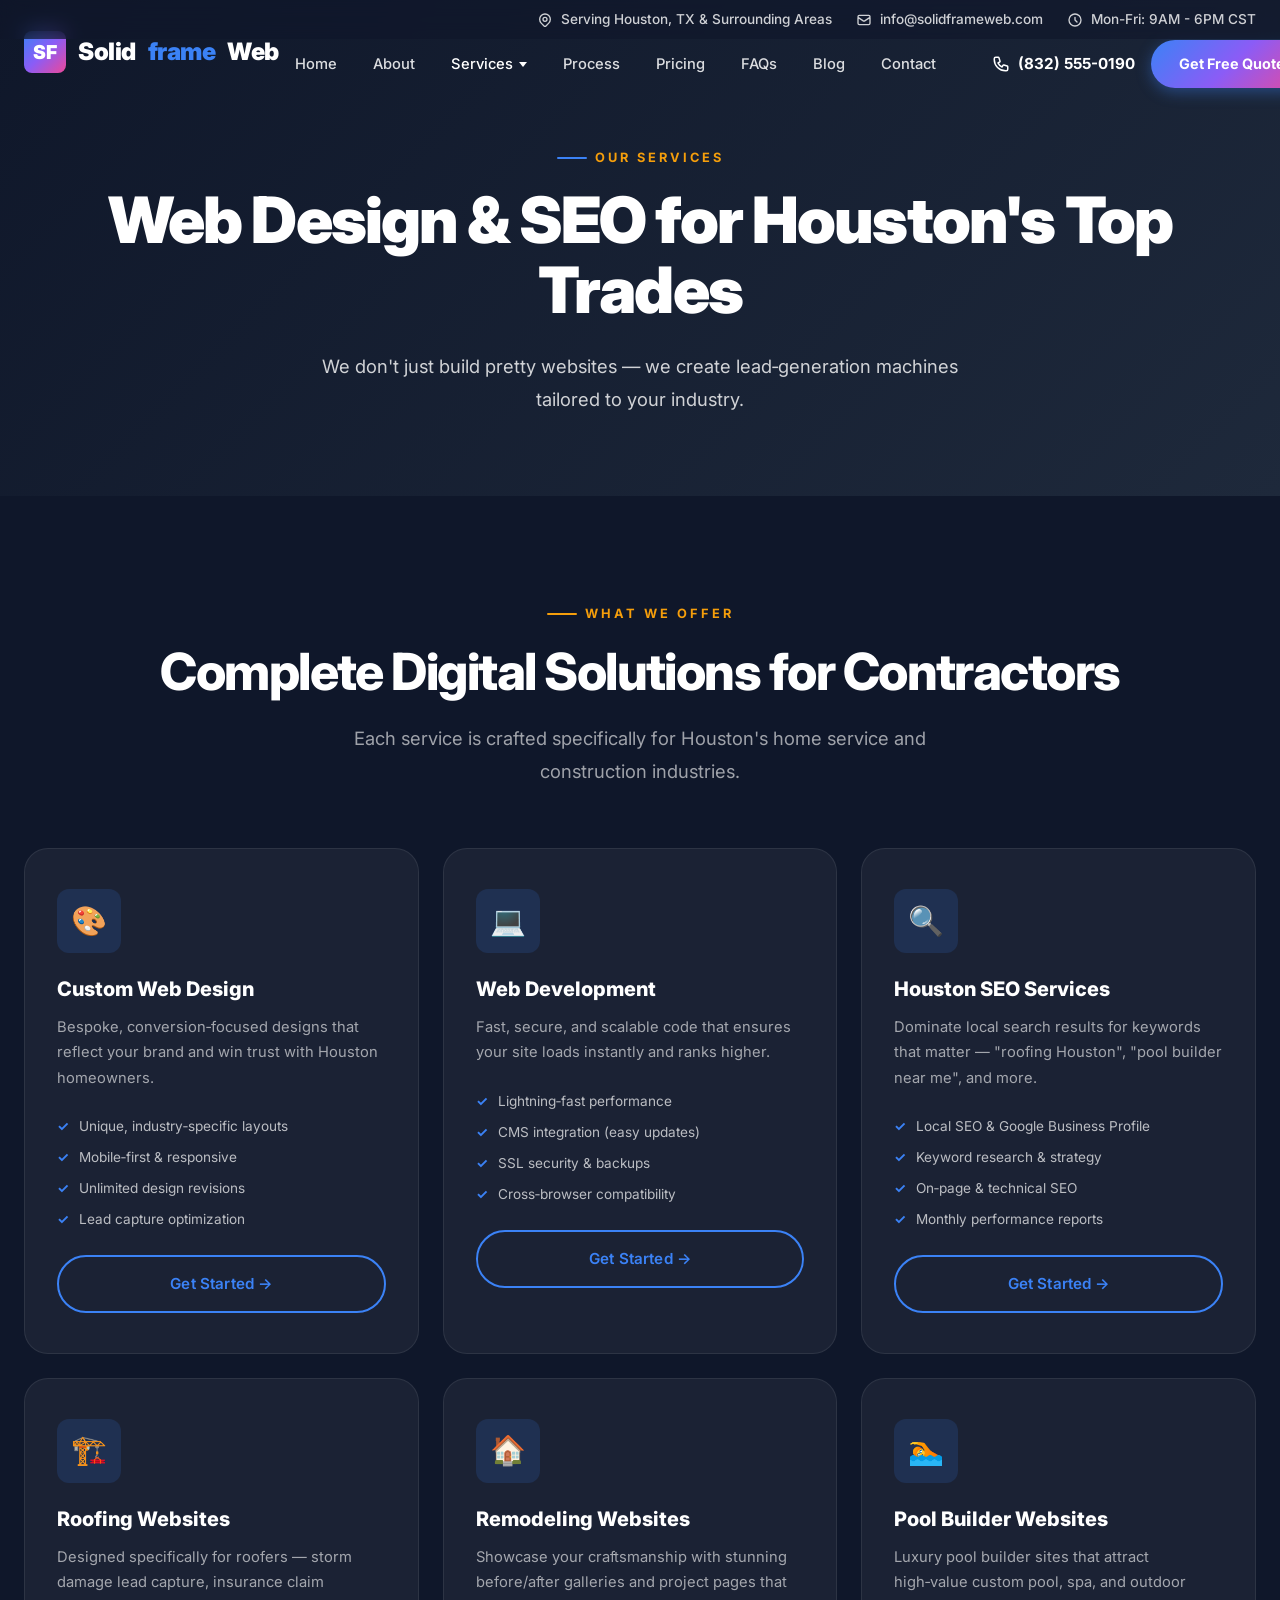
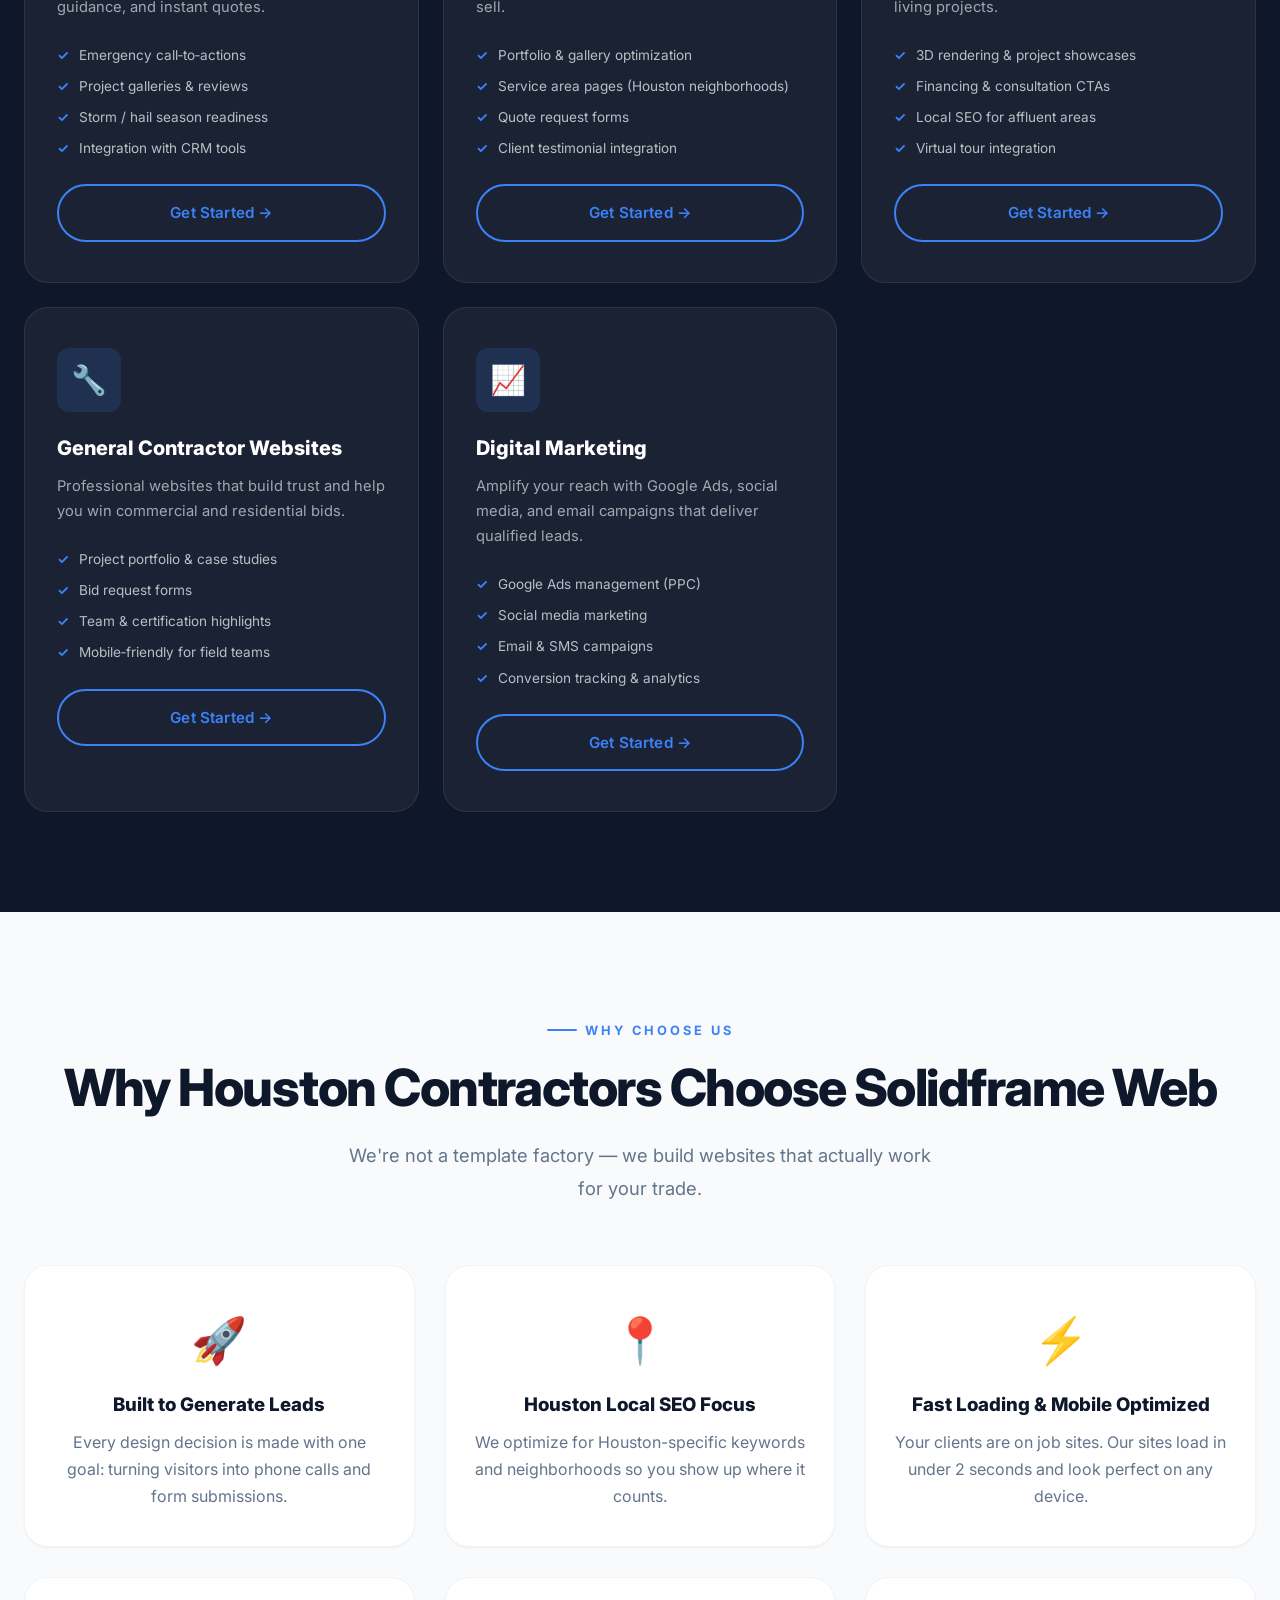
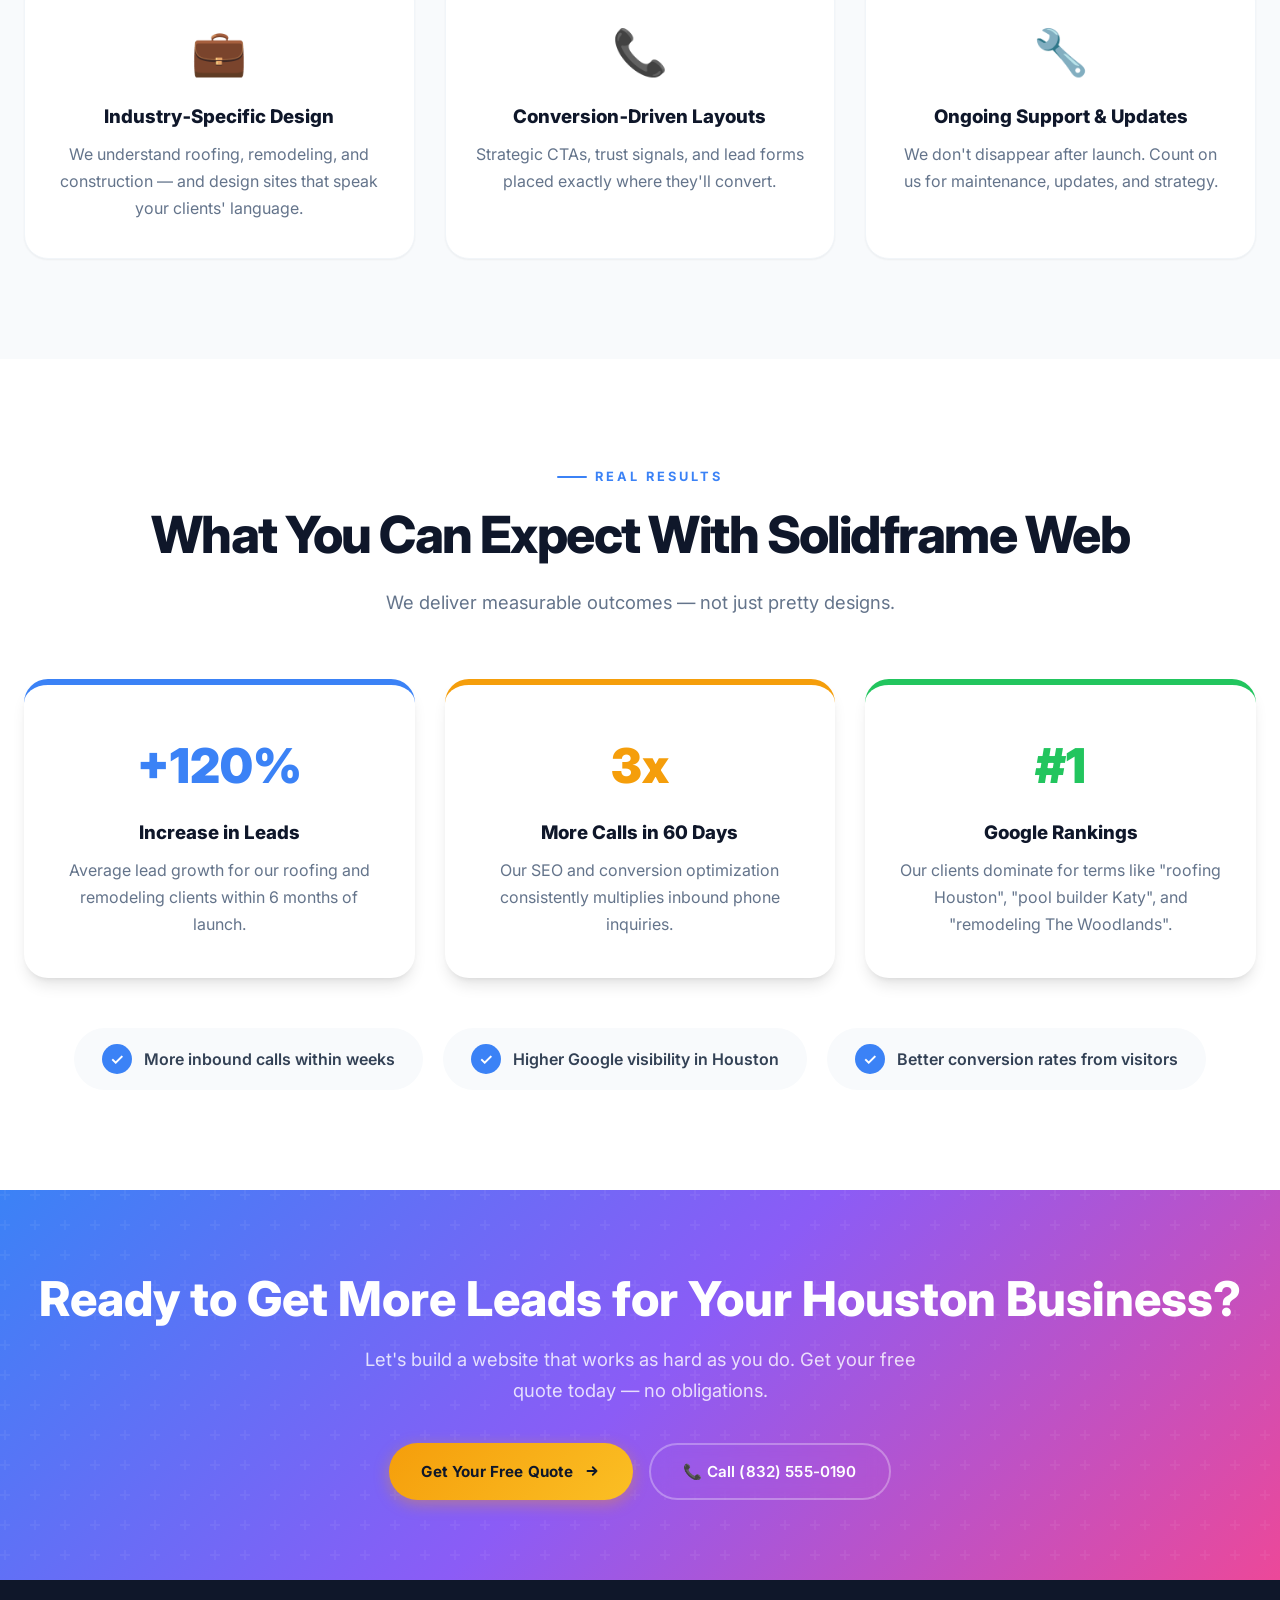
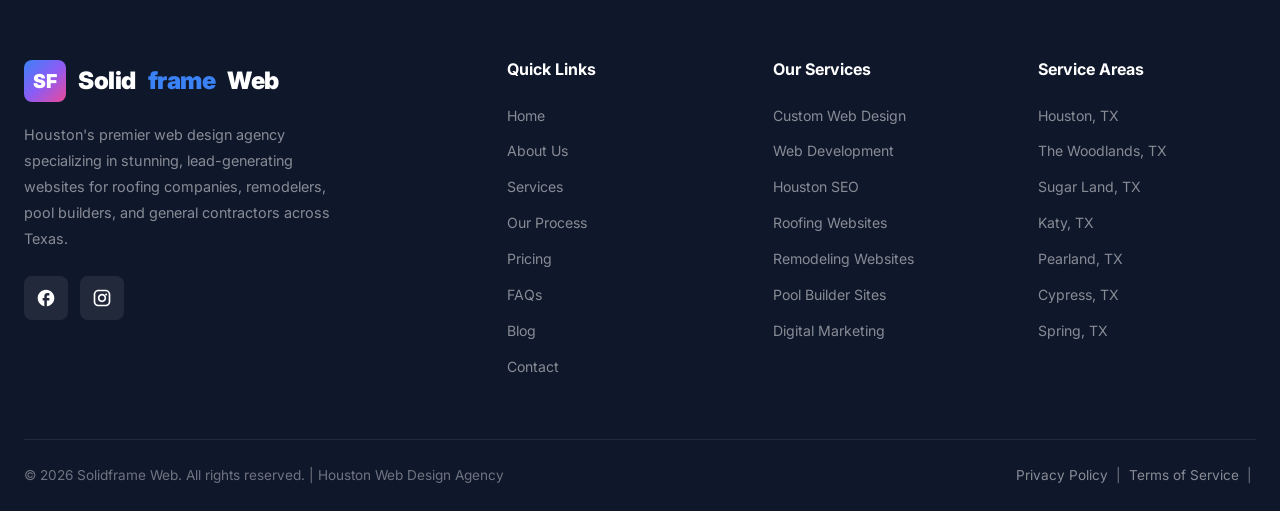
<file: services.html>
<!DOCTYPE html>
<html lang="en">
<head>
  <meta charset="UTF-8">
  <meta name="viewport" content="width=device-width, initial-scale=1.0">
  <!-- Primary Meta Tags -->
  <title>Web Design Services Houston | SEO, Roofing & Contractor Websites | Solidframe Web</title>
  <meta name="description" content="Custom web design, Houston SEO, and digital marketing for roofers, remodelers, pool builders & general contractors. Industry-specific websites that generate leads.">
  <meta name="keywords" content="web design Houston, Houston web development, roofing website design Houston, remodeling website Houston, pool builder website, contractor website Houston, SEO Houston">
  <meta name="author" content="Solidframe Web">
  <meta name="robots" content="index, follow">
  <link rel="canonical" href="https://www.solidframeweb.com/services.html">
  <!-- Open Graph -->
  <meta property="og:title" content="Web Design Services Houston | Contractor & Roofing Websites">
  <meta property="og:description" content="Industry-leading web design and SEO for Houston's trade businesses. Get a website that actually brings in leads.">
  <meta property="og:type" content="website">
  <meta property="og:url" content="https://www.solidframeweb.com/services.html">
  <meta property="og:image" content="https://www.solidframeweb.com/og-image.jpg">
  <!-- Fonts & CSS -->
  <link rel="preconnect" href="https://fonts.googleapis.com">
  <link rel="preconnect" href="https://fonts.gstatic.com" crossorigin>
  <link href="https://fonts.googleapis.com/css2?family=Inter:wght@300;400;500;600;700;800;900&family=Playfair+Display:wght@700;800;900&display=swap" rel="stylesheet">
  <link rel="stylesheet" href="style.css">
</head>
<body>
  <!-- Mobile Overlay -->
  <div class="mobile-overlay" id="mobileOverlay"></div>

  <!-- Top Bar -->
  <div class="nav-top-bar">
    <div class="container">
      <div class="nav-top-inner">
        <div class="nav-top-item">
          <svg xmlns="http://www.w3.org/2000/svg" fill="none" viewBox="0 0 24 24" stroke="currentColor" stroke-width="2"><path stroke-linecap="round" stroke-linejoin="round" d="M17.657 16.657L13.414 20.9a1.998 1.998 0 01-2.827 0l-4.244-4.243a8 8 0 1111.314 0z"/><path stroke-linecap="round" stroke-linejoin="round" d="M15 11a3 3 0 11-6 0 3 3 0 016 0z"/></svg>
          <span>Serving Houston, TX & Surrounding Areas</span>
        </div>
        <div class="nav-top-item">
          <svg xmlns="http://www.w3.org/2000/svg" fill="none" viewBox="0 0 24 24" stroke="currentColor" stroke-width="2"><path stroke-linecap="round" stroke-linejoin="round" d="M3 8l7.89 5.26a2 2 0 002.22 0L21 8M5 19h14a2 2 0 002-2V7a2 2 0 00-2-2H5a2 2 0 00-2 2v10a2 2 0 002 2z"/></svg>
          <a href="mailto:info@solidframeweb.com">info@solidframeweb.com</a>
        </div>
        <div class="nav-top-item">
          <svg xmlns="http://www.w3.org/2000/svg" fill="none" viewBox="0 0 24 24" stroke="currentColor" stroke-width="2"><path stroke-linecap="round" stroke-linejoin="round" d="M12 8v4l3 3m6-3a9 9 0 11-18 0 9 9 0 0118 0z"/></svg>
          <span>Mon-Fri: 9AM - 6PM CST</span>
        </div>
      </div>
    </div>
  </div>

  <!-- Navbar -->
  <nav class="navbar" id="navbar">
    <div class="container">
      <a href="index.html" class="nav-logo">
        <div class="logo-icon">SF</div>
        Solid<span>frame</span> Web
      </a>

      <div class="nav-main" id="navMain">
        <div class="nav-links">
          <a href="index.html" class="nav-link">Home</a>
          <a href="about.html" class="nav-link">About</a>
          <div class="nav-dropdown">
            <a href="services.html" class="nav-link active">Services</a>
            <div class="dropdown-menu">
              <a href="services.html#custom-design" class="dropdown-item"><div class="dropdown-icon">🌐</div><div class="dropdown-text"><h4>Custom Web Design</h4><p>Stunning, unique websites tailored to your brand</p></div></a>
              <a href="services.html#responsive" class="dropdown-item"><div class="dropdown-icon">📱</div><div class="dropdown-text"><h4>Responsive Development</h4><p>Pixel-perfect on every device</p></div></a>
              <a href="services.html#seo" class="dropdown-item"><div class="dropdown-icon">🔍</div><div class="dropdown-text"><h4>SEO Optimization</h4><p>Dominate Houston search rankings</p></div></a>
              <a href="services.html#roofing" class="dropdown-item"><div class="dropdown-icon">🏗️</div><div class="dropdown-text"><h4>Roofing Websites</h4><p>Lead-generating sites for roofers</p></div></a>
              <a href="services.html#remodeling" class="dropdown-item"><div class="dropdown-icon">🏠</div><div class="dropdown-text"><h4>Remodeling Websites</h4><p>Showcase your portfolio</p></div></a>
              <a href="services.html#pool" class="dropdown-item"><div class="dropdown-icon">🏊</div><div class="dropdown-text"><h4>Pool Builder Websites</h4><p>Attract high-value projects</p></div></a>
              <a href="services.html#contractor" class="dropdown-item"><div class="dropdown-icon">🔧</div><div class="dropdown-text"><h4>Contractor Websites</h4><p>Professional sites for GCs</p></div></a>
              <a href="services.html#marketing" class="dropdown-item"><div class="dropdown-icon">📈</div><div class="dropdown-text"><h4>Digital Marketing</h4><p>Grow your online presence</p></div></a>
            </div>
          </div>
          <a href="process.html" class="nav-link">Process</a>
          <a href="pricing.html" class="nav-link">Pricing</a>
          <a href="faq.html" class="nav-link">FAQs</a>
          <a href="blog.html" class="nav-link">Blog</a>
          <a href="contact.html" class="nav-link">Contact</a>
        </div>
        <div class="nav-actions">
          <a href="tel:+18325550190" class="nav-phone">
            <svg xmlns="http://www.w3.org/2000/svg" fill="none" viewBox="0 0 24 24" stroke="currentColor" stroke-width="2"><path stroke-linecap="round" stroke-linejoin="round" d="M3 5a2 2 0 012-2h3.28a1 1 0 01.948.684l1.498 4.493a1 1 0 01-.502 1.21l-2.257 1.13a11.042 11.042 0 005.516 5.516l1.13-2.257a1 1 0 011.21-.502l4.493 1.498a1 1 0 01.684.949V19a2 2 0 01-2 2h-1C9.716 21 3 14.284 3 6V5z"/></svg>
            (832) 555-0190
          </a>
          <a href="index.html#quote-form" class="nav-quote-btn">Get Free Quote</a>
        </div>
      </div>

      <div class="nav-toggle" id="navToggle">
        <span></span><span></span><span></span>
      </div>
    </div>
  </nav>

  <!-- Page Header -->
  <section class="page-header" style="background: linear-gradient(135deg, #0f172a 0%, #1e293b 100%); color: white; padding: 140px 0 80px; text-align: center;">
    <div class="container">
      <span class="section-label" style="color: var(--gold); justify-content: center;">Our Services</span>
      <h1 class="hero-title">Web Design & SEO for Houston's Top Trades</h1>
      <p class="section-subtitle" style="color: rgba(255,255,255,0.8); margin: 0 auto; max-width: 700px;">We don't just build pretty websites — we create lead‑generation machines tailored to your industry.</p>
    </div>
  </section>

  <!-- Services Grid (with Get Started buttons) -->
  <section class="services section" id="services-list">
    <div class="container">
      <div class="services-header fade-in" style="text-align: center; margin-bottom: 60px;">
        <span class="section-label">What We Offer</span>
        <h2 class="section-title">Complete Digital Solutions for Contractors</h2>
        <p class="section-subtitle" style="margin: 0 auto;">Each service is crafted specifically for Houston's home service and construction industries.</p>
      </div>
      <div class="services-grid">
        <!-- Service Card 1 -->
        <div class="service-card fade-in" id="custom-design">
          <div class="service-icon">🎨</div>
          <h3>Custom Web Design</h3>
          <p>Bespoke, conversion‑focused designs that reflect your brand and win trust with Houston homeowners.</p>
          <ul class="service-features">
            <li>Unique, industry‑specific layouts</li>
            <li>Mobile‑first & responsive</li>
            <li>Unlimited design revisions</li>
            <li>Lead capture optimization</li>
          </ul>
          <a href="index.html#quote-form" class="btn btn-outline" style="margin-top: 24px; width: 100%; justify-content: center;">Get Started →</a>
        </div>
        <!-- Service Card 2 -->
        <div class="service-card fade-in" id="responsive">
          <div class="service-icon">💻</div>
          <h3>Web Development</h3>
          <p>Fast, secure, and scalable code that ensures your site loads instantly and ranks higher.</p>
          <ul class="service-features">
            <li>Lightning‑fast performance</li>
            <li>CMS integration (easy updates)</li>
            <li>SSL security & backups</li>
            <li>Cross‑browser compatibility</li>
          </ul>
          <a href="index.html#quote-form" class="btn btn-outline" style="margin-top: 24px; width: 100%; justify-content: center;">Get Started →</a>
        </div>
        <!-- Service Card 3 -->
        <div class="service-card fade-in" id="seo">
          <div class="service-icon">🔍</div>
          <h3>Houston SEO Services</h3>
          <p>Dominate local search results for keywords that matter — "roofing Houston", "pool builder near me", and more.</p>
          <ul class="service-features">
            <li>Local SEO & Google Business Profile</li>
            <li>Keyword research & strategy</li>
            <li>On‑page & technical SEO</li>
            <li>Monthly performance reports</li>
          </ul>
          <a href="index.html#quote-form" class="btn btn-outline" style="margin-top: 24px; width: 100%; justify-content: center;">Get Started →</a>
        </div>
        <!-- Service Card 4 -->
        <div class="service-card fade-in" id="roofing">
          <div class="service-icon">🏗️</div>
          <h3>Roofing Websites</h3>
          <p>Designed specifically for roofers — storm damage lead capture, insurance claim guidance, and instant quotes.</p>
          <ul class="service-features">
            <li>Emergency call‑to‑actions</li>
            <li>Project galleries & reviews</li>
            <li>Storm / hail season readiness</li>
            <li>Integration with CRM tools</li>
          </ul>
          <a href="index.html#quote-form" class="btn btn-outline" style="margin-top: 24px; width: 100%; justify-content: center;">Get Started →</a>
        </div>
        <!-- Service Card 5 -->
        <div class="service-card fade-in" id="remodeling">
          <div class="service-icon">🏠</div>
          <h3>Remodeling Websites</h3>
          <p>Showcase your craftsmanship with stunning before/after galleries and project pages that sell.</p>
          <ul class="service-features">
            <li>Portfolio & gallery optimization</li>
            <li>Service area pages (Houston neighborhoods)</li>
            <li>Quote request forms</li>
            <li>Client testimonial integration</li>
          </ul>
          <a href="index.html#quote-form" class="btn btn-outline" style="margin-top: 24px; width: 100%; justify-content: center;">Get Started →</a>
        </div>
        <!-- Service Card 6 -->
        <div class="service-card fade-in" id="pool">
          <div class="service-icon">🏊</div>
          <h3>Pool Builder Websites</h3>
          <p>Luxury pool builder sites that attract high‑value custom pool, spa, and outdoor living projects.</p>
          <ul class="service-features">
            <li>3D rendering & project showcases</li>
            <li>Financing & consultation CTAs</li>
            <li>Local SEO for affluent areas</li>
            <li>Virtual tour integration</li>
          </ul>
          <a href="index.html#quote-form" class="btn btn-outline" style="margin-top: 24px; width: 100%; justify-content: center;">Get Started →</a>
        </div>
        <!-- Service Card 7 -->
        <div class="service-card fade-in" id="contractor">
          <div class="service-icon">🔧</div>
          <h3>General Contractor Websites</h3>
          <p>Professional websites that build trust and help you win commercial and residential bids.</p>
          <ul class="service-features">
            <li>Project portfolio & case studies</li>
            <li>Bid request forms</li>
            <li>Team & certification highlights</li>
            <li>Mobile‑friendly for field teams</li>
          </ul>
          <a href="index.html#quote-form" class="btn btn-outline" style="margin-top: 24px; width: 100%; justify-content: center;">Get Started →</a>
        </div>
        <!-- Service Card 8 -->
        <div class="service-card fade-in" id="marketing">
          <div class="service-icon">📈</div>
          <h3>Digital Marketing</h3>
          <p>Amplify your reach with Google Ads, social media, and email campaigns that deliver qualified leads.</p>
          <ul class="service-features">
            <li>Google Ads management (PPC)</li>
            <li>Social media marketing</li>
            <li>Email & SMS campaigns</li>
            <li>Conversion tracking & analytics</li>
          </ul>
          <a href="index.html#quote-form" class="btn btn-outline" style="margin-top: 24px; width: 100%; justify-content: center;">Get Started →</a>
        </div>
      </div>
    </div>
  </section>

  <!-- Why Choose Us Section (Conversion Focused) -->
  <section class="why-choose section" style="background: var(--gray-50);">
    <div class="container">
      <div class="section-header text-center fade-in" style="text-align: center; margin-bottom: 60px;">
        <span class="section-label">Why Choose Us</span>
        <h2 class="section-title">Why Houston Contractors Choose Solidframe Web</h2>
        <p class="section-subtitle" style="margin: 0 auto;">We're not a template factory — we build websites that actually work for your trade.</p>
      </div>
      <div class="benefits-grid" style="display: grid; grid-template-columns: repeat(3, 1fr); gap: 30px;">
        <!-- Benefit Card 1 -->
        <div class="benefit-card fade-in" style="background: white; padding: 36px 28px; border-radius: var(--radius-xl); box-shadow: var(--shadow-sm); border: 1px solid var(--gray-100); text-align: center;">
          <div style="font-size: 2.8rem; margin-bottom: 16px;">🚀</div>
          <h3 style="margin-bottom: 12px;">Built to Generate Leads</h3>
          <p style="color: var(--gray-500);">Every design decision is made with one goal: turning visitors into phone calls and form submissions.</p>
        </div>
        <!-- Benefit Card 2 -->
        <div class="benefit-card fade-in" style="background: white; padding: 36px 28px; border-radius: var(--radius-xl); box-shadow: var(--shadow-sm); border: 1px solid var(--gray-100); text-align: center;">
          <div style="font-size: 2.8rem; margin-bottom: 16px;">📍</div>
          <h3 style="margin-bottom: 12px;">Houston Local SEO Focus</h3>
          <p style="color: var(--gray-500);">We optimize for Houston-specific keywords and neighborhoods so you show up where it counts.</p>
        </div>
        <!-- Benefit Card 3 -->
        <div class="benefit-card fade-in" style="background: white; padding: 36px 28px; border-radius: var(--radius-xl); box-shadow: var(--shadow-sm); border: 1px solid var(--gray-100); text-align: center;">
          <div style="font-size: 2.8rem; margin-bottom: 16px;">⚡</div>
          <h3 style="margin-bottom: 12px;">Fast Loading & Mobile Optimized</h3>
          <p style="color: var(--gray-500);">Your clients are on job sites. Our sites load in under 2 seconds and look perfect on any device.</p>
        </div>
        <!-- Benefit Card 4 -->
        <div class="benefit-card fade-in" style="background: white; padding: 36px 28px; border-radius: var(--radius-xl); box-shadow: var(--shadow-sm); border: 1px solid var(--gray-100); text-align: center;">
          <div style="font-size: 2.8rem; margin-bottom: 16px;">💼</div>
          <h3 style="margin-bottom: 12px;">Industry‑Specific Design</h3>
          <p style="color: var(--gray-500);">We understand roofing, remodeling, and construction — and design sites that speak your clients' language.</p>
        </div>
        <!-- Benefit Card 5 -->
        <div class="benefit-card fade-in" style="background: white; padding: 36px 28px; border-radius: var(--radius-xl); box-shadow: var(--shadow-sm); border: 1px solid var(--gray-100); text-align: center;">
          <div style="font-size: 2.8rem; margin-bottom: 16px;">📞</div>
          <h3 style="margin-bottom: 12px;">Conversion‑Driven Layouts</h3>
          <p style="color: var(--gray-500);">Strategic CTAs, trust signals, and lead forms placed exactly where they'll convert.</p>
        </div>
        <!-- Benefit Card 6 -->
        <div class="benefit-card fade-in" style="background: white; padding: 36px 28px; border-radius: var(--radius-xl); box-shadow: var(--shadow-sm); border: 1px solid var(--gray-100); text-align: center;">
          <div style="font-size: 2.8rem; margin-bottom: 16px;">🔧</div>
          <h3 style="margin-bottom: 12px;">Ongoing Support & Updates</h3>
          <p style="color: var(--gray-500);">We don't disappear after launch. Count on us for maintenance, updates, and strategy.</p>
        </div>
      </div>
    </div>
  </section>

  <!-- Results / Proof Section -->
  <section class="results section">
    <div class="container">
      <div class="section-header text-center fade-in" style="text-align: center; margin-bottom: 60px;">
        <span class="section-label">Real Results</span>
        <h2 class="section-title">What You Can Expect With Solidframe Web</h2>
        <p class="section-subtitle" style="margin: 0 auto;">We deliver measurable outcomes — not just pretty designs.</p>
      </div>
      <div class="results-grid" style="display: grid; grid-template-columns: repeat(3, 1fr); gap: 30px;">
        <!-- Result Highlight 1 -->
        <div class="result-card fade-in" style="background: white; padding: 40px 30px; border-radius: var(--radius-xl); box-shadow: var(--shadow-lg); border-top: 6px solid var(--accent); text-align: center;">
          <div style="font-size: 3rem; font-weight: 900; color: var(--accent); margin-bottom: 16px;">+120%</div>
          <h3 style="margin-bottom: 12px;">Increase in Leads</h3>
          <p style="color: var(--gray-500);">Average lead growth for our roofing and remodeling clients within 6 months of launch.</p>
        </div>
        <!-- Result Highlight 2 -->
        <div class="result-card fade-in" style="background: white; padding: 40px 30px; border-radius: var(--radius-xl); box-shadow: var(--shadow-lg); border-top: 6px solid var(--gold); text-align: center;">
          <div style="font-size: 3rem; font-weight: 900; color: var(--gold); margin-bottom: 16px;">3x</div>
          <h3 style="margin-bottom: 12px;">More Calls in 60 Days</h3>
          <p style="color: var(--gray-500);">Our SEO and conversion optimization consistently multiplies inbound phone inquiries.</p>
        </div>
        <!-- Result Highlight 3 -->
        <div class="result-card fade-in" style="background: white; padding: 40px 30px; border-radius: var(--radius-xl); box-shadow: var(--shadow-lg); border-top: 6px solid #22c55e; text-align: center;">
          <div style="font-size: 3rem; font-weight: 900; color: #22c55e; margin-bottom: 16px;">#1</div>
          <h3 style="margin-bottom: 12px;">Google Rankings</h3>
          <p style="color: var(--gray-500);">Our clients dominate for terms like "roofing Houston", "pool builder Katy", and "remodeling The Woodlands".</p>
        </div>
      </div>
      <div style="margin-top: 50px; display: flex; flex-wrap: wrap; gap: 20px; justify-content: center;">
        <div class="proof-badge fade-in" style="background: var(--gray-50); padding: 16px 28px; border-radius: 50px; font-weight: 600; display: flex; align-items: center; gap: 12px;">
          <span style="background: var(--accent); color: white; width: 30px; height: 30px; border-radius: 50%; display: inline-flex; align-items: center; justify-content: center;">✓</span>
          More inbound calls within weeks
        </div>
        <div class="proof-badge fade-in" style="background: var(--gray-50); padding: 16px 28px; border-radius: 50px; font-weight: 600; display: flex; align-items: center; gap: 12px;">
          <span style="background: var(--accent); color: white; width: 30px; height: 30px; border-radius: 50%; display: inline-flex; align-items: center; justify-content: center;">✓</span>
          Higher Google visibility in Houston
        </div>
        <div class="proof-badge fade-in" style="background: var(--gray-50); padding: 16px 28px; border-radius: 50px; font-weight: 600; display: flex; align-items: center; gap: 12px;">
          <span style="background: var(--accent); color: white; width: 30px; height: 30px; border-radius: 50%; display: inline-flex; align-items: center; justify-content: center;">✓</span>
          Better conversion rates from visitors
        </div>
      </div>
    </div>
  </section>

  <!-- Call to Action -->
  <section class="cta" style="background: var(--gradient-1);">
    <div class="container">
      <h2>Ready to Get More Leads for Your Houston Business?</h2>
      <p>Let's build a website that works as hard as you do. Get your free quote today — no obligations.</p>
      <div class="cta-buttons">
        <a href="index.html#quote-form" class="btn btn-gold">
          Get Your Free Quote
          <svg xmlns="http://www.w3.org/2000/svg" width="18" height="18" fill="none" viewBox="0 0 24 24" stroke="currentColor" stroke-width="2.5"><path stroke-linecap="round" stroke-linejoin="round" d="M13 7l5 5m0 0l-5 5m5-5H6"/></svg>
        </a>
        <a href="tel:+18325550190" class="btn btn-secondary">
          📞 Call (832) 555-0190
        </a>
      </div>
    </div>
  </section>

  <!-- Footer -->
  <footer class="footer">
    <div class="container">
      <div class="footer-grid">
        <div class="footer-brand">
          <a href="index.html" class="nav-logo">
            <div class="logo-icon">SF</div>
            Solid<span>frame</span> Web
          </a>
          <p>Houston's premier web design agency specializing in stunning, lead-generating websites for roofing companies, remodelers, pool builders, and general contractors across Texas.</p>
          <div class="contact-socials">
            <!-- Facebook -->
<a href="#" class="social-link" aria-label="Facebook">
  <svg xmlns="http://www.w3.org/2000/svg" width="20" height="20" fill="currentColor" viewBox="0 0 24 24">
    <path d="M22 12c0-5.52-4.48-10-10-10S2 6.48 2 12c0 4.84 3.44 8.87 8 9.8V15H8v-3h2V9.5C10 7.57 11.57 6 13.5 6H16v3h-2c-.55 0-1 .45-1 1v2h3v3h-3v6.95c5.05-.5 9-4.76 9-9.95z"/>
  </svg>
</a>

<!-- Instagram -->
<a href="#" class="social-link" aria-label="Instagram">
  <svg xmlns="http://www.w3.org/2000/svg" width="20" height="20" fill="currentColor" viewBox="0 0 24 24">
    <path d="M7.8 2h8.4C19.4 2 22 4.6 22 7.8v8.4c0 3.2-2.6 5.8-5.8 5.8H7.8C4.6 22 2 19.4 2 16.2V7.8C2 4.6 4.6 2 7.8 2zm-.2 2C5.6 4 4 5.6 4 7.6v8.8C4 18.4 5.6 20 7.6 20h8.8c2 0 3.6-1.6 3.6-3.6V7.6C20 5.6 18.4 4 16.4 4H7.6zm9.4 2.5a1.25 1.25 0 110 2.5 1.25 1.25 0 010-2.5zM12 7c2.8 0 5 2.2 5 5s-2.2 5-5 5-5-2.2-5-5 2.2-5 5-5zm0 2c-1.7 0-3 1.3-3 3s1.3 3 3 3 3-1.3 3-3-1.3-3-3-3z"/>
  </svg>
</a>
          </div>
        </div>
        <div>
          <h4>Quick Links</h4>
          <div class="footer-links">
            <a href="index.html">Home</a>
            <a href="about.html">About Us</a>
            <a href="services.html">Services</a>
            <a href="process.html">Our Process</a>
            <a href="pricing.html">Pricing</a>
            <a href="faq.html">FAQs</a>
            <a href="blog.html">Blog</a>
            <a href="contact.html">Contact</a>
          </div>
        </div>
        <div>
          <h4>Our Services</h4>
          <div class="footer-links">
            <a href="services.html">Custom Web Design</a>
            <a href="services.html">Web Development</a>
            <a href="services.html">Houston SEO</a>
            <a href="services.html">Roofing Websites</a>
            <a href="services.html">Remodeling Websites</a>
            <a href="services.html">Pool Builder Sites</a>
            <a href="services.html">Digital Marketing</a>
          </div>
        </div>
        <div>
          <h4>Service Areas</h4>
          <div class="footer-links">
            <a href="#">Houston, TX</a>
            <a href="#">The Woodlands, TX</a>
            <a href="#">Sugar Land, TX</a>
            <a href="#">Katy, TX</a>
            <a href="#">Pearland, TX</a>
            <a href="#">Cypress, TX</a>
            <a href="#">Spring, TX</a>
          </div>
        </div>
      </div>
      <div class="footer-bottom">
        <p>&copy; 2026 Solidframe Web. All rights reserved. | Houston Web Design Agency</p>
        <p>
          <a href="privacy.html" style="color: rgba(255,255,255,0.5);">Privacy Policy</a> &nbsp;|&nbsp;
          <a href="terms.html" style="color: rgba(255,255,255,0.5);">Terms of Service</a> &nbsp;|&nbsp;
        </p>
      </div>
    </div>
  </footer>

  <!-- Scroll to Top -->
  <button class="scroll-top" id="scrollTop" onclick="window.scrollTo({top:0,behavior:'smooth'})">
    <svg xmlns="http://www.w3.org/2000/svg" width="24" height="24" fill="none" viewBox="0 0 24 24" stroke="currentColor" stroke-width="2.5"><path stroke-linecap="round" stroke-linejoin="round" d="M5 15l7-7 7 7"/></svg>
  </button>

  <script src="script.js"></script>
</body>
</html>
</file>
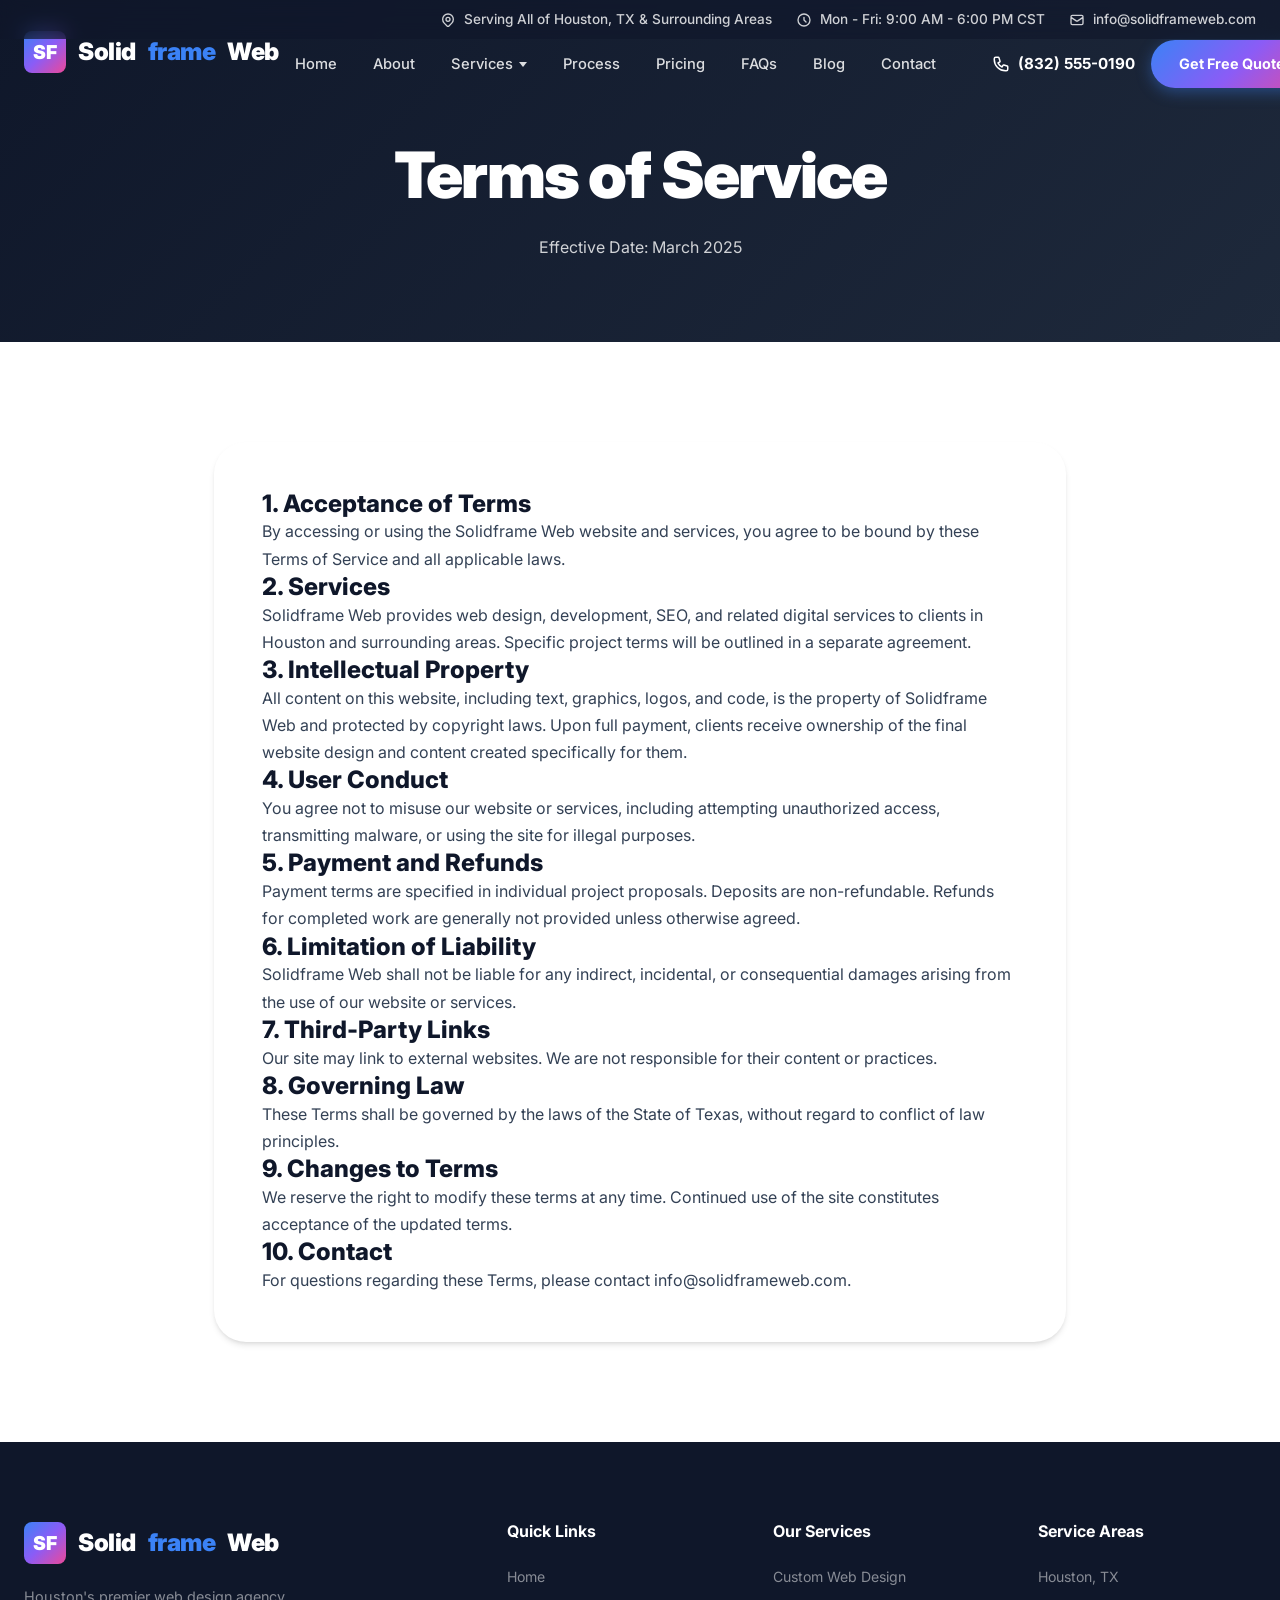
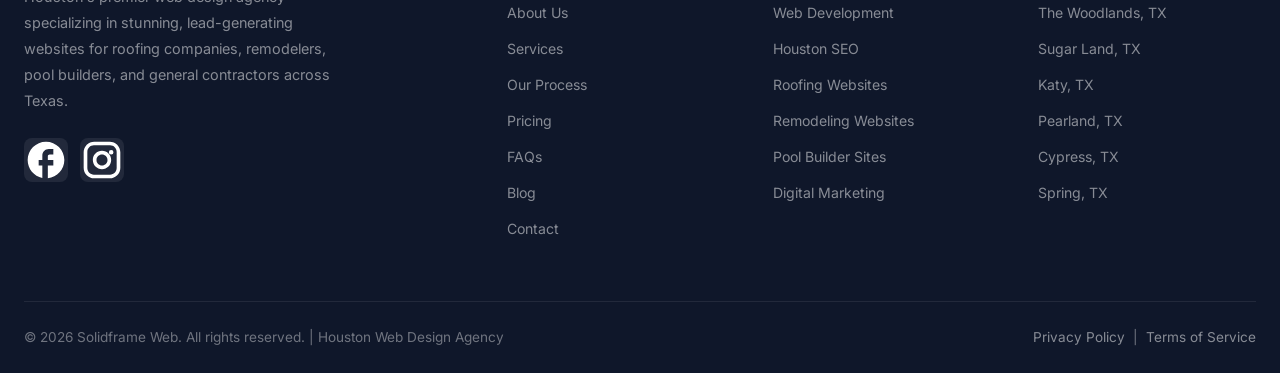
<file: terms.html>
<!DOCTYPE html>
<html lang="en">
<head>
  <meta charset="UTF-8">
  <meta name="viewport" content="width=device-width, initial-scale=1.0">
  <title>Terms of Service | Solidframe Web | Houston Web Design</title>
  <meta name="description" content="Terms and conditions for using Solidframe Web's website and services.">
  <link rel="stylesheet" href="style.css">
  <link href="https://fonts.googleapis.com/css2?family=Inter:wght@300;400;500;600;700;800;900&display=swap" rel="stylesheet">
</head>
<body>
  <div class="mobile-overlay" id="mobileOverlay"></div>

  <!-- Top Bar (same) -->
  <!-- Top Bar (same as other pages) -->
  <div class="nav-top-bar">
    <div class="container">
      <div class="nav-top-inner">
        <div class="nav-top-item">
          <svg xmlns="http://www.w3.org/2000/svg" fill="none" viewBox="0 0 24 24" stroke="currentColor" stroke-width="2"><path stroke-linecap="round" stroke-linejoin="round" d="M17.657 16.657L13.414 20.9a1.998 1.998 0 01-2.827 0l-4.244-4.243a8 8 0 1111.314 0z"/><path stroke-linecap="round" stroke-linejoin="round" d="M15 11a3 3 0 11-6 0 3 3 0 016 0z"/></svg>
          <span>Serving All of Houston, TX & Surrounding Areas</span>
        </div>
        <div class="nav-top-item">
          <svg xmlns="http://www.w3.org/2000/svg" fill="none" viewBox="0 0 24 24" stroke="currentColor" stroke-width="2"><path stroke-linecap="round" stroke-linejoin="round" d="M12 8v4l3 3m6-3a9 9 0 11-18 0 9 9 0 0118 0z"/></svg>
          <span>Mon - Fri: 9:00 AM - 6:00 PM CST</span>
        </div>
        <div class="nav-top-item">
          <svg xmlns="http://www.w3.org/2000/svg" fill="none" viewBox="0 0 24 24" stroke="currentColor" stroke-width="2"><path stroke-linecap="round" stroke-linejoin="round" d="M3 8l7.89 5.26a2 2 0 002.22 0L21 8M5 19h14a2 2 0 002-2V7a2 2 0 00-2-2H5a2 2 0 00-2 2v10a2 2 0 002 2z"/></svg>
          <a href="mailto:info@solidframeweb.com">info@solidframeweb.com</a>
        </div>
      </div>
    </div>
  </div>

  <!-- Navbar -->
  <nav class="navbar" id="navbar">
    <div class="container">
      <a href="index.html" class="nav-logo">
        <div class="logo-icon">SF</div>
        Solid<span>frame</span> Web
      </a>

      <div class="nav-main" id="navMain">
        <div class="nav-links">
          <a href="index.html" class="nav-link">Home</a>
          <a href="about.html" class="nav-link">About</a>
          <div class="nav-dropdown">
            <a href="services.html" class="nav-link">Services</a>
            <div class="dropdown-menu">
              <a href="services.html#custom-design" class="dropdown-item"><div class="dropdown-icon">🌐</div><div class="dropdown-text"><h4>Custom Web Design</h4><p>Stunning, unique websites</p></div></a>
              <a href="services.html#responsive" class="dropdown-item"><div class="dropdown-icon">📱</div><div class="dropdown-text"><h4>Responsive Development</h4><p>Pixel-perfect on every device</p></div></a>
              <a href="services.html#seo" class="dropdown-item"><div class="dropdown-icon">🔍</div><div class="dropdown-text"><h4>SEO Optimization</h4><p>Dominate Houston search</p></div></a>
              <a href="services.html#roofing" class="dropdown-item"><div class="dropdown-icon">🏗️</div><div class="dropdown-text"><h4>Roofing Websites</h4><p>Lead generation for roofers</p></div></a>
              <a href="services.html#remodeling" class="dropdown-item"><div class="dropdown-icon">🏠</div><div class="dropdown-text"><h4>Remodeling Websites</h4><p>Showcase your portfolio</p></div></a>
              <a href="services.html#pool" class="dropdown-item"><div class="dropdown-icon">🏊</div><div class="dropdown-text"><h4>Pool Builder Websites</h4><p>Attract high‑value projects</p></div></a>
              <a href="services.html#contractor" class="dropdown-item"><div class="dropdown-icon">🔧</div><div class="dropdown-text"><h4>Contractor Websites</h4><p>Professional sites for GCs</p></div></a>
              <a href="services.html#marketing" class="dropdown-item"><div class="dropdown-icon">📈</div><div class="dropdown-text"><h4>Digital Marketing</h4><p>Grow your online presence</p></div></a>
            </div>
          </div>
          <a href="process.html" class="nav-link">Process</a>
          <a href="pricing.html" class="nav-link">Pricing</a>
          <a href="faq.html" class="nav-link">FAQs</a>
          <a href="blog.html" class="nav-link">Blog</a>
          <a href="contact.html" class="nav-link">Contact</a>
        </div>
        <div class="nav-actions">
          <a href="tel:+18325550190" class="nav-phone">
            <svg xmlns="http://www.w3.org/2000/svg" fill="none" viewBox="0 0 24 24" stroke="currentColor" stroke-width="2"><path stroke-linecap="round" stroke-linejoin="round" d="M3 5a2 2 0 012-2h3.28a1 1 0 01.948.684l1.498 4.493a1 1 0 01-.502 1.21l-2.257 1.13a11.042 11.042 0 005.516 5.516l1.13-2.257a1 1 0 011.21-.502l4.493 1.498a1 1 0 01.684.949V19a2 2 0 01-2 2h-1C9.716 21 3 14.284 3 6V5z"/></svg>
            (832) 555-0190
          </a>
          <a href="index.html#quote-form" class="nav-quote-btn">Get Free Quote →</a>
        </div>
      </div>

      <div class="nav-toggle" id="navToggle">
        <span></span><span></span><span></span>
      </div>
    </div>
  </nav>

  <section class="page-header" style="background: linear-gradient(135deg, #0f172a 0%, #1e293b 100%); color: white; padding: 140px 0 80px; text-align: center;">
    <div class="container">
      <h1 class="hero-title">Terms of Service</h1>
      <p style="color: rgba(255,255,255,0.8);">Effective Date: March 2025</p>
    </div>
  </section>

  <section class="legal-content section">
    <div class="container" style="max-width: 900px;">
      <div style="background: white; padding: 48px; border-radius: var(--radius-2xl); box-shadow: var(--shadow-md);">
        <h2 style="margin-top: 0;">1. Acceptance of Terms</h2>
        <p>By accessing or using the Solidframe Web website and services, you agree to be bound by these Terms of Service and all applicable laws.</p>
        
        <h2>2. Services</h2>
        <p>Solidframe Web provides web design, development, SEO, and related digital services to clients in Houston and surrounding areas. Specific project terms will be outlined in a separate agreement.</p>
        
        <h2>3. Intellectual Property</h2>
        <p>All content on this website, including text, graphics, logos, and code, is the property of Solidframe Web and protected by copyright laws. Upon full payment, clients receive ownership of the final website design and content created specifically for them.</p>
        
        <h2>4. User Conduct</h2>
        <p>You agree not to misuse our website or services, including attempting unauthorized access, transmitting malware, or using the site for illegal purposes.</p>
        
        <h2>5. Payment and Refunds</h2>
        <p>Payment terms are specified in individual project proposals. Deposits are non-refundable. Refunds for completed work are generally not provided unless otherwise agreed.</p>
        
        <h2>6. Limitation of Liability</h2>
        <p>Solidframe Web shall not be liable for any indirect, incidental, or consequential damages arising from the use of our website or services.</p>
        
        <h2>7. Third-Party Links</h2>
        <p>Our site may link to external websites. We are not responsible for their content or practices.</p>
        
        <h2>8. Governing Law</h2>
        <p>These Terms shall be governed by the laws of the State of Texas, without regard to conflict of law principles.</p>
        
        <h2>9. Changes to Terms</h2>
        <p>We reserve the right to modify these terms at any time. Continued use of the site constitutes acceptance of the updated terms.</p>
        
        <h2>10. Contact</h2>
        <p>For questions regarding these Terms, please contact <a href="mailto:info@solidframeweb.com">info@solidframeweb.com</a>.</p>
      </div>
    </div>
  </section>

  <!-- Footer -->
  <footer class="footer">
    <div class="container">
      <div class="footer-grid">
        <div class="footer-brand">
          <a href="index.html" class="nav-logo"><div class="logo-icon">SF</div>Solid<span>frame</span> Web</a>
          <p>Houston's premier web design agency specializing in stunning, lead-generating websites for roofing companies, remodelers, pool builders, and general contractors across Texas.</p>
          <div class="contact-socials">
            <a href="#" class="social-link" aria-label="Facebook"><svg fill="currentColor" viewBox="0 0 24 24"><path d="M22 12c0-5.52-4.48-10-10-10S2 6.48 2 12c0 4.84 3.44 8.87 8 9.8V15H8v-3h2V9.5C10 7.57 11.57 6 13.5 6H16v3h-2c-.55 0-1 .45-1 1v2h3v3h-3v6.95c5.05-.5 9-4.76 9-9.95z"/></svg></a>
            <a href="#" class="social-link" aria-label="Instagram"><svg fill="currentColor" viewBox="0 0 24 24"><path d="M7.8 2h8.4C19.4 2 22 4.6 22 7.8v8.4c0 3.2-2.6 5.8-5.8 5.8H7.8C4.6 22 2 19.4 2 16.2V7.8C2 4.6 4.6 2 7.8 2zm-.2 2C5.6 4 4 5.6 4 7.6v8.8C4 18.4 5.6 20 7.6 20h8.8c2 0 3.6-1.6 3.6-3.6V7.6C20 5.6 18.4 4 16.4 4H7.6zm9.4 2.5a1.25 1.25 0 110 2.5 1.25 1.25 0 010-2.5zM12 7c2.8 0 5 2.2 5 5s-2.2 5-5 5-5-2.2-5-5 2.2-5 5-5zm0 2c-1.7 0-3 1.3-3 3s1.3 3 3 3 3-1.3 3-3-1.3-3-3-3z"/></svg></a>
          </div>
        </div>
        <div><h4>Quick Links</h4><div class="footer-links"><a href="index.html">Home</a><a href="about.html">About Us</a><a href="services.html">Services</a><a href="process.html">Our Process</a><a href="pricing.html">Pricing</a><a href="faq.html">FAQs</a><a href="blog.html">Blog</a><a href="contact.html">Contact</a></div></div>
        <div><h4>Our Services</h4><div class="footer-links"><a href="services.html">Custom Web Design</a><a href="services.html">Web Development</a><a href="services.html">Houston SEO</a><a href="services.html">Roofing Websites</a><a href="services.html">Remodeling Websites</a><a href="services.html">Pool Builder Sites</a><a href="services.html">Digital Marketing</a></div></div>
        <div><h4>Service Areas</h4><div class="footer-links"><a href="#">Houston, TX</a><a href="#">The Woodlands, TX</a><a href="#">Sugar Land, TX</a><a href="#">Katy, TX</a><a href="#">Pearland, TX</a><a href="#">Cypress, TX</a><a href="#">Spring, TX</a></div></div>
      </div>
      <div class="footer-bottom">
        <p>&copy; 2026 Solidframe Web. All rights reserved. | Houston Web Design Agency</p>
        <p><a href="privacy.html" style="color: rgba(255,255,255,0.5);">Privacy Policy</a> &nbsp;|&nbsp; <a href="terms.html" style="color: rgba(255,255,255,0.5);">Terms of Service</a></p>
      </div>
    </div>
  </footer>

  <button class="scroll-top" id="scrollTop" onclick="window.scrollTo({top:0,behavior:'smooth'})">↑</button>
  <script src="script.js"></script>
</body>
</html>
</file>
<file: style.css>
/* ===== CSS RESET & VARIABLES ===== */
:root {
  --primary: #0f172a;
  --primary-light: #1e293b;
  --accent: #3b82f6;
  --accent-hover: #2563eb;
  --accent-glow: rgba(59, 130, 246, 0.3);
  --gold: #f59e0b;
  --gold-light: #fbbf24;
  --white: #ffffff;
  --gray-50: #f8fafc;
  --gray-100: #f1f5f9;
  --gray-200: #e2e8f0;
  --gray-300: #cbd5e1;
  --gray-400: #94a3b8;
  --gray-500: #64748b;
  --gray-600: #475569;
  --gray-700: #334155;
  --gray-800: #1e293b;
  --gray-900: #0f172a;
  --gradient-1: linear-gradient(135deg, #3b82f6 0%, #8b5cf6 50%, #ec4899 100%);
  --gradient-2: linear-gradient(135deg, #0f172a 0%, #1e293b 100%);
  --gradient-3: linear-gradient(135deg, #f59e0b 0%, #ef4444 100%);
  --shadow-sm: 0 1px 2px rgba(0,0,0,0.05);
  --shadow-md: 0 4px 6px -1px rgba(0,0,0,0.1), 0 2px 4px -2px rgba(0,0,0,0.1);
  --shadow-lg: 0 10px 15px -3px rgba(0,0,0,0.1), 0 4px 6px -4px rgba(0,0,0,0.1);
  --shadow-xl: 0 20px 25px -5px rgba(0,0,0,0.1), 0 8px 10px -6px rgba(0,0,0,0.1);
  --shadow-2xl: 0 25px 50px -12px rgba(0,0,0,0.25);
  --shadow-glow: 0 0 40px rgba(59,130,246,0.15);
  --radius-sm: 8px;
  --radius-md: 12px;
  --radius-lg: 16px;
  --radius-xl: 24px;
  --radius-2xl: 32px;
  --transition: all 0.3s cubic-bezier(0.4, 0, 0.2, 1);
  --transition-slow: all 0.5s cubic-bezier(0.4, 0, 0.2, 1);
}

*, *::before, *::after {
  margin: 0;
  padding: 0;
  box-sizing: border-box;
}

html {
  scroll-behavior: smooth;
  scroll-padding-top: 80px;
}

body {
  font-family: 'Inter', -apple-system, BlinkMacSystemFont, sans-serif;
  color: var(--gray-700);
  line-height: 1.7;
  background: var(--white);
  overflow-x: hidden;
  -webkit-font-smoothing: antialiased;
  -moz-osx-font-smoothing: grayscale;
}

h1, h2, h3, h4, h5, h6 {
  font-family: 'Inter', sans-serif;
  color: var(--gray-900);
  line-height: 1.2;
  font-weight: 800;
}

a {
  text-decoration: none;
  color: inherit;
  transition: var(--transition);
}

img {
  max-width: 100%;
  height: auto;
  display: block;
}

ul { list-style: none; }

.container {
  max-width: 1280px;
  margin: 0 auto;
  padding: 0 24px;
}

.section {
  padding: 100px 0;
}

.section-label {
  display: inline-flex;
  align-items: center;
  gap: 8px;
  font-size: 0.8rem;
  font-weight: 700;
  text-transform: uppercase;
  letter-spacing: 3px;
  color: var(--accent);
  margin-bottom: 16px;
}

.section-label::before {
  content: '';
  width: 30px;
  height: 2px;
  background: var(--accent);
  border-radius: 2px;
}

.section-title {
  font-size: clamp(2rem, 4vw, 3.2rem);
  margin-bottom: 20px;
  letter-spacing: -0.03em;
}

.section-subtitle {
  font-size: 1.15rem;
  color: var(--gray-500);
  max-width: 600px;
  line-height: 1.8;
}

.text-center { text-align: center; }

.btn {
  display: inline-flex;
  align-items: center;
  gap: 10px;
  padding: 14px 32px;
  border-radius: 50px;
  font-weight: 600;
  font-size: 0.95rem;
  cursor: pointer;
  border: none;
  transition: var(--transition);
  font-family: 'Inter', sans-serif;
  letter-spacing: 0.01em;
  position: relative;
  overflow: hidden;
}

.btn-primary {
  background: var(--accent);
  color: var(--white);
  box-shadow: 0 4px 15px rgba(59,130,246,0.4);
}

.btn-primary:hover {
  background: var(--accent-hover);
  transform: translateY(-2px);
  box-shadow: 0 8px 25px rgba(59,130,246,0.5);
}

.btn-secondary {
  background: transparent;
  color: var(--white);
  border: 2px solid rgba(255,255,255,0.3);
  backdrop-filter: blur(10px);
}

.btn-secondary:hover {
  background: rgba(255,255,255,0.1);
  border-color: rgba(255,255,255,0.6);
  transform: translateY(-2px);
}

.btn-dark {
  background: var(--gray-900);
  color: var(--white);
}

.btn-dark:hover {
  background: var(--gray-800);
  transform: translateY(-2px);
  box-shadow: var(--shadow-xl);
}

.btn-outline {
  background: transparent;
  color: var(--accent);
  border: 2px solid var(--accent);
}

.btn-outline:hover {
  background: var(--accent);
  color: var(--white);
  transform: translateY(-2px);
}

.btn-gold {
  background: linear-gradient(135deg, var(--gold), var(--gold-light));
  color: var(--gray-900);
  font-weight: 700;
  box-shadow: 0 4px 15px rgba(245,158,11,0.4);
}

.btn-gold:hover {
  transform: translateY(-2px);
  box-shadow: 0 8px 25px rgba(245,158,11,0.5);
}

/* ===== NAVBAR ===== */
.navbar {
  position: fixed;
  top: 0;
  left: 0;
  width: 100%;
  z-index: 1000;
  padding: 16px 0;
  transition: var(--transition);
}

.navbar.scrolled {
  background: rgba(15, 23, 42, 0.95);
  backdrop-filter: blur(20px);
  -webkit-backdrop-filter: blur(20px);
  padding: 10px 0;
  box-shadow: 0 4px 30px rgba(0,0,0,0.2);
}

.navbar .container {
  display: flex;
  align-items: center;
  justify-content: space-between;
}

.nav-top-bar {
  position: fixed;
  top: 0;
  left: 0;
  width: 100%;
  z-index: 1001;
  background: rgba(15, 23, 42, 0.6);
  backdrop-filter: blur(10px);
  padding: 8px 0;
  transition: var(--transition);
}

.navbar.scrolled .nav-top-bar {
  opacity: 0;
  height: 0;
  padding: 0;
  overflow: hidden;
}

.nav-top-inner {
  display: flex;
  align-items: center;
  justify-content: flex-end;
  gap: 24px;
}

.nav-top-item {
  display: flex;
  align-items: center;
  gap: 8px;
  color: rgba(255,255,255,0.8);
  font-size: 0.85rem;
  font-weight: 500;
}

.nav-top-item a {
  color: rgba(255,255,255,0.8);
}

.nav-top-item a:hover {
  color: var(--gold-light);
}

.nav-top-item svg {
  width: 16px;
  height: 16px;
  flex-shrink: 0;
}

.nav-main {
  display: flex;
  align-items: center;
  gap: 40px;
  margin-top: 24px;
  transition: var(--transition);
}

.navbar.scrolled .nav-main {
  margin-top: 0;
}

.nav-logo {
  display: flex;
  align-items: center;
  gap: 12px;
  font-size: 1.5rem;
  font-weight: 900;
  color: var(--white);
  letter-spacing: -0.02em;
  flex-shrink: 0;
}

.nav-logo .logo-icon {
  width: 42px;
  height: 42px;
  background: var(--gradient-1);
  border-radius: var(--radius-sm);
  display: flex;
  align-items: center;
  justify-content: center;
  font-size: 1.2rem;
  color: white;
  font-weight: 900;
}

.nav-logo span {
  color: var(--accent);
}

.nav-links {
  display: flex;
  align-items: center;
  gap: 4px;
}

.nav-link {
  color: rgba(255,255,255,0.85);
  font-weight: 500;
  font-size: 0.92rem;
  padding: 10px 16px;
  border-radius: var(--radius-sm);
  transition: var(--transition);
  position: relative;
  white-space: nowrap;
}

.nav-link:hover {
  color: var(--white);
  background: rgba(255,255,255,0.1);
}

.nav-link.active {
  color: var(--white);
}

/* Dropdown */
.nav-dropdown {
  position: relative;
}

.nav-dropdown > .nav-link {
  display: flex;
  align-items: center;
  gap: 6px;
}

.nav-dropdown > .nav-link::after {
  content: '';
  width: 0;
  height: 0;
  border-left: 4px solid transparent;
  border-right: 4px solid transparent;
  border-top: 5px solid currentColor;
  transition: var(--transition);
}

.dropdown-menu {
  position: absolute;
  top: 100%;
  left: 50%;
  transform: translateX(-50%) translateY(10px);
  background: var(--white);
  border-radius: var(--radius-lg);
  box-shadow: var(--shadow-2xl);
  padding: 12px;
  min-width: 280px;
  opacity: 0;
  visibility: hidden;
  transition: var(--transition);
  border: 1px solid var(--gray-100);
}

.nav-dropdown:hover .dropdown-menu {
  opacity: 1;
  visibility: visible;
  transform: translateX(-50%) translateY(0);
}

.dropdown-item {
  display: flex;
  align-items: center;
  gap: 14px;
  padding: 12px 16px;
  border-radius: var(--radius-sm);
  transition: var(--transition);
  color: var(--gray-700);
}

.dropdown-item:hover {
  background: var(--gray-50);
  color: var(--accent);
}

.dropdown-icon {
  width: 44px;
  height: 44px;
  border-radius: var(--radius-sm);
  background: var(--gray-50);
  display: flex;
  align-items: center;
  justify-content: center;
  font-size: 1.3rem;
  flex-shrink: 0;
  transition: var(--transition);
}

.dropdown-item:hover .dropdown-icon {
  background: var(--accent);
  color: var(--white);
}

.dropdown-text h4 {
  font-size: 0.9rem;
  font-weight: 700;
  margin-bottom: 2px;
}

.dropdown-text p {
  font-size: 0.78rem;
  color: var(--gray-400);
  line-height: 1.4;
}

.nav-actions {
  display: flex;
  align-items: center;
  gap: 16px;
  flex-shrink: 0;
}

.nav-phone {
  display: flex;
  align-items: center;
  gap: 8px;
  color: var(--white);
  font-weight: 700;
  font-size: 0.95rem;
  white-space: nowrap;
}

.nav-phone:hover {
  color: var(--gold-light);
}

.nav-phone svg {
  width: 18px;
  height: 18px;
}

.nav-quote-btn {
  padding: 12px 28px;
  background: var(--gradient-1);
  color: var(--white);
  border-radius: 50px;
  font-weight: 700;
  font-size: 0.9rem;
  white-space: nowrap;
  box-shadow: 0 4px 15px rgba(59,130,246,0.4);
}

.nav-quote-btn:hover {
  transform: translateY(-2px);
  box-shadow: 0 8px 25px rgba(59,130,246,0.5);
}

/* Mobile Menu Toggle */
.nav-toggle {
  display: none;
  flex-direction: column;
  gap: 5px;
  cursor: pointer;
  padding: 8px;
  z-index: 1002;
}

.nav-toggle span {
  width: 28px;
  height: 2.5px;
  background: var(--white);
  border-radius: 4px;
  transition: var(--transition);
}

.nav-toggle.active span:nth-child(1) {
  transform: rotate(45deg) translate(5px, 5px);
}

.nav-toggle.active span:nth-child(2) {
  opacity: 0;
}

.nav-toggle.active span:nth-child(3) {
  transform: rotate(-45deg) translate(5px, -5px);
}

/* ===== HERO ===== */
.hero {
  position: relative;
  min-height: 100vh;
  display: flex;
  align-items: center;
  overflow: hidden;
}

.hero-bg {
  position: absolute;
  inset: 0;
  z-index: -2;
}

.hero-bg img {
  width: 100%;
  height: 100%;
  object-fit: cover;
}

.hero-bg::after {
  content: '';
  position: absolute;
  inset: 0;
  background: linear-gradient(135deg, rgba(15,23,42,0.92) 0%, rgba(15,23,42,0.7) 50%, rgba(15,23,42,0.85) 100%);
  z-index: 1;
}

.hero-particles {
  position: absolute;
  inset: 0;
  z-index: -1;
  overflow: hidden;
}

.particle {
  position: absolute;
  width: 4px;
  height: 4px;
  background: rgba(59,130,246,0.3);
  border-radius: 50%;
  animation: float 20s infinite;
}

.particle:nth-child(1) { top: 20%; left: 10%; animation-delay: 0s; animation-duration: 15s; }
.particle:nth-child(2) { top: 60%; left: 20%; animation-delay: 2s; animation-duration: 18s; }
.particle:nth-child(3) { top: 30%; left: 70%; animation-delay: 4s; animation-duration: 22s; }
.particle:nth-child(4) { top: 80%; left: 80%; animation-delay: 1s; animation-duration: 16s; }
.particle:nth-child(5) { top: 10%; left: 50%; animation-delay: 3s; animation-duration: 20s; }
.particle:nth-child(6) { top: 50%; left: 90%; animation-delay: 5s; animation-duration: 17s; }
.particle:nth-child(7) { top: 70%; left: 40%; animation-delay: 2.5s; animation-duration: 19s; }
.particle:nth-child(8) { top: 40%; left: 60%; animation-delay: 1.5s; animation-duration: 21s; }

@keyframes float {
  0%, 100% { transform: translate(0, 0) scale(1); opacity: 0.3; }
  25% { transform: translate(50px, -80px) scale(1.5); opacity: 0.6; }
  50% { transform: translate(-30px, -150px) scale(1); opacity: 0.3; }
  75% { transform: translate(80px, -50px) scale(1.8); opacity: 0.5; }
}

.hero .container {
  display: grid;
  grid-template-columns: 1fr 1fr;
  gap: 60px;
  align-items: center;
  padding-top: 100px;
  padding-bottom: 60px;
}

.hero-content {
  color: var(--white);
}

.hero-badge {
  display: inline-flex;
  align-items: center;
  gap: 8px;
  padding: 8px 20px;
  background: rgba(59,130,246,0.15);
  border: 1px solid rgba(59,130,246,0.3);
  border-radius: 50px;
  font-size: 0.85rem;
  font-weight: 600;
  color: var(--accent);
  margin-bottom: 28px;
  backdrop-filter: blur(10px);
}

.hero-badge .dot {
  width: 8px;
  height: 8px;
  background: #22c55e;
  border-radius: 50%;
  animation: pulse 2s infinite;
}

@keyframes pulse {
  0%, 100% { opacity: 1; transform: scale(1); }
  50% { opacity: 0.5; transform: scale(1.5); }
}

.hero-title {
  font-size: clamp(2.5rem, 5vw, 4rem);
  color: var(--white);
  font-weight: 900;
  line-height: 1.1;
  margin-bottom: 24px;
  letter-spacing: -0.03em;
}

.hero-title .highlight {
  background: var(--gradient-1);
  -webkit-background-clip: text;
  -webkit-text-fill-color: transparent;
  background-clip: text;
}

.hero-description {
  font-size: 1.15rem;
  color: rgba(255,255,255,0.7);
  line-height: 1.8;
  margin-bottom: 36px;
  max-width: 520px;
}

.hero-buttons {
  display: flex;
  gap: 16px;
  margin-bottom: 48px;
  flex-wrap: wrap;
}

.hero-stats {
  display: flex;
  gap: 40px;
}

.hero-stat {
  text-align: left;
}

.hero-stat-number {
  font-size: 2rem;
  font-weight: 900;
  color: var(--white);
  display: block;
}

.hero-stat-label {
  font-size: 0.85rem;
  color: rgba(255,255,255,0.5);
  font-weight: 500;
}

/* Hero Quote Form */
.hero-form-wrapper {
  position: relative;
}

.hero-form {
  background: rgba(255,255,255,0.07);
  backdrop-filter: blur(20px);
  -webkit-backdrop-filter: blur(20px);
  border: 1px solid rgba(255,255,255,0.12);
  border-radius: var(--radius-2xl);
  padding: 40px;
  box-shadow: 0 25px 50px rgba(0,0,0,0.3);
}

.hero-form::before {
  content: '';
  position: absolute;
  top: -1px;
  left: 20%;
  right: 20%;
  height: 2px;
  background: var(--gradient-1);
  border-radius: 2px;
}

.form-header {
  text-align: center;
  margin-bottom: 32px;
}

.form-header h3 {
  color: var(--white);
  font-size: 1.5rem;
  margin-bottom: 8px;
}

.form-header p {
  color: rgba(255,255,255,0.6);
  font-size: 0.9rem;
}

.form-group {
  margin-bottom: 18px;
}

.form-group label {
  display: block;
  color: rgba(255,255,255,0.7);
  font-size: 0.85rem;
  font-weight: 600;
  margin-bottom: 8px;
}

.form-group input,
.form-group textarea,
.form-group select {
  width: 100%;
  padding: 14px 18px;
  background: rgba(255,255,255,0.08);
  border: 1px solid rgba(255,255,255,0.12);
  border-radius: var(--radius-md);
  color: var(--white);
  font-size: 0.95rem;
  font-family: 'Inter', sans-serif;
  transition: var(--transition);
  outline: none;
}

.form-group input::placeholder,
.form-group textarea::placeholder {
  color: rgba(255,255,255,0.35);
}

.form-group input:focus,
.form-group textarea:focus,
.form-group select:focus {
  border-color: var(--accent);
  background: rgba(59,130,246,0.08);
  box-shadow: 0 0 0 3px rgba(59,130,246,0.15);
}

.form-group select {
  appearance: none;
  cursor: pointer;
  background-image: url("data:image/svg+xml,%3Csvg xmlns='http://www.w3.org/2000/svg' width='16' height='16' fill='rgba(255,255,255,0.5)' viewBox='0 0 16 16'%3E%3Cpath d='M7.247 11.14 2.451 5.658C1.885 5.013 2.345 4 3.204 4h9.592a1 1 0 0 1 .753 1.659l-4.796 5.48a1 1 0 0 1-1.506 0z'/%3E%3C/svg%3E");
  background-repeat: no-repeat;
  background-position: right 16px center;
  padding-right: 44px;
}

.form-group select option {
  background: var(--gray-800);
  color: var(--white);
}

.form-group textarea {
  resize: vertical;
  min-height: 100px;
}

.form-row {
  display: grid;
  grid-template-columns: 1fr 1fr;
  gap: 16px;
}

.form-submit {
  width: 100%;
  padding: 16px;
  background: var(--gradient-1);
  color: var(--white);
  border: none;
  border-radius: var(--radius-md);
  font-size: 1rem;
  font-weight: 700;
  cursor: pointer;
  transition: var(--transition);
  font-family: 'Inter', sans-serif;
  letter-spacing: 0.02em;
  margin-top: 8px;
}

.form-submit:hover {
  transform: translateY(-2px);
  box-shadow: 0 8px 25px rgba(59,130,246,0.5);
}

.form-trust {
  display: flex;
  align-items: center;
  justify-content: center;
  gap: 8px;
  margin-top: 16px;
  color: rgba(255,255,255,0.4);
  font-size: 0.8rem;
}

.form-trust svg {
  width: 14px;
  height: 14px;
}

/* ===== INDUSTRIES / WHO WE SERVE ===== */
.industries {
  background: var(--gray-50);
  position: relative;
}

.industries::before {
  content: '';
  position: absolute;
  top: 0;
  left: 0;
  right: 0;
  height: 1px;
  background: linear-gradient(90deg, transparent, var(--gray-200), transparent);
}

.industries-header {
  text-align: center;
  margin-bottom: 60px;
}

.industries-header .section-subtitle {
  margin: 0 auto;
}

.industries-grid {
  display: grid;
  grid-template-columns: repeat(4, 1fr);
  gap: 24px;
}

.industry-card {
  background: var(--white);
  border-radius: var(--radius-xl);
  padding: 36px 28px;
  text-align: center;
  transition: var(--transition);
  border: 1px solid var(--gray-100);
  position: relative;
  overflow: hidden;
}

.industry-card::before {
  content: '';
  position: absolute;
  top: 0;
  left: 0;
  right: 0;
  height: 4px;
  background: var(--gradient-1);
  transform: scaleX(0);
  transition: var(--transition);
}

.industry-card:hover {
  transform: translateY(-8px);
  box-shadow: var(--shadow-xl);
  border-color: transparent;
}

.industry-card:hover::before {
  transform: scaleX(1);
}

.industry-icon {
  width: 72px;
  height: 72px;
  border-radius: var(--radius-lg);
  background: var(--gray-50);
  display: flex;
  align-items: center;
  justify-content: center;
  margin: 0 auto 20px;
  font-size: 2rem;
  transition: var(--transition);
}

.industry-card:hover .industry-icon {
  background: var(--accent);
  transform: scale(1.1);
}

.industry-card:hover .industry-icon span {
  filter: brightness(0) invert(1);
}

.industry-card h3 {
  font-size: 1.1rem;
  margin-bottom: 10px;
  font-weight: 700;
}

.industry-card p {
  font-size: 0.88rem;
  color: var(--gray-500);
  line-height: 1.6;
}

/* ===== ABOUT ===== */
.about {
  background: var(--white);
}

.about-grid {
  display: grid;
  grid-template-columns: 1fr 1fr;
  gap: 80px;
  align-items: center;
}

.about-images {
  position: relative;
}

.about-img-main {
  border-radius: var(--radius-2xl);
  overflow: hidden;
  box-shadow: var(--shadow-2xl);
}

.about-img-main img {
  width: 100%;
  height: 450px;
  object-fit: cover;
}

.about-img-float {
  position: absolute;
  bottom: -30px;
  right: -30px;
  width: 200px;
  height: 200px;
  border-radius: var(--radius-xl);
  overflow: hidden;
  border: 6px solid var(--white);
  box-shadow: var(--shadow-xl);
}

.about-img-float img {
  width: 100%;
  height: 100%;
  object-fit: cover;
}

.about-experience {
  position: absolute;
  top: -20px;
  left: -20px;
  background: var(--accent);
  color: var(--white);
  padding: 20px 24px;
  border-radius: var(--radius-lg);
  text-align: center;
  box-shadow: 0 10px 30px rgba(59,130,246,0.4);
}

.about-experience .number {
  font-size: 2.5rem;
  font-weight: 900;
  display: block;
  line-height: 1;
}

.about-experience .label {
  font-size: 0.8rem;
  font-weight: 600;
  opacity: 0.9;
}

.about-content .section-title {
  margin-bottom: 20px;
}

.about-text {
  color: var(--gray-600);
  margin-bottom: 32px;
  line-height: 1.8;
}

.about-features {
  display: grid;
  grid-template-columns: 1fr 1fr;
  gap: 16px;
  margin-bottom: 36px;
}

.about-feature {
  display: flex;
  align-items: center;
  gap: 12px;
  padding: 12px 16px;
  background: var(--gray-50);
  border-radius: var(--radius-md);
}

.about-feature .check {
  width: 24px;
  height: 24px;
  background: #22c55e;
  border-radius: 50%;
  display: flex;
  align-items: center;
  justify-content: center;
  flex-shrink: 0;
}

.about-feature .check svg {
  width: 14px;
  height: 14px;
  color: white;
}

.about-feature span {
  font-size: 0.9rem;
  font-weight: 600;
  color: var(--gray-700);
}

/* ===== SERVICES ===== */
.services {
  background: var(--primary);
  color: var(--white);
  position: relative;
  overflow: hidden;
}

.services::before {
  content: '';
  position: absolute;
  top: -50%;
  right: -20%;
  width: 600px;
  height: 600px;
  background: radial-gradient(circle, rgba(59,130,246,0.1) 0%, transparent 70%);
  border-radius: 50%;
}

.services-header {
  text-align: center;
  margin-bottom: 60px;
}

.services-header .section-label {
  color: var(--gold);
}

.services-header .section-label::before {
  background: var(--gold);
}

.services-header .section-title {
  color: var(--white);
}

.services-header .section-subtitle {
  color: rgba(255,255,255,0.6);
  margin: 0 auto;
}

.services-grid {
  display: grid;
  grid-template-columns: repeat(3, 1fr);
  gap: 24px;
  position: relative;
  z-index: 1;
}

.service-card {
  background: rgba(255,255,255,0.05);
  border: 1px solid rgba(255,255,255,0.08);
  border-radius: var(--radius-xl);
  padding: 40px 32px;
  transition: var(--transition);
  position: relative;
  overflow: hidden;
}

.service-card::before {
  content: '';
  position: absolute;
  inset: 0;
  background: var(--gradient-1);
  opacity: 0;
  transition: var(--transition);
}

.service-card:hover {
  transform: translateY(-8px);
  border-color: rgba(59,130,246,0.3);
  box-shadow: 0 20px 40px rgba(0,0,0,0.3);
}

.service-card:hover::before {
  opacity: 0.08;
}

.service-card > * {
  position: relative;
  z-index: 1;
}

.service-icon {
  width: 64px;
  height: 64px;
  border-radius: var(--radius-md);
  background: rgba(59,130,246,0.15);
  display: flex;
  align-items: center;
  justify-content: center;
  font-size: 1.8rem;
  margin-bottom: 24px;
  transition: var(--transition);
}

.service-card:hover .service-icon {
  background: var(--accent);
  transform: scale(1.1);
}

.service-card h3 {
  color: var(--white);
  font-size: 1.25rem;
  margin-bottom: 14px;
}

.service-card p {
  color: rgba(255,255,255,0.6);
  font-size: 0.92rem;
  line-height: 1.7;
  margin-bottom: 24px;
}

.service-features {
  display: flex;
  flex-direction: column;
  gap: 8px;
}

.service-features li {
  display: flex;
  align-items: center;
  gap: 10px;
  font-size: 0.85rem;
  color: rgba(255,255,255,0.7);
}

.service-features li::before {
  content: '✓';
  color: var(--accent);
  font-weight: 700;
}

/* ===== PROCESS ===== */
.process {
  background: var(--white);
}

.process-header {
  text-align: center;
  margin-bottom: 70px;
}

.process-header .section-subtitle {
  margin: 0 auto;
}

.process-timeline {
  display: grid;
  grid-template-columns: repeat(5, 1fr);
  gap: 20px;
  position: relative;
}

.process-step {
  text-align: center;
  position: relative;
}

.step-number {
  width: 64px;
  height: 64px;
  border-radius: 50%;
  background: var(--accent);
  color: var(--white);
  display: flex;
  align-items: center;
  justify-content: center;
  font-size: 1.4rem;
  font-weight: 900;
  margin: 0 auto 24px;
  position: relative;
  z-index: 1;
  box-shadow: 0 8px 25px rgba(59,130,246,0.3);
  transition: var(--transition);
}

.process-step:hover .step-number {
  transform: scale(1.15);
  box-shadow: 0 12px 35px rgba(59,130,246,0.4);
}

.step-icon {
  font-size: 2rem;
  margin-bottom: 12px;
}

.process-step h3 {
  font-size: 1.15rem;
  margin-bottom: 10px;
}

.process-step p {
  font-size: 0.88rem;
  color: var(--gray-500);
  line-height: 1.6;
}

/* ===== PRICING ===== */
.pricing {
  background: var(--gray-50);
}

.pricing-header {
  text-align: center;
  margin-bottom: 60px;
}

.pricing-header .section-subtitle {
  margin: 0 auto;
}

.pricing-grid {
  display: grid;
  grid-template-columns: repeat(3, 1fr);
  gap: 28px;
  align-items: stretch;
}

.pricing-card {
  background: var(--white);
  border-radius: var(--radius-2xl);
  padding: 40px 32px;
  border: 1px solid var(--gray-100);
  transition: var(--transition);
  position: relative;
  overflow: hidden;
}

.pricing-card.popular {
  border-color: var(--accent);
  box-shadow: var(--shadow-glow);
  transform: scale(1.02);
}

.pricing-card.popular::before {
  content: 'Most Popular';
  position: absolute;
  top: 20px;
  right: -32px;
  background: var(--accent);
  color: var(--white);
  padding: 6px 40px;
  font-size: 0.75rem;
  font-weight: 700;
  text-transform: uppercase;
  letter-spacing: 1px;
  transform: rotate(45deg);
  z-index: 2;
}

.pricing-card:hover {
  transform: translateY(-8px);
  box-shadow: var(--shadow-xl);
}

.pricing-card.popular:hover {
  transform: scale(1.02) translateY(-8px);
}

.pricing-icon {
  width: 56px;
  height: 56px;
  border-radius: var(--radius-md);
  display: flex;
  align-items: center;
  justify-content: center;
  font-size: 1.5rem;
  margin-bottom: 20px;
}

.pricing-card:nth-child(1) .pricing-icon { background: #dbeafe; }
.pricing-card:nth-child(2) .pricing-icon { background: #fef3c7; }
.pricing-card:nth-child(3) .pricing-icon { background: #fce7f3; }

.pricing-card h3 {
  font-size: 1.5rem;
  margin-bottom: 8px;
}

.pricing-card .price {
  font-size: 2.5rem;
  font-weight: 900;
  color: var(--gray-900);
  margin-bottom: 4px;
}

.pricing-card .price span {
  font-size: 1rem;
  font-weight: 500;
  color: var(--gray-400);
}

.pricing-card .price-desc {
  font-size: 0.85rem;
  color: var(--gray-400);
  margin-bottom: 24px;
}

.pricing-features {
  display: flex;
  flex-direction: column;
  gap: 12px;
  margin-bottom: 24px;
  list-style: none;
}

.pricing-features li {
  display: flex;
  align-items: center;
  gap: 12px;
  font-size: 0.9rem;
  color: var(--gray-600);
}

.feature-icon {
  display: inline-flex;
  align-items: center;
  justify-content: center;
  width: 20px;
  height: 20px;
  background: #dcfce7;
  border-radius: 50%;
  margin-right: 10px;
  color: #22c55e;
  font-weight: bold;
  flex-shrink: 0;
}

/* Add-ons */
.addon-item {
  background: white;
  padding: 16px 20px;
  border-radius: var(--radius-md);
  border: 1px solid var(--gray-100);
  text-align: center;
  font-weight: 600;
  transition: var(--transition);
}
.addon-item:hover {
  transform: translateY(-4px);
  box-shadow: var(--shadow-md);
  border-color: var(--accent);
}

/* Results Grid */
.results-grid {
  display: grid;
  grid-template-columns: repeat(3, 1fr);
  gap: 30px;
}
.result-card {
  background: white;
  padding: 40px 30px;
  border-radius: var(--radius-xl);
  box-shadow: var(--shadow-lg);
  border-top: 6px solid var(--accent);
  text-align: center;
}

/* Benefits Grid */
.benefits-grid {
  display: grid;
  grid-template-columns: repeat(3, 1fr);
  gap: 30px;
}
.benefit-card {
  background: white;
  padding: 36px 28px;
  border-radius: var(--radius-xl);
  box-shadow: var(--shadow-sm);
  border: 1px solid var(--gray-100);
  text-align: center;
  transition: var(--transition);
}
.benefit-card:hover {
  transform: translateY(-8px);
  box-shadow: var(--shadow-xl);
}

/* ===== TESTIMONIALS ===== */
.testimonials {
  background: var(--white);
  overflow: hidden;
}

.testimonials-header {
  text-align: center;
  margin-bottom: 60px;
}

.testimonials-header .section-subtitle {
  margin: 0 auto;
}

.testimonials-grid {
  display: grid;
  grid-template-columns: repeat(3, 1fr);
  gap: 28px;
}

.testimonial-card {
  background: var(--gray-50);
  border-radius: var(--radius-xl);
  padding: 36px;
  border: 1px solid var(--gray-100);
  transition: var(--transition);
}

.testimonial-card:hover {
  transform: translateY(-4px);
  box-shadow: var(--shadow-lg);
}

.testimonial-stars {
  display: flex;
  gap: 4px;
  margin-bottom: 18px;
  color: var(--gold);
  font-size: 1.2rem;
}

.testimonial-text {
  font-size: 0.95rem;
  color: var(--gray-600);
  line-height: 1.8;
  margin-bottom: 24px;
  font-style: italic;
}

.testimonial-author {
  display: flex;
  align-items: center;
  gap: 14px;
}

.testimonial-avatar {
  width: 48px;
  height: 48px;
  border-radius: 50%;
  background: var(--gradient-1);
  display: flex;
  align-items: center;
  justify-content: center;
  color: white;
  font-weight: 700;
  font-size: 1.1rem;
}

.testimonial-info h4 {
  font-size: 0.95rem;
  font-weight: 700;
}

.testimonial-info p {
  font-size: 0.8rem;
  color: var(--gray-400);
}

/* ===== FAQ ===== */
.faq {
  background: var(--gray-50);
}

.faq-grid {
  display: grid;
  grid-template-columns: 1fr 1fr;
  gap: 60px;
  align-items: start;
}

.faq-category {
  margin-bottom: 40px;
}
.faq-category h3 {
  font-size: 1.5rem;
  margin-bottom: 20px;
  padding-bottom: 10px;
  border-bottom: 2px solid var(--gray-200);
  color: var(--gray-800);
}

.faq-items {
  display: flex;
  flex-direction: column;
  gap: 12px;
}

.faq-item {
  background: var(--white);
  border-radius: var(--radius-lg);
  border: 1px solid var(--gray-100);
  overflow: hidden;
  transition: var(--transition);
}

.faq-item.active {
  border-color: var(--accent);
  box-shadow: 0 4px 15px rgba(59,130,246,0.1);
}

.faq-question {
  display: flex;
  align-items: center;
  justify-content: space-between;
  padding: 20px 24px;
  cursor: pointer;
  gap: 16px;
}

.faq-question h4 {
  font-size: 0.95rem;
  font-weight: 600;
  flex: 1;
}

.faq-toggle {
  width: 32px;
  height: 32px;
  border-radius: 50%;
  background: var(--gray-50);
  display: flex;
  align-items: center;
  justify-content: center;
  flex-shrink: 0;
  transition: var(--transition);
}

.faq-item.active .faq-toggle {
  background: var(--accent);
  color: var(--white);
  transform: rotate(45deg);
}

.faq-answer {
  max-height: 0;
  overflow: hidden;
  transition: max-height 0.4s ease;
}

.faq-answer-inner {
  padding: 0 24px 20px;
  font-size: 0.9rem;
  color: var(--gray-500);
  line-height: 1.7;
}

.faq-item.active .faq-answer {
  max-height: 300px;
}

/* Still Have Questions */
.still-have-questions {
  background: var(--gray-50);
  border-radius: var(--radius-2xl);
  padding: 48px 40px;
  margin-top: 60px;
  text-align: center;
}

.contact-options {
  display: flex;
  justify-content: center;
  gap: 40px;
  flex-wrap: wrap;
  margin: 32px 0;
}
.contact-option {
  display: flex;
  align-items: center;
  gap: 12px;
  font-size: 1.1rem;
}

/* ===== BLOG ===== */
.blog {
  background: var(--white);
}

.blog-header {
  display: flex;
  align-items: flex-end;
  justify-content: space-between;
  margin-bottom: 50px;
}

.blog-grid {
  display: grid;
  grid-template-columns: repeat(3, 1fr);
  gap: 28px;
}

.blog-card {
  border-radius: var(--radius-xl);
  overflow: hidden;
  border: 1px solid var(--gray-100);
  transition: var(--transition);
  background: var(--white);
}

.blog-card:hover {
  transform: translateY(-8px);
  box-shadow: var(--shadow-xl);
}

.blog-img {
  height: 220px;
  overflow: hidden;
  position: relative;
}

.blog-img img {
  width: 100%;
  height: 100%;
  object-fit: cover;
  transition: var(--transition-slow);
}

.blog-card:hover .blog-img img {
  transform: scale(1.08);
}

.blog-category {
  position: absolute;
  top: 16px;
  left: 16px;
  background: var(--accent);
  color: var(--white);
  padding: 6px 14px;
  border-radius: 50px;
  font-size: 0.75rem;
  font-weight: 700;
  text-transform: uppercase;
  letter-spacing: 0.5px;
}

.blog-body {
  padding: 28px;
}

.blog-meta {
  display: flex;
  align-items: center;
  gap: 16px;
  margin-bottom: 14px;
  font-size: 0.8rem;
  color: var(--gray-400);
}

.blog-meta span {
  display: flex;
  align-items: center;
  gap: 6px;
}

.blog-card h3 {
  font-size: 1.15rem;
  margin-bottom: 12px;
  line-height: 1.4;
  transition: var(--transition);
}

.blog-card:hover h3 {
  color: var(--accent);
}

.blog-card p {
  font-size: 0.88rem;
  color: var(--gray-500);
  line-height: 1.6;
  margin-bottom: 20px;
}

.blog-link {
  display: inline-flex;
  align-items: center;
  gap: 8px;
  font-size: 0.88rem;
  font-weight: 600;
  color: var(--accent);
}

.blog-link:hover {
  gap: 12px;
}

.read-more-btn {
  margin-top: 16px;
  cursor: pointer;
}

/* ===== CONTACT ===== */
.contact {
  background: var(--white);
}

.contact-grid {
  display: grid;
  grid-template-columns: 1fr 1fr;
  gap: 60px;
}

.contact-info-card {
  background: white;
  border-radius: var(--radius-xl);
  padding: 32px;
  box-shadow: var(--shadow-md);
  border: 1px solid var(--gray-100);
  height: 100%;
}

.contact-method {
  display: flex;
  align-items: flex-start;
  gap: 16px;
  margin-bottom: 24px;
}

.contact-method-icon {
  width: 48px;
  height: 48px;
  background: var(--gray-50);
  border-radius: var(--radius-md);
  display: flex;
  align-items: center;
  justify-content: center;
  font-size: 1.5rem;
  flex-shrink: 0;
}

.contact-method-content h4 {
  font-size: 1rem;
  margin-bottom: 4px;
}

.contact-method-content p,
.contact-method-content a {
  color: var(--gray-500);
  font-size: 0.95rem;
}

.contact-method-content a:hover {
  color: var(--accent);
}

.map-container {
  border-radius: var(--radius-xl);
  overflow: hidden;
  box-shadow: var(--shadow-lg);
  border: 1px solid var(--gray-100);
  margin-top: 30px;
}

.contact-form {
  background: white;
  border-radius: var(--radius-2xl);
  padding: 40px;
  box-shadow: var(--shadow-xl);
  border: 1px solid var(--gray-100);
}

.contact-form .form-group input,
.contact-form .form-group textarea,
.contact-form .form-group select {
  background: white;
  border: 1px solid var(--gray-200);
  color: var(--gray-800);
}

.contact-form .form-group label {
  color: var(--gray-700);
}

.contact-form .form-group input::placeholder,
.contact-form .form-group textarea::placeholder {
  color: var(--gray-400);
}

/* ===== CTA ===== */
.cta {
  background: var(--gradient-1);
  padding: 80px 0;
  text-align: center;
  position: relative;
  overflow: hidden;
}

.cta::before {
  content: '';
  position: absolute;
  inset: 0;
  background: url("data:image/svg+xml,%3Csvg width='60' height='60' viewBox='0 0 60 60' xmlns='http://www.w3.org/2000/svg'%3E%3Cg fill='none' fill-rule='evenodd'%3E%3Cg fill='%23ffffff' fill-opacity='0.05'%3E%3Cpath d='M36 34v-4h-2v4h-4v2h4v4h2v-4h4v-2h-4zm0-30V0h-2v4h-4v2h4v4h2V6h4V4h-4zM6 34v-4H4v4H0v2h4v4h2v-4h4v-2H6zM6 4V0H4v4H0v2h4v4h2V6h4V4H6z'/%3E%3C/g%3E%3C/g%3E%3C/svg%3E");
}

.cta h2 {
  color: var(--white);
  font-size: clamp(2rem, 4vw, 3rem);
  margin-bottom: 16px;
  position: relative;
}

.cta p {
  color: rgba(255,255,255,0.8);
  font-size: 1.15rem;
  margin-bottom: 36px;
  max-width: 600px;
  margin-left: auto;
  margin-right: auto;
  position: relative;
}

.cta-buttons {
  display: flex;
  gap: 16px;
  justify-content: center;
  flex-wrap: wrap;
  position: relative;
}

/* ===== FOOTER ===== */
.footer {
  background: var(--gray-900);
  color: var(--white);
  padding: 80px 0 0;
}

.footer-grid {
  display: grid;
  grid-template-columns: 2fr 1fr 1fr 1fr;
  gap: 48px;
  padding-bottom: 60px;
  border-bottom: 1px solid rgba(255,255,255,0.08);
}

.footer-brand .nav-logo {
  margin-bottom: 20px;
}

.footer-brand p {
  color: rgba(255,255,255,0.5);
  font-size: 0.9rem;
  line-height: 1.8;
  margin-bottom: 24px;
  max-width: 320px;
}

.footer h4 {
  color: var(--white);
  font-size: 1rem;
  margin-bottom: 24px;
  font-weight: 700;
}

.footer-links {
  display: flex;
  flex-direction: column;
  gap: 12px;
}

.footer-links a {
  color: rgba(255,255,255,0.5);
  font-size: 0.88rem;
  transition: var(--transition);
}

.footer-links a:hover {
  color: var(--accent);
  padding-left: 6px;
}

.footer-bottom {
  display: flex;
  align-items: center;
  justify-content: space-between;
  padding: 24px 0;
  font-size: 0.85rem;
  color: rgba(255,255,255,0.4);
}

/* Social Links */
.contact-socials {
  display: flex;
  gap: 12px;
}
.social-link {
  width: 44px;
  height: 44px;
  border-radius: var(--radius-sm);
  background: rgba(255,255,255,0.08);
  display: flex;
  align-items: center;
  justify-content: center;
  font-size: 1.1rem;
  transition: var(--transition);
}
.social-link:hover {
  background: var(--accent);
  transform: translateY(-4px);
}

/* ===== SCROLL TO TOP ===== */
.scroll-top {
  position: fixed;
  bottom: 30px;
  right: 30px;
  width: 50px;
  height: 50px;
  border-radius: 50%;
  background: var(--accent);
  color: var(--white);
  display: flex;
  align-items: center;
  justify-content: center;
  cursor: pointer;
  opacity: 0;
  visibility: hidden;
  transition: var(--transition);
  z-index: 999;
  border: none;
  box-shadow: 0 4px 15px rgba(59,130,246,0.4);
}

.scroll-top.visible {
  opacity: 1;
  visibility: visible;
}

.scroll-top:hover {
  transform: translateY(-4px);
  box-shadow: 0 8px 25px rgba(59,130,246,0.5);
}

/* ===== ANIMATIONS ===== */
.fade-in {
  opacity: 0;
  transform: translateY(30px);
  transition: opacity 0.6s ease, transform 0.6s ease;
}

.fade-in.visible {
  opacity: 1;
  transform: translateY(0);
}

.fade-in-left {
  opacity: 0;
  transform: translateX(-40px);
  transition: opacity 0.6s ease, transform 0.6s ease;
}

.fade-in-left.visible {
  opacity: 1;
  transform: translateX(0);
}

.fade-in-right {
  opacity: 0;
  transform: translateX(40px);
  transition: opacity 0.6s ease, transform 0.6s ease;
}

.fade-in-right.visible {
  opacity: 1;
  transform: translateX(0);
}

/* ===== RESPONSIVE ===== */
@media (max-width: 1024px) {
  .hero .container {
    grid-template-columns: 1fr;
    gap: 40px;
    text-align: center;
  }

  .hero-description {
    margin: 0 auto 36px;
  }

  .hero-buttons {
    justify-content: center;
  }

  .hero-stats {
    justify-content: center;
  }

  .hero-form {
    max-width: 500px;
    margin: 0 auto;
  }

  .industries-grid {
    grid-template-columns: repeat(2, 1fr);
  }

  .about-grid {
    grid-template-columns: 1fr;
    gap: 50px;
  }

  .services-grid {
    grid-template-columns: repeat(2, 1fr);
  }

  .process-timeline {
    grid-template-columns: repeat(2, 1fr);
    gap: 40px;
  }

  .pricing-grid {
    grid-template-columns: 1fr;
    max-width: 420px;
    margin: 0 auto;
  }

  .pricing-card.popular {
    transform: none;
  }

  .pricing-card.popular:hover {
    transform: translateY(-8px);
  }

  .testimonials-grid {
    grid-template-columns: 1fr;
    max-width: 500px;
    margin: 0 auto;
  }

  .faq-grid {
    grid-template-columns: 1fr;
  }

  .blog-grid {
    grid-template-columns: repeat(2, 1fr);
  }

  .contact-grid {
    grid-template-columns: 1fr;
  }

  .footer-grid {
    grid-template-columns: 1fr 1fr;
  }

  .benefits-grid, .results-grid {
    grid-template-columns: repeat(2, 1fr);
  }
}

@media (max-width: 768px) {
  .section { padding: 70px 0; }

  .nav-top-bar { display: none; }

  .nav-main {
    position: fixed;
    top: 0;
    right: -100%;
    width: 85%;
    max-width: 380px;
    height: 100vh;
    background: var(--gray-900);
    flex-direction: column;
    align-items: flex-start;
    padding: 80px 30px 30px;
    gap: 0;
    transition: var(--transition-slow);
    overflow-y: auto;
    z-index: 1001;
    margin-top: 0;
  }

  .nav-main.open {
    right: 0;
    box-shadow: -10px 0 40px rgba(0,0,0,0.5);
  }

  .nav-toggle {
    display: flex;
  }

  .nav-links {
    flex-direction: column;
    width: 100%;
    gap: 0;
  }

  .nav-link {
    width: 100%;
    padding: 14px 16px;
    border-radius: var(--radius-sm);
    font-size: 1rem;
  }

  .dropdown-menu {
    position: static;
    transform: none;
    opacity: 1;
    visibility: visible;
    background: rgba(255,255,255,0.05);
    box-shadow: none;
    border: none;
    border-radius: var(--radius-md);
    margin-top: 4px;
    display: none;
  }

  .nav-dropdown.open .dropdown-menu {
    display: block;
  }

  .dropdown-item {
    color: rgba(255,255,255,0.7);
  }

  .dropdown-item:hover {
    background: rgba(255,255,255,0.08);
    color: var(--white);
  }

  .dropdown-icon {
    background: rgba(255,255,255,0.08);
  }

  .dropdown-text p {
    color: rgba(255,255,255,0.4);
  }

  .nav-actions {
    flex-direction: column;
    width: 100%;
    margin-top: 20px;
    padding-top: 20px;
    border-top: 1px solid rgba(255,255,255,0.1);
  }

  .nav-phone {
    width: 100%;
    justify-content: center;
  }

  .nav-quote-btn {
    width: 100%;
    text-align: center;
    justify-content: center;
  }

  .mobile-overlay {
    position: fixed;
    inset: 0;
    background: rgba(0,0,0,0.5);
    z-index: 1000;
    opacity: 0;
    visibility: hidden;
    transition: var(--transition);
  }

  .mobile-overlay.active {
    opacity: 1;
    visibility: visible;
  }

  .hero-form {
    padding: 28px;
  }

  .form-row {
    grid-template-columns: 1fr;
  }

  .hero-stats {
    gap: 24px;
  }

  .industries-grid {
    grid-template-columns: 1fr;
    max-width: 400px;
    margin: 0 auto;
  }

  .services-grid {
    grid-template-columns: 1fr;
  }

  .process-timeline {
    grid-template-columns: 1fr;
    max-width: 350px;
    margin: 0 auto;
  }

  .blog-grid {
    grid-template-columns: 1fr;
    max-width: 450px;
    margin: 0 auto;
  }

  .blog-header {
    flex-direction: column;
    align-items: flex-start;
    gap: 16px;
  }

  .footer-grid {
    grid-template-columns: 1fr;
    gap: 36px;
  }

  .footer-bottom {
    flex-direction: column;
    gap: 12px;
    text-align: center;
  }

  .about-features {
    grid-template-columns: 1fr;
  }

  .about-img-float {
    width: 150px;
    height: 150px;
    bottom: -20px;
    right: -10px;
  }

  .about-experience {
    top: -10px;
    left: -10px;
    padding: 14px 18px;
  }

  .about-experience .number {
    font-size: 2rem;
  }

  .benefits-grid, .results-grid {
    grid-template-columns: 1fr;
  }

  .addon-item {
    grid-column: span 2;
  }
}

@media (max-width: 480px) {
  .hero-title {
    font-size: 2rem;
  }

  .hero-buttons .btn {
    width: 100%;
    justify-content: center;
  }

  .hero-stats {
    flex-direction: column;
    gap: 16px;
    align-items: center;
  }

  .section-title {
    font-size: 1.8rem;
  }

  .contact-info h2 {
    font-size: 1.8rem;
  }
}

/* ===== FINAL TOUCHES & MISSING UTILITIES ===== */

/* Page header (used on all subpages) */
.page-header {
  position: relative;
  overflow: hidden;
}

/* Mission & Vision cards (About page) */
.mission-grid {
  display: grid;
  grid-template-columns: 1fr 1fr;
  gap: 30px;
}
.mission-card, .vision-card {
  transition: var(--transition);
}
.mission-card:hover, .vision-card:hover {
  transform: translateY(-6px);
  box-shadow: var(--shadow-xl);
}

/* Expertise grid (About page) */
.expertise-grid {
  display: grid;
  grid-template-columns: repeat(3, 1fr);
  gap: 30px;
}
.expertise-card {
  transition: var(--transition);
}
.expertise-card:hover {
  transform: translateY(-6px);
  box-shadow: var(--shadow-lg);
  border-color: var(--accent);
}

/* Add-ons section responsive fallback */
.addons .addon-item {
  transition: var(--transition);
}

/* Read More / Less button specific */
.read-more-btn {
  background: transparent;
  color: var(--accent);
  border: 2px solid var(--accent);
  padding: 10px 20px;
  border-radius: 50px;
  font-weight: 600;
  font-size: 0.9rem;
  margin-top: 16px;
  cursor: pointer;
  transition: var(--transition);
}
.read-more-btn:hover {
  background: var(--accent);
  color: white;
  transform: translateY(-2px);
}

/* Ensure all cards have consistent hover */
.benefit-card, .result-card, .addon-item, .expertise-card, .mission-card {
  transition: transform 0.3s ease, box-shadow 0.3s ease, border-color 0.3s ease;
}

/* Mobile dropdown open state */
@media (max-width: 768px) {
  .nav-dropdown.open .dropdown-menu {
    display: block;
    background: rgba(255,255,255,0.05);
    padding: 8px;
  }
  .nav-dropdown.open .dropdown-item {
    color: rgba(255,255,255,0.8);
  }
}

/* Fix for process timeline on desktop (connecting line) */
@media (min-width: 1025px) {
  .process-timeline {
    position: relative;
  }
  .process-timeline::before {
    content: '';
    position: absolute;
    top: 60px;
    left: 12.5%;
    right: 12.5%;
    height: 3px;
    background: var(--gray-200);
    border-radius: 3px;
    z-index: 0;
  }
}

/* Smooth scrolling offset for fixed header */
html {
  scroll-padding-top: 100px;
}

/* Fallback: make fade-in elements visible even without JS */
.fade-in,
.fade-in-left,
.fade-in-right {
  opacity: 1 !important;
  transform: none !important;
}

/* Once JS loads and adds .visible, we can still animate if desired */
.js-loaded .fade-in,
.js-loaded .fade-in-left,
.js-loaded .fade-in-right {
  opacity: 0;
  transform: translateY(30px);
  transition: opacity 0.6s ease, transform 0.6s ease;
}

.js-loaded .fade-in.visible,
.js-loaded .fade-in-left.visible,
.js-loaded .fade-in-right.visible {
  opacity: 1;
  transform: translate(0);
}

/* For left/right animations */
.js-loaded .fade-in-left {
  transform: translateX(-40px);
}
.js-loaded .fade-in-right {
  transform: translateX(40px);
}
/* ===== MOBILE FIXES – STACK ALL GRIDS TO SINGLE COLUMN ===== */
@media (max-width: 768px) {

  /* ----- ABOUT PAGE ----- */
  /* Mission & Vision grid (two columns on desktop) */
  .mission-grid {
    grid-template-columns: 1fr !important;
    gap: 24px;
  }

  /* Expertise grid (three columns on desktop) */
  .expertise-grid {
    grid-template-columns: 1fr !important;
    gap: 24px;
  }

  /* ----- SERVICES PAGE ----- */
  /* Benefits grid (Why Choose Us) – three columns desktop */
  .benefits-grid {
    grid-template-columns: 1fr !important;
    gap: 24px;
  }

  /* Results grid (Real Results) – three columns desktop */
  .results-grid {
    grid-template-columns: 1fr !important;
    gap: 24px;
  }

  /* ----- PROCESS PAGE ----- */
  /* Process timeline (5 columns desktop) */
  .process-timeline {
    grid-template-columns: 1fr !important;
    gap: 40px;
    max-width: 100%;
  }
  /* Remove the connecting line on mobile */
  .process-timeline::before {
    display: none !important;
  }

  /* Process detail cards (2 columns desktop) */
  .details-grid {
    grid-template-columns: 1fr !important;
    gap: 24px;
  }
  /* Make the full‑width card span normally */
  .detail-card[style*="grid-column"] {
    grid-column: span 1 !important;
  }

  /* ----- PRICING PAGE ----- */
  /* Pricing cards (3 columns desktop) */
  .pricing-grid {
    grid-template-columns: 1fr !important;
    max-width: 400px;
    margin-left: auto;
    margin-right: auto;
  }

  /* Add‑ons grid (5 columns desktop) */
  .addons .container > div[style*="grid-template-columns"] {
    grid-template-columns: 1fr !important;
    gap: 16px;
  }

  /* What's Included flex wrap (already wraps, but ensure it's centered) */
  .whats-included .container > div[style*="flex-wrap"] {
    justify-content: center;
    text-align: center;
  }

  /* ----- FAQ PAGE (already good, but ensure categories stack) ----- */
  .faq-category {
    margin-bottom: 40px;
  }

  /* ----- BLOG PAGE (already single column at 768px) ----- */
  /* ----- CONTACT PAGE (already single column) ----- */

  /* ----- GENERAL FIXES ----- */
  /* Ensure all grid containers become single column */
  .industries-grid,
  .services-grid,
  .testimonials-grid,
  .blog-grid {
    grid-template-columns: 1fr !important;
  }

  /* Center single‑column cards and add spacing */
  .industry-card,
  .service-card,
  .testimonial-card,
  .blog-card,
  .pricing-card,
  .benefit-card,
  .result-card,
  .expertise-card,
  .mission-card,
  .vision-card {
    margin-left: auto;
    margin-right: auto;
    max-width: 420px;
    width: 100%;
  }

  /* Process step cards centering */
  .process-step {
    max-width: 350px;
    margin-left: auto;
    margin-right: auto;
  }

  /* Add‑on items */
  .addon-item {
    margin: 0 auto;
    width: 100%;
    max-width: 300px;
  }

  /* Footer grid stacking (already handled, but enforce) */
  .footer-grid {
    grid-template-columns: 1fr !important;
    text-align: center;
  }
  .footer-brand p {
    margin-left: auto;
    margin-right: auto;
  }
  .contact-socials {
    justify-content: center;
  }
}

/* ===== TRUSTED BY LOGO CAROUSEL ===== */
.trusted-by {
  background: var(--white);
  padding: 60px 0;
  border-top: 1px solid var(--gray-100);
  border-bottom: 1px solid var(--gray-100);
}

.trusted-header {
  text-align: center;
  margin-bottom: 40px;
}

.trusted-header .section-label {
  justify-content: center;
}

.logo-carousel-wrapper {
  overflow: hidden;
  width: 100%;
  position: relative;
  mask-image: linear-gradient(to right, transparent, black 10%, black 90%, transparent);
  -webkit-mask-image: linear-gradient(to right, transparent, black 10%, black 90%, transparent);
}

.logo-carousel {
  display: flex;
  gap: 48px;
  width: max-content;
  animation: scrollLogos 30s linear infinite;
  padding: 10px 0;
}

.logo-item {
  display: flex;
  align-items: center;
  gap: 10px;
  font-size: 1.1rem;
  font-weight: 600;
  color: var(--gray-700);
  white-space: nowrap;
  background: var(--gray-50);
  padding: 12px 24px;
  border-radius: 50px;
  border: 1px solid var(--gray-200);
  transition: var(--transition);
}

.logo-item span {
  font-size: 1.5rem;
}

.logo-item:hover {
  transform: translateY(-3px);
  box-shadow: var(--shadow-md);
  border-color: var(--accent);
}

@keyframes scrollLogos {
  0% { transform: translateX(0); }
  100% { transform: translateX(-50%); }
}

/* Pause animation on hover */
.logo-carousel-wrapper:hover .logo-carousel {
  animation-play-state: paused;
}

/* Mobile adjustments */
@media (max-width: 768px) {
  .trusted-by {
    padding: 40px 0;
  }
  .logo-carousel {
    gap: 24px;
  }
  .logo-item {
    font-size: 0.9rem;
    padding: 8px 16px;
  }
  .logo-item span {
    font-size: 1.2rem;
  }
}
/* ===== TRUSTED BY CAROUSEL – MOBILE FIX ===== */
.logo-carousel-wrapper {
  overflow: hidden;
  width: 100%;
  position: relative;
  /* Ensure mask works on all browsers */
  -webkit-mask-image: linear-gradient(to right, transparent, black 10%, black 90%, transparent);
  mask-image: linear-gradient(to right, transparent, black 10%, black 90%, transparent);
}

.logo-carousel {
  display: flex;
  gap: 48px;
  width: max-content;
  animation: scrollLogos 30s linear infinite;
  padding: 10px 0;
  /* Force hardware acceleration for smooth mobile animation */
  will-change: transform;
  -webkit-transform: translateZ(0);
  transform: translateZ(0);
}

@keyframes scrollLogos {
  0% { transform: translateX(0); }
  100% { transform: translateX(-50%); }
}

/* Pause on hover/touch */
.logo-carousel-wrapper:hover .logo-carousel,
.logo-carousel-wrapper:active .logo-carousel {
  animation-play-state: paused;
}

/* Mobile adjustments */
@media (max-width: 768px) {
  .logo-carousel {
    gap: 24px;
    animation-duration: 20s; /* faster on mobile for better perception */
  }
  .logo-item {
    font-size: 0.9rem;
    padding: 8px 16px;
  }
  .logo-item span {
    font-size: 1.2rem;
  }
}
/* ===== CONTACT PAGE – CLEAN FIX ===== */

/* Contact Section Spacing */
.contact.section {
  padding: 80px 0;
}

/* Contact Grid */
.contact-grid {
  display: grid;
  grid-template-columns: 1fr 1fr;
  gap: 50px;
  align-items: start;
}

/* Left Column – Contact Info Card */
.contact-info-card {
  background: white;
  border-radius: var(--radius-xl);
  padding: 36px 32px;
  box-shadow: var(--shadow-md);
  border: 1px solid var(--gray-100);
  height: auto;
  margin-bottom: 0;
}

/* Map Container – Separate from card with proper margin */
.map-container {
  margin-top: 30px;
  border-radius: var(--radius-xl);
  overflow: hidden;
  box-shadow: var(--shadow-lg);
  border: 1px solid var(--gray-100);
  width: 100%;
}

.map-container iframe {
  display: block;
  width: 100%;
  height: 250px;
  border: 0;
}

/* Right Column – Contact Form */
.contact-form {
  background: white;
  border-radius: var(--radius-2xl);
  padding: 40px;
  box-shadow: var(--shadow-xl);
  border: 1px solid var(--gray-100);
}

/* Contact Method Items */
.contact-method {
  display: flex;
  align-items: flex-start;
  gap: 16px;
  margin-bottom: 24px;
}

.contact-method-icon {
  width: 48px;
  height: 48px;
  background: var(--gray-50);
  border-radius: var(--radius-md);
  display: flex;
  align-items: center;
  justify-content: center;
  flex-shrink: 0;
  color: var(--accent);
}

.contact-method-icon svg {
  width: 24px;
  height: 24px;
  stroke: currentColor;
}

.contact-method-content h4 {
  font-size: 1rem;
  margin-bottom: 4px;
  color: var(--gray-800);
}

.contact-method-content p,
.contact-method-content a {
  color: var(--gray-500);
  font-size: 0.95rem;
  line-height: 1.5;
}

.contact-method-content a:hover {
  color: var(--accent);
}

/* Social Links in Contact Card */
.contact-info-card .social-link {
  display: flex;
  align-items: center;
  justify-content: center;
  transition: var(--transition);
  color: var(--gray-600);
}

.contact-info-card .social-link:hover {
  background: var(--accent) !important;
  color: white;
  transform: translateY(-3px);
}

.contact-info-card .social-link svg {
  width: 20px;
  height: 20px;
  fill: currentColor;
}

/* Form Elements */
.contact-form input,
.contact-form textarea,
.contact-form select {
  font-family: 'Inter', sans-serif;
  font-size: 0.95rem;
  transition: var(--transition);
  background: white;
}

.contact-form input:focus,
.contact-form textarea:focus,
.contact-form select:focus {
  border-color: var(--accent);
  outline: none;
  box-shadow: 0 0 0 3px rgba(59, 130, 246, 0.1);
}

/* Form Submit Button */
.contact-form .form-submit {
  background: var(--gradient-1);
  color: white;
  border: none;
  font-weight: 700;
  cursor: pointer;
  transition: var(--transition);
}

.contact-form .form-submit:hover {
  transform: translateY(-2px);
  box-shadow: 0 8px 20px rgba(59, 130, 246, 0.4);
}

/* CTA Section Spacing (below contact) */
.cta {
  margin-top: 0;
  padding: 80px 0;
}

/* Footer */
.footer {
  margin-top: 0;
}

/* ===== RESPONSIVE FIXES ===== */
@media (max-width: 1024px) {
  .contact-grid {
    gap: 40px;
  }
}

@media (max-width: 768px) {
  .contact.section {
    padding: 60px 0;
  }

  .contact-grid {
    grid-template-columns: 1fr !important;
    gap: 40px;
  }

  .contact-info-card {
    padding: 28px 24px;
  }

  .contact-form {
    padding: 30px 24px;
  }

  .map-container {
    margin-top: 24px;
  }

  .map-container iframe {
    height: 220px;
  }

  .cta {
    padding: 60px 0;
  }
}

@media (max-width: 480px) {
  .contact-info-card {
    padding: 24px 20px;
  }

  .contact-form {
    padding: 24px 20px;
  }

  .form-row {
    grid-template-columns: 1fr !important;
  }

  .map-container iframe {
    height: 200px;
  }
}

/* Ensure no overlap with fixed header */
.page-header {
  padding-top: 140px;
}

/* Make fade elements visible immediately (override any animation hiding) */
.fade-in-left,
.fade-in-right,
.fade-in {
  opacity: 1 !important;
  transform: none !important;
  visibility: visible !important;
}

/* Fix any potential overflow */
body {
  overflow-x: hidden;
}

/* Clear spacing between sections */
section {
  position: relative;
  z-index: 1;
}
</file>
